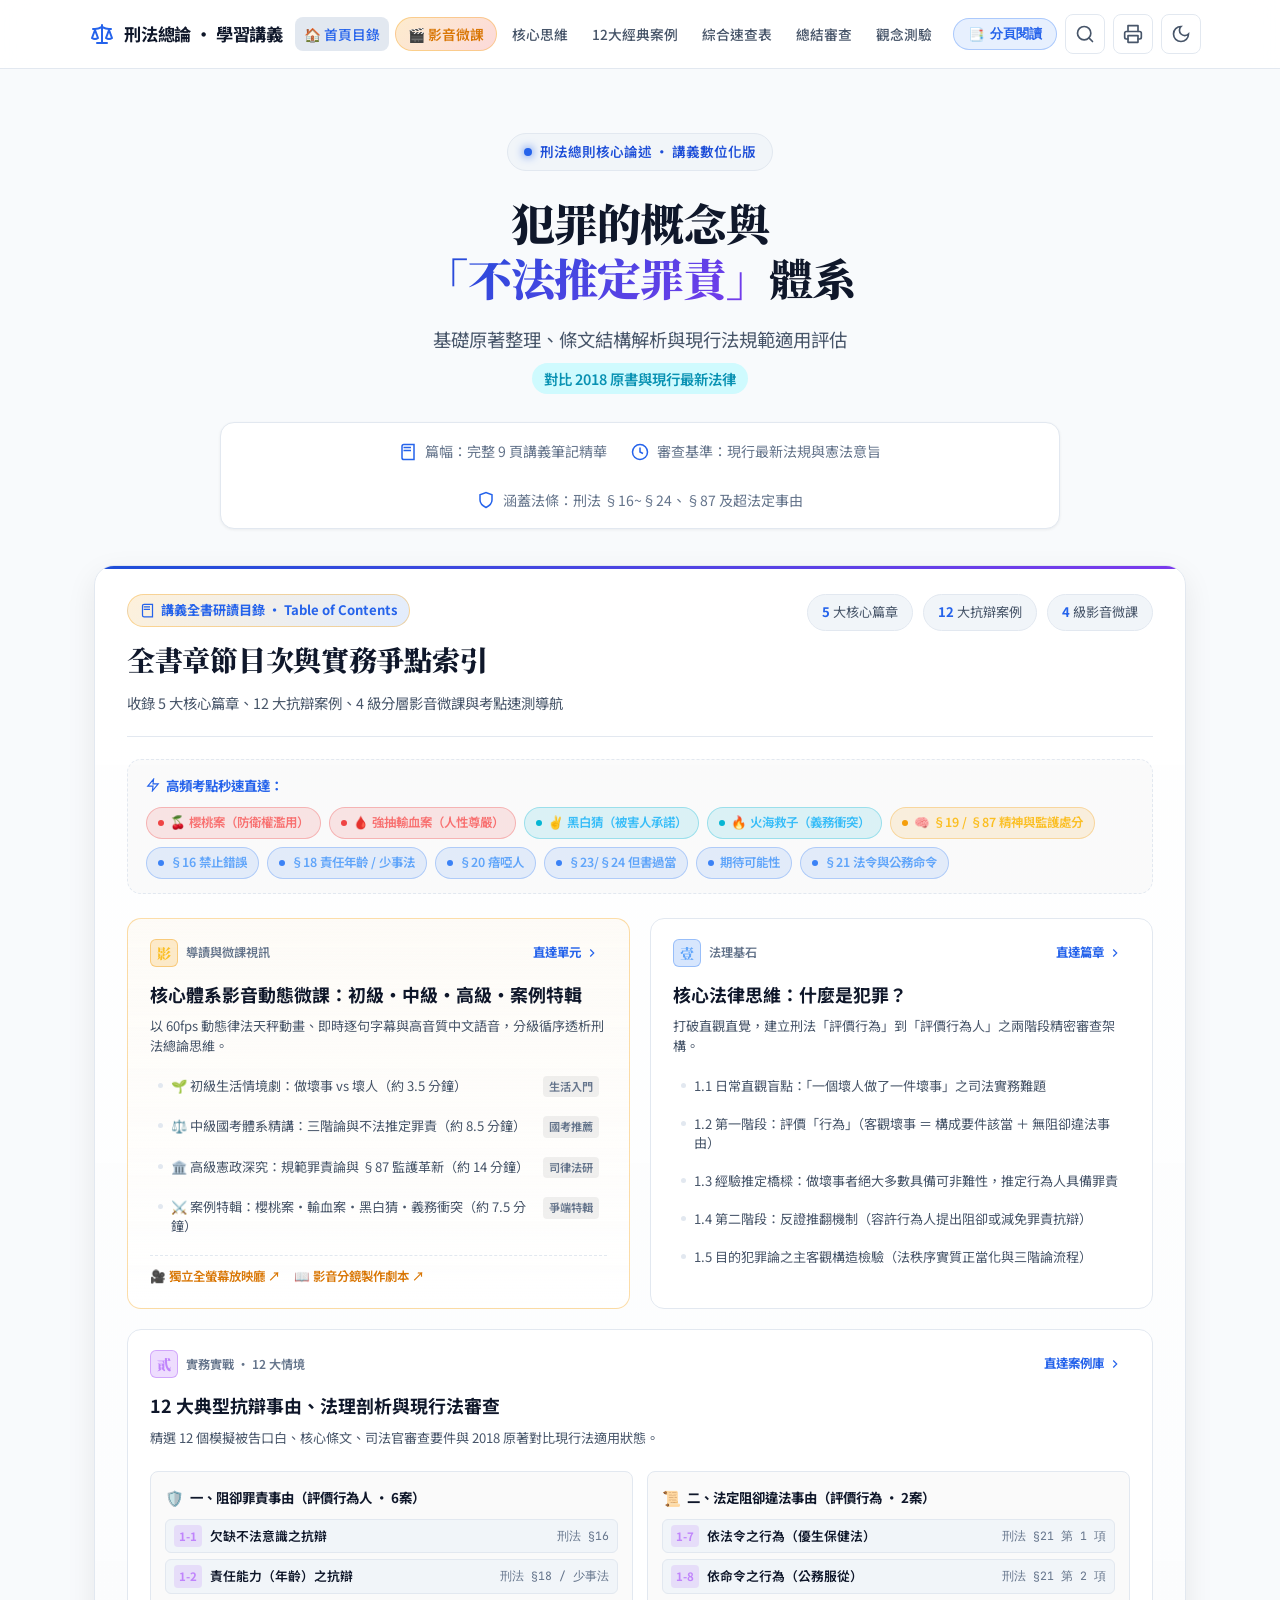
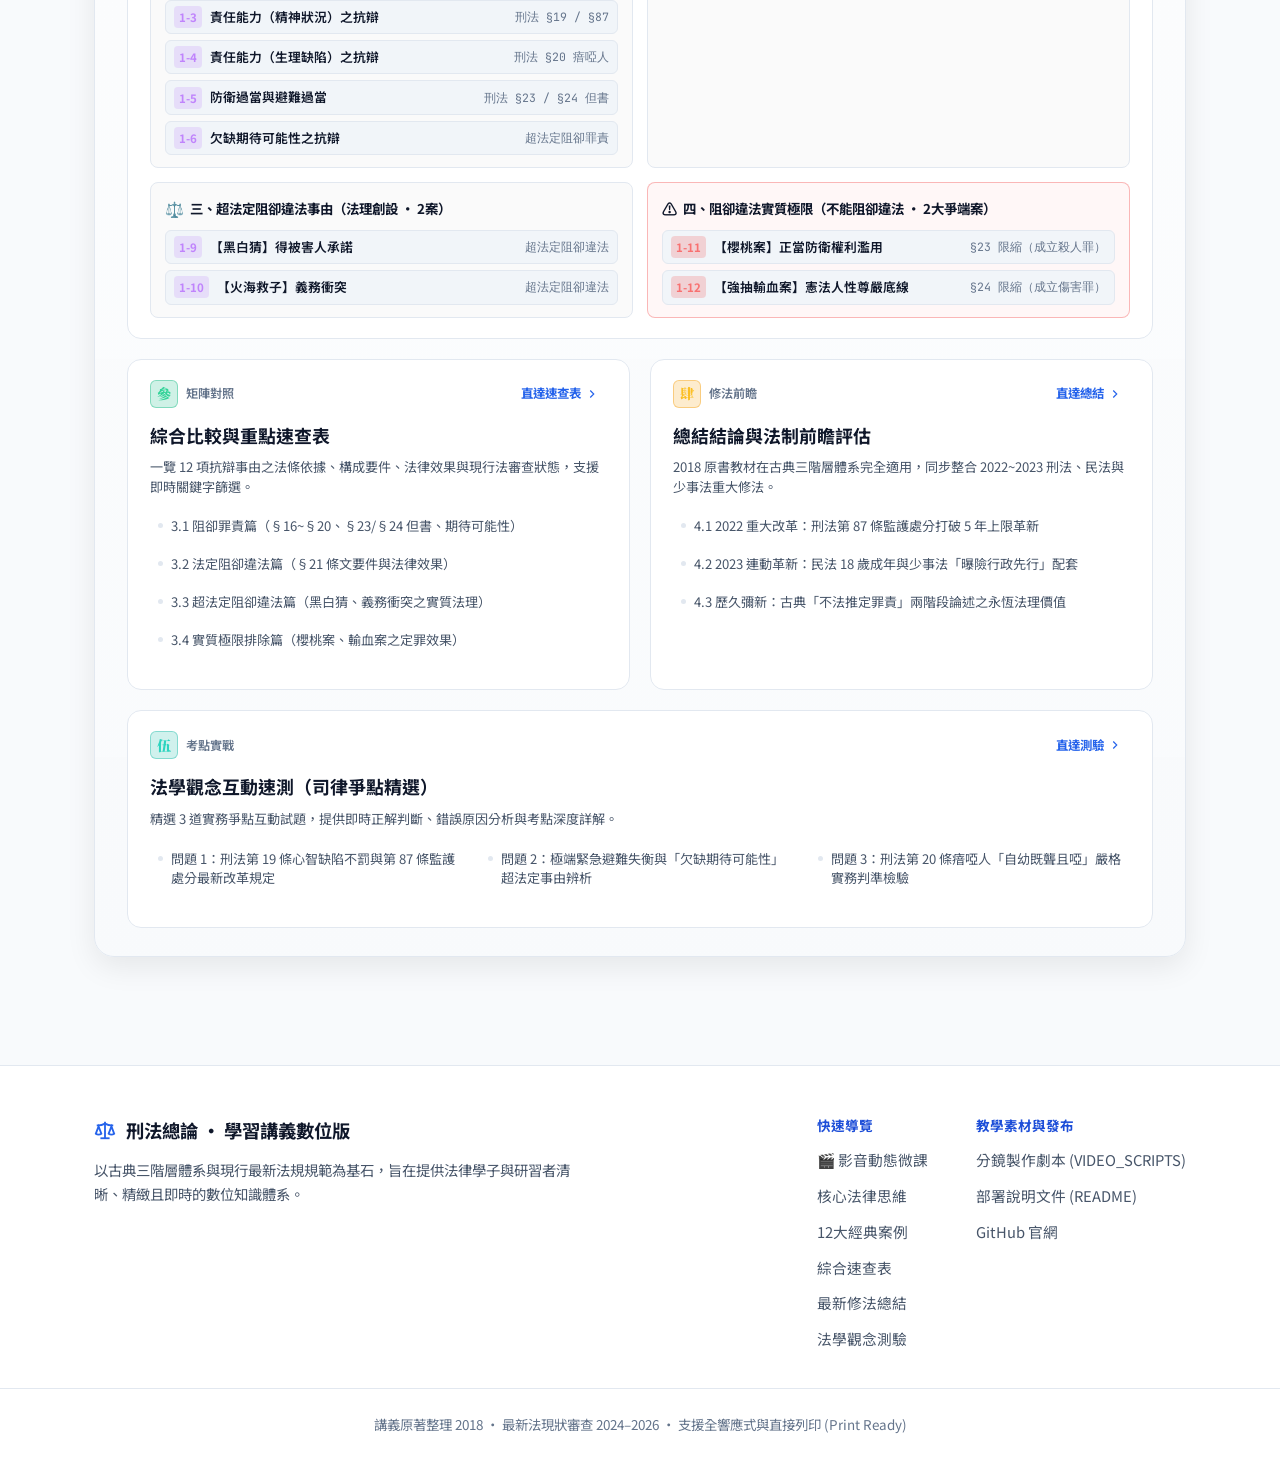
<file: index.html>
<!DOCTYPE html>
<html lang="zh-TW" data-theme="dark">
<head>
  <meta charset="UTF-8">
  <meta name="viewport" content="width=device-width, initial-scale=1.0">
  <title>刑法總論 • 學習講義｜犯罪概念與「不法推定罪責」體系</title>
  <meta name="description" content="刑法總論學習講義：深入解析犯罪概念與「不法推定罪責」兩階段判斷體系、6大抗辯事由實例解析、刑法第16條至第20條條文剖析與2022-2023現行法最新改革檢視。">
  
  <!-- Google Fonts: Noto Serif TC (權威法學襯線) & Noto Sans TC (現代無襯線) & JetBrains Mono -->
  <link rel="preconnect" href="https://fonts.googleapis.com">
  <link rel="preconnect" href="https://fonts.gstatic.com" crossorigin>
  <link href="https://fonts.googleapis.com/css2?family=JetBrains+Mono:wght@400;600&family=Noto+Sans+TC:wght@300;400;500;600;700&family=Noto+Serif+TC:wght@600;700;900&display=swap" rel="stylesheet">
  
  <link rel="stylesheet" href="css/style.css">
</head>
<body class="view-mode-toc">
  <!-- 頂部進度條 -->
  <div id="readingProgress" class="reading-progress"></div>

  <!-- 頂部固定導覽列 -->
  <header class="navbar">
    <div class="nav-container">
      <a href="#section-hero" class="brand-logo" title="回到講義首頁">
        <svg class="icon-scale" viewBox="0 0 24 24" fill="none" stroke="currentColor" stroke-width="2" stroke-linecap="round" stroke-linejoin="round">
          <path d="m16 16 3-8 3 8c-.87.65-1.92 1-3 1s-2.13-.35-3-1Z"/>
          <path d="m2 16 3-8 3 8c-.87.65-1.92 1-3 1s-2.13-.35-3-1Z"/>
          <path d="M7 21h10"/>
          <path d="M12 3v18"/>
          <path d="M3 7h2c2 0 5-1 7-2 2 1 5 2 7 2h2"/>
        </svg>
        <span class="brand-text">刑法總論 • 學習講義</span>
      </a>

      <nav class="nav-links">
        <a href="#section-hero" class="nav-link active" id="navLinkHome">🏠 首頁目錄</a>
        <a href="#section-video" class="nav-link nav-link-highlight">🎬 影音微課</a>
        <a href="#section-core" class="nav-link">核心思維</a>
        <a href="#section-cases" class="nav-link">12大經典案例</a>
        <a href="#section-table" class="nav-link">綜合速查表</a>
        <a href="#section-summary" class="nav-link">總結審查</a>
        <a href="#section-quiz" class="nav-link">觀念測驗</a>
      </nav>

      <div class="nav-actions">
        <!-- 閱讀模式切換按鈕 (分頁閱讀 / 全文連續) -->
        <button id="viewModeToggleBtn" class="btn-text-pill" title="切換模式：章節分頁閱讀（預設）／全文連續瀏覽" aria-label="切換閱讀模式">
          <span class="mode-icon">📑</span>
          <span class="mode-text">分頁閱讀</span>
        </button>

        <!-- 搜尋觸發按鈕 -->
        <button id="searchTriggerBtn" class="btn-icon" title="搜尋抗辯事由" aria-label="搜尋">
          <svg viewBox="0 0 24 24" fill="none" stroke="currentColor" stroke-width="2" stroke-linecap="round" stroke-linejoin="round">
            <circle cx="11" cy="11" r="8"/>
            <path d="m21 21-4.3-4.3"/>
          </svg>
        </button>

        <!-- 列印按鈕 -->
        <button id="printBtn" class="btn-icon" title="列印講義 / 匯出 PDF" aria-label="列印">
          <svg viewBox="0 0 24 24" fill="none" stroke="currentColor" stroke-width="2" stroke-linecap="round" stroke-linejoin="round">
            <path d="M6 9V2h12v7"/>
            <path d="M6 18H4a2 2 0 0 1-2-2v-5a2 2 0 0 1 2-2h16a2 2 0 0 1 2 2v5a2 2 0 0 1-2 2h-2"/>
            <path d="M6 14h12v8H6z"/>
          </svg>
        </button>

        <!-- 深淺模式切換 -->
        <button id="themeToggleBtn" class="btn-icon" title="切換深色/明亮模式" aria-label="切換主題">
          <svg class="sun-icon" viewBox="0 0 24 24" fill="none" stroke="currentColor" stroke-width="2">
            <circle cx="12" cy="12" r="4"/>
            <path d="M12 2v2M12 20v2M4.93 4.93l1.41 1.41M17.66 17.66l1.41 1.41M2 12h2M20 12h2M6.34 17.66l-1.41 1.41M19.07 4.93l-1.41 1.41"/>
          </svg>
          <svg class="moon-icon" viewBox="0 0 24 24" fill="none" stroke="currentColor" stroke-width="2">
            <path d="M12 3a6 6 0 0 0 9 9 9 9 0 1 1-9-9Z"/>
          </svg>
        </button>

        <!-- 手機版漢堡選單按鈕 (Mobile Menu Toggle Button) -->
        <button id="mobileMenuBtn" class="btn-icon mobile-menu-btn" title="開啟手機選單" aria-label="切換手機選單" aria-expanded="false">
          <span class="hamburger-box">
            <span class="hamburger-line line-1"></span>
            <span class="hamburger-line line-2"></span>
            <span class="hamburger-line line-3"></span>
          </span>
        </button>
      </div>
    </div>

    <!-- 手機版下拉導覽抽屜 (Mobile Nav Drawer) -->
    <div id="mobileDrawer" class="mobile-drawer" aria-hidden="true">
      <div class="mobile-drawer-inner">
        <div class="drawer-header">
          <span class="drawer-title">📌 章節快速導覽</span>
          <span class="drawer-badge">12大經典案例</span>
        </div>
        <nav class="mobile-drawer-links">
          <a href="#section-hero" class="mobile-drawer-link">
            <span class="drawer-link-icon">🏠</span>
            <span class="drawer-link-text">
              <strong>講義首頁</strong>
              <small>體系總覽・學習地圖與封面</small>
            </span>
          </a>
          <a href="#cover-toc" class="mobile-drawer-link">
            <span class="drawer-link-icon">📑</span>
            <span class="drawer-link-text">
              <strong>講義全書研讀目錄</strong>
              <small>5 大核心篇章・12 大案例索引</small>
            </span>
          </a>
          <a href="#section-video" class="mobile-drawer-link">
            <span class="drawer-link-icon">🎬</span>
            <span class="drawer-link-text">
              <strong>影音動態微課</strong>
              <small>4大分級與案例特輯放映</small>
            </span>
          </a>
          <a href="#section-core" class="mobile-drawer-link">
            <span class="drawer-link-icon">⚖️</span>
            <span class="drawer-link-text">
              <strong>核心法律思維</strong>
              <small>不法雙指標與目的犯罪論</small>
            </span>
          </a>
          <a href="#section-cases" class="mobile-drawer-link">
            <span class="drawer-link-icon">📚</span>
            <span class="drawer-link-text">
              <strong>12大經典案例庫</strong>
              <small>櫻桃案・輸血案・黑白猜・責任能力</small>
            </span>
          </a>
          <a href="#section-table" class="mobile-drawer-link">
            <span class="drawer-link-icon">📊</span>
            <span class="drawer-link-text">
              <strong>綜合重點速查表</strong>
              <small>12項抗辯事由與現行法審查</small>
            </span>
          </a>
          <a href="#section-summary" class="mobile-drawer-link">
            <span class="drawer-link-icon">🏛️</span>
            <span class="drawer-link-text">
              <strong>最新修法與總結</strong>
              <small>§87監護處分改革與少事法連動</small>
            </span>
          </a>
          <a href="#section-quiz" class="mobile-drawer-link">
            <span class="drawer-link-icon">💡</span>
            <span class="drawer-link-text">
              <strong>法學觀念測驗</strong>
              <small>經典國考爭點實戰速測</small>
            </span>
          </a>
        </nav>
        <div class="drawer-footer">
          <a href="video.html" class="drawer-theater-btn">
            <span>🎥 進入獨立全螢幕放映廳</span>
            <svg viewBox="0 0 24 24" fill="none" stroke="currentColor" stroke-width="2"><path d="m9 18 6-6-6-6"/></svg>
          </a>
        </div>
      </div>
    </div>
  </header>

  <!-- 主體內容 -->
  <main class="container">
    
    <!-- Hero 標題區 (講義首頁入口) -->
    <section id="section-hero" class="hero-section">
      <div class="hero-badge">
        <span class="badge-dot"></span> 刑法總則核心論述 • 講義數位化版
      </div>
      <h1 class="hero-title">犯罪的概念與<br><span class="gradient-text">「不法推定罪責」</span>體系</h1>
      <p class="hero-subtitle">
        基礎原著整理、條文結構解析與現行法規範適用評估
        <span class="tag-compare">對比 2018 原書與現行最新法律</span>
      </p>

      <div class="hero-meta-bar">
        <div class="meta-item">
          <svg viewBox="0 0 24 24" fill="none" stroke="currentColor" stroke-width="2"><path d="M4 19.5v-15A2.5 2.5 0 0 1 6.5 2H20v20H6.5a2.5 2.5 0 0 1-2.5-2.5Z"/><path d="M6 6h10M6 10h10"/></svg>
          <span>篇幅：完整 9 頁講義筆記精華</span>
        </div>
        <div class="meta-item">
          <svg viewBox="0 0 24 24" fill="none" stroke="currentColor" stroke-width="2"><circle cx="12" cy="12" r="10"/><polyline points="12 6 12 12 16 14"/></svg>
          <span>審查基準：現行最新法規與憲法意旨</span>
        </div>
        <div class="meta-item">
          <svg viewBox="0 0 24 24" fill="none" stroke="currentColor" stroke-width="2"><path d="M12 22s8-4 8-10V5l-8-3-8 3v7c0 6 8 10 8 10z"/></svg>
          <span>涵蓋法條：刑法 §16~§24、§87 及超法定事由</span>
        </div>
      </div>

      <!-- 講義全書研讀目錄 (Cover Table of Contents) -->
      <div class="cover-toc-card" id="cover-toc">
        <div class="toc-header">
          <div class="toc-title-group">
            <span class="toc-badge">
              <svg viewBox="0 0 24 24" fill="none" stroke="currentColor" stroke-width="2"><path d="M4 19.5v-15A2.5 2.5 0 0 1 6.5 2H20v20H6.5a2.5 2.5 0 0 1-2.5-2.5Z"/><path d="M6 6h10M6 10h10"/></svg>
              講義全書研讀目錄 • Table of Contents
            </span>
            <h2 class="toc-main-title">全書章節目次與實務爭點索引</h2>
            <p class="toc-subtitle">收錄 5 大核心篇章、12 大抗辯案例、4 級分層影音微課與考點速測導航</p>
          </div>
          <div class="toc-stats-badges">
            <span class="toc-stat-pill"><strong id="tocChapterCount">5</strong> 大核心篇章</span>
            <span class="toc-stat-pill"><strong id="tocCaseCount">12</strong> 大抗辯案例</span>
            <span class="toc-stat-pill"><strong>4</strong> 級影音微課</span>
          </div>
        </div>

        <!-- 爭點秒速傳送門 (Hot Topics Quick Jump Chips) -->
        <div class="toc-quick-jump">
          <div class="quick-jump-label">
            <svg viewBox="0 0 24 24" fill="none" stroke="currentColor" stroke-width="2"><polygon points="13 2 3 14 12 14 11 22 21 10 12 10 13 2"/></svg>
            <span>高頻考點秒速直達：</span>
          </div>
          <div class="quick-jump-chips">
            <a href="#case-11" class="toc-chip chip-red" title="跳轉至 案例 1-11 櫻桃案">
              <span class="chip-dot"></span> 🍒 櫻桃案（防衛權濫用）
            </a>
            <a href="#case-12" class="toc-chip chip-red" title="跳轉至 案例 1-12 強抽輸血案">
              <span class="chip-dot"></span> 🩸 強抽輸血案（人性尊嚴）
            </a>
            <a href="#case-9" class="toc-chip chip-cyan" title="跳轉至 案例 1-9 黑白猜打巴掌案">
              <span class="chip-dot"></span> ✌️ 黑白猜（被害人承諾）
            </a>
            <a href="#case-10" class="toc-chip chip-cyan" title="跳轉至 案例 1-10 火海救子案">
              <span class="chip-dot"></span> 🔥 火海救子（義務衝突）
            </a>
            <a href="#case-3" class="toc-chip chip-amber" title="跳轉至 案例 1-3 精神障礙與§87改革">
              <span class="chip-dot"></span> 🧠 §19 / §87 精神與監護處分
            </a>
            <a href="#case-1" class="toc-chip chip-blue" title="跳轉至 案例 1-1 欠缺不法意識">
              <span class="chip-dot"></span> §16 禁止錯誤
            </a>
            <a href="#case-2" class="toc-chip chip-blue" title="跳轉至 案例 1-2 責任年齡與少事法">
              <span class="chip-dot"></span> §18 責任年齡 / 少事法
            </a>
            <a href="#case-4" class="toc-chip chip-blue" title="跳轉至 案例 1-4 瘖啞人生理缺陷">
              <span class="chip-dot"></span> §20 瘖啞人
            </a>
            <a href="#case-5" class="toc-chip chip-blue" title="跳轉至 案例 1-5 防衛避難過當">
              <span class="chip-dot"></span> §23/§24 但書過當
            </a>
            <a href="#case-6" class="toc-chip chip-blue" title="跳轉至 案例 1-6 欠缺期待可能性">
              <span class="chip-dot"></span> 期待可能性
            </a>
            <a href="#case-7" class="toc-chip chip-blue" title="跳轉至 案例 1-7 依法令行為">
              <span class="chip-dot"></span> §21 法令與公務命令
            </a>
          </div>
        </div>

        <!-- 目錄結構網格 (TOC Multi-Column Grid) -->
        <div class="toc-grid">
          
          <!-- 導讀單元：影音微課 -->
          <div class="toc-chapter-box highlight-border">
            <div class="toc-chap-header">
              <div class="chap-badge-wrap">
                <span class="chap-num-badge amber">影</span>
                <span class="chap-scope-tag">導讀與微課視訊</span>
              </div>
              <a href="#section-video" class="chap-jump-link" title="前往影音微課單元">
                直達單元 <svg viewBox="0 0 24 24" fill="none" stroke="currentColor" stroke-width="2"><path d="m9 18 6-6-6-6"/></svg>
              </a>
            </div>
            <h3 class="toc-chap-title">
              <a href="#section-video">核心體系影音動態微課：初級・中級・高級・案例特輯</a>
            </h3>
            <p class="toc-chap-summary">
              以 60fps 動態律法天秤動畫、即時逐句字幕與高音質中文語音，分級循序透析刑法總論思維。
            </p>
            <ul class="toc-sub-list">
              <li>
                <a href="#section-video" class="toc-sub-item">
                  <span class="toc-item-dot"></span>
                  <span class="toc-item-title">🌱 初級生活情境劇：做壞事 vs 壞人（約 3.5 分鐘）</span>
                  <span class="toc-item-tag">生活入門</span>
                </a>
              </li>
              <li>
                <a href="#section-video" class="toc-sub-item">
                  <span class="toc-item-dot"></span>
                  <span class="toc-item-title">⚖️ 中級國考體系精講：三階論與不法推定罪責（約 8.5 分鐘）</span>
                  <span class="toc-item-tag">國考推薦</span>
                </a>
              </li>
              <li>
                <a href="#section-video" class="toc-sub-item">
                  <span class="toc-item-dot"></span>
                  <span class="toc-item-title">🏛️ 高級憲政深究：規範罪責論與 §87 監護革新（約 14 分鐘）</span>
                  <span class="toc-item-tag">司律法研</span>
                </a>
              </li>
              <li>
                <a href="#section-video" class="toc-sub-item">
                  <span class="toc-item-dot"></span>
                  <span class="toc-item-title">⚔️ 案例特輯：櫻桃案・輸血案・黑白猜・義務衝突（約 7.5 分鐘）</span>
                  <span class="toc-item-tag">爭端特輯</span>
                </a>
              </li>
            </ul>
            <div class="toc-chap-footer">
              <a href="video.html" target="_blank" class="toc-chap-ext-link">
                <span>🎥 獨立全螢幕放映廳 ↗</span>
              </a>
              <a href="VIDEO_SCRIPTS.md" target="_blank" class="toc-chap-ext-link">
                <span>📖 影音分鏡製作劇本 ↗</span>
              </a>
            </div>
          </div>

          <!-- 第一篇：核心法律思維 -->
          <div class="toc-chapter-box">
            <div class="toc-chap-header">
              <div class="chap-badge-wrap">
                <span class="chap-num-badge blue">壹</span>
                <span class="chap-scope-tag">法理基石</span>
              </div>
              <a href="#section-core" class="chap-jump-link" title="前往核心法律思維">
                直達篇章 <svg viewBox="0 0 24 24" fill="none" stroke="currentColor" stroke-width="2"><path d="m9 18 6-6-6-6"/></svg>
              </a>
            </div>
            <h3 class="toc-chap-title">
              <a href="#section-core">核心法律思維：什麼是犯罪？</a>
            </h3>
            <p class="toc-chap-summary">
              打破直觀直覺，建立刑法「評價行為」到「評價行為人」之兩階段精密審查架構。
            </p>
            <ul class="toc-sub-list">
              <li>
                <a href="#section-core" class="toc-sub-item">
                  <span class="toc-item-dot"></span>
                  <span class="toc-item-title">1.1 日常直觀盲點：「一個壞人做了一件壞事」之司法實務難題</span>
                </a>
              </li>
              <li>
                <a href="#flowStep1" class="toc-sub-item">
                  <span class="toc-item-dot"></span>
                  <span class="toc-item-title">1.2 第一階段：評價「行為」（客觀壞事 ＝ 構成要件該當 ＋ 無阻卻違法事由）</span>
                </a>
              </li>
              <li>
                <a href="#flowStep2" class="toc-sub-item">
                  <span class="toc-item-dot"></span>
                  <span class="toc-item-title">1.3 經驗推定橋樑：做壞事者絕大多數具備可非難性，推定行為人具備罪責</span>
                </a>
              </li>
              <li>
                <a href="#rebuttalBox" class="toc-sub-item">
                  <span class="toc-item-dot"></span>
                  <span class="toc-item-title">1.4 第二階段：反證推翻機制（容許行為人提出阻卻或減免罪責抗辯）</span>
                </a>
              </li>
              <li>
                <a href="#section-core" class="toc-sub-item">
                  <span class="toc-item-dot"></span>
                  <span class="toc-item-title">1.5 目的犯罪論之主客觀構造檢驗（法秩序實質正當化與三階論流程）</span>
                </a>
              </li>
            </ul>
          </div>

          <!-- 第二篇：12大經典案例庫 (橫跨寬欄) -->
          <div class="toc-chapter-box toc-chapter-wide">
            <div class="toc-chap-header">
              <div class="chap-badge-wrap">
                <span class="chap-num-badge purple">貳</span>
                <span class="chap-scope-tag">實務實戰 • 12 大情境</span>
              </div>
              <a href="#section-cases" class="chap-jump-link" title="前往12大經典案例庫">
                直達案例庫 <svg viewBox="0 0 24 24" fill="none" stroke="currentColor" stroke-width="2"><path d="m9 18 6-6-6-6"/></svg>
              </a>
            </div>
            <h3 class="toc-chap-title">
              <a href="#section-cases">12 大典型抗辯事由、法理剖析與現行法審查</a>
            </h3>
            <p class="toc-chap-summary">
              精選 12 個模擬被告口白、核心條文、司法官審查要件與 2018 原著對比現行法適用狀態。
            </p>

            <!-- 案例四大子分類 -->
            <div class="toc-cases-subgroups">
              <!-- 子分類 1: 阻卻罪責 -->
              <div class="cases-subgroup">
                <div class="subgroup-title">
                  <span class="group-icon">🛡️</span>
                  <span>一、阻卻罪責事由（評價行為人 • 6案）</span>
                </div>
                <div class="subgroup-cases-grid">
                  <a href="#case-1" class="toc-case-link" title="案例 1-1 欠缺不法意識">
                    <span class="case-idx">1-1</span>
                    <span class="case-name">欠缺不法意識之抗辯</span>
                    <span class="case-law">刑法 §16</span>
                  </a>
                  <a href="#case-2" class="toc-case-link" title="案例 1-2 責任能力(年齡)">
                    <span class="case-idx">1-2</span>
                    <span class="case-name">責任能力（年齡）之抗辯</span>
                    <span class="case-law">刑法 §18 / 少事法</span>
                  </a>
                  <a href="#case-3" class="toc-case-link" title="案例 1-3 責任能力(精神狀況)">
                    <span class="case-idx">1-3</span>
                    <span class="case-name">責任能力（精神狀況）之抗辯</span>
                    <span class="case-law">刑法 §19 / §87</span>
                  </a>
                  <a href="#case-4" class="toc-case-link" title="案例 1-4 責任能力(生理缺陷)">
                    <span class="case-idx">1-4</span>
                    <span class="case-name">責任能力（生理缺陷）之抗辯</span>
                    <span class="case-law">刑法 §20 瘖啞人</span>
                  </a>
                  <a href="#case-5" class="toc-case-link" title="案例 1-5 防衛避難過當">
                    <span class="case-idx">1-5</span>
                    <span class="case-name">防衛過當與避難過當</span>
                    <span class="case-law">刑法 §23 / §24 但書</span>
                  </a>
                  <a href="#case-6" class="toc-case-link" title="案例 1-6 欠缺期待可能性">
                    <span class="case-idx">1-6</span>
                    <span class="case-name">欠缺期待可能性之抗辯</span>
                    <span class="case-law">超法定阻卻罪責</span>
                  </a>
                </div>
              </div>

              <!-- 子分類 2: 法定阻卻違法 -->
              <div class="cases-subgroup">
                <div class="subgroup-title">
                  <span class="group-icon">📜</span>
                  <span>二、法定阻卻違法事由（評價行為 • 2案）</span>
                </div>
                <div class="subgroup-cases-grid">
                  <a href="#case-7" class="toc-case-link" title="案例 1-7 依法令之行為">
                    <span class="case-idx">1-7</span>
                    <span class="case-name">依法令之行為（優生保健法）</span>
                    <span class="case-law">刑法 §21 第 1 項</span>
                  </a>
                  <a href="#case-8" class="toc-case-link" title="案例 1-8 依命令之行為">
                    <span class="case-idx">1-8</span>
                    <span class="case-name">依命令之行為（公務服從）</span>
                    <span class="case-law">刑法 §21 第 2 項</span>
                  </a>
                </div>
              </div>

              <!-- 子分類 3: 超法定阻卻違法 -->
              <div class="cases-subgroup">
                <div class="subgroup-title">
                  <span class="group-icon">⚖️</span>
                  <span>三、超法定阻卻違法事由（法理創設 • 2案）</span>
                </div>
                <div class="subgroup-cases-grid">
                  <a href="#case-9" class="toc-case-link" title="案例 1-9 【黑白猜打巴掌案】">
                    <span class="case-idx">1-9</span>
                    <span class="case-name">【黑白猜】得被害人承諾</span>
                    <span class="case-law">超法定阻卻違法</span>
                  </a>
                  <a href="#case-10" class="toc-case-link" title="案例 1-10 【火海救子案】">
                    <span class="case-idx">1-10</span>
                    <span class="case-name">【火海救子】義務衝突</span>
                    <span class="case-law">超法定阻卻違法</span>
                  </a>
                </div>
              </div>

              <!-- 子分類 4: 實質極限排除 -->
              <div class="cases-subgroup highlight-group">
                <div class="subgroup-title">
                  <span class="group-icon">⚠️</span>
                  <span>四、阻卻違法實質極限（不能阻卻違法 • 2大爭端案）</span>
                </div>
                <div class="subgroup-cases-grid">
                  <a href="#case-11" class="toc-case-link alert-link" title="案例 1-11 【櫻桃案】權利濫用">
                    <span class="case-idx alert">1-11</span>
                    <span class="case-name">【櫻桃案】正當防衛權利濫用</span>
                    <span class="case-law">§23 限縮（成立殺人罪）</span>
                  </a>
                  <a href="#case-12" class="toc-case-link alert-link" title="案例 1-12 【強抽輸血案】人性尊嚴">
                    <span class="case-idx alert">1-12</span>
                    <span class="case-name">【強抽輸血案】憲法人性尊嚴底線</span>
                    <span class="case-law">§24 限縮（成立傷害罪）</span>
                  </a>
                </div>
              </div>
            </div>
          </div>

          <!-- 第三篇：綜合重點速查表 -->
          <div class="toc-chapter-box">
            <div class="toc-chap-header">
              <div class="chap-badge-wrap">
                <span class="chap-num-badge green">參</span>
                <span class="chap-scope-tag">矩陣對照</span>
              </div>
              <a href="#section-table" class="chap-jump-link" title="前往綜合重點速查表">
                直達速查表 <svg viewBox="0 0 24 24" fill="none" stroke="currentColor" stroke-width="2"><path d="m9 18 6-6-6-6"/></svg>
              </a>
            </div>
            <h3 class="toc-chap-title">
              <a href="#section-table">綜合比較與重點速查表</a>
            </h3>
            <p class="toc-chap-summary">
              一覽 12 項抗辯事由之法條依據、構成要件、法律效果與現行法審查狀態，支援即時關鍵字篩選。
            </p>
            <ul class="toc-sub-list">
              <li>
                <a href="#section-table" class="toc-sub-item">
                  <span class="toc-item-dot"></span>
                  <span class="toc-item-title">3.1 阻卻罪責篇（§16~§20、§23/§24 但書、期待可能性）</span>
                </a>
              </li>
              <li>
                <a href="#section-table" class="toc-sub-item">
                  <span class="toc-item-dot"></span>
                  <span class="toc-item-title">3.2 法定阻卻違法篇（§21 條文要件與法律效果）</span>
                </a>
              </li>
              <li>
                <a href="#section-table" class="toc-sub-item">
                  <span class="toc-item-dot"></span>
                  <span class="toc-item-title">3.3 超法定阻卻違法篇（黑白猜、義務衝突之實質法理）</span>
                </a>
              </li>
              <li>
                <a href="#section-table" class="toc-sub-item">
                  <span class="toc-item-dot"></span>
                  <span class="toc-item-title">3.4 實質極限排除篇（櫻桃案、輸血案之定罪效果）</span>
                </a>
              </li>
            </ul>
          </div>

          <!-- 第四篇：總結結論與法制前瞻 -->
          <div class="toc-chapter-box">
            <div class="toc-chap-header">
              <div class="chap-badge-wrap">
                <span class="chap-num-badge amber">肆</span>
                <span class="chap-scope-tag">修法前瞻</span>
              </div>
              <a href="#section-summary" class="chap-jump-link" title="前往總結結論">
                直達總結 <svg viewBox="0 0 24 24" fill="none" stroke="currentColor" stroke-width="2"><path d="m9 18 6-6-6-6"/></svg>
              </a>
            </div>
            <h3 class="toc-chap-title">
              <a href="#section-summary">總結結論與法制前瞻評估</a>
            </h3>
            <p class="toc-chap-summary">
              2018 原書教材在古典三階層體系完全適用，同步整合 2022~2023 刑法、民法與少事法重大修法。
            </p>
            <ul class="toc-sub-list">
              <li>
                <a href="#section-summary" class="toc-sub-item">
                  <span class="toc-item-dot"></span>
                  <span class="toc-item-title">4.1 2022 重大改革：刑法第 87 條監護處分打破 5 年上限革新</span>
                </a>
              </li>
              <li>
                <a href="#section-summary" class="toc-sub-item">
                  <span class="toc-item-dot"></span>
                  <span class="toc-item-title">4.2 2023 連動革新：民法 18 歲成年與少事法「曝險行政先行」配套</span>
                </a>
              </li>
              <li>
                <a href="#section-summary" class="toc-sub-item">
                  <span class="toc-item-dot"></span>
                  <span class="toc-item-title">4.3 歷久彌新：古典「不法推定罪責」兩階段論述之永恆法理價值</span>
                </a>
              </li>
            </ul>
          </div>

          <!-- 第五篇：法學觀念互動速測 -->
          <div class="toc-chapter-box toc-chapter-wide">
            <div class="toc-chap-header">
              <div class="chap-badge-wrap">
                <span class="chap-num-badge teal">伍</span>
                <span class="chap-scope-tag">考點實戰</span>
              </div>
              <a href="#section-quiz" class="chap-jump-link" title="前往法學觀念測驗">
                直達測驗 <svg viewBox="0 0 24 24" fill="none" stroke="currentColor" stroke-width="2"><path d="m9 18 6-6-6-6"/></svg>
              </a>
            </div>
            <h3 class="toc-chap-title">
              <a href="#section-quiz">法學觀念互動速測（司律爭點精選）</a>
            </h3>
            <p class="toc-chap-summary">
              精選 3 道實務爭點互動試題，提供即時正解判斷、錯誤原因分析與考點深度詳解。
            </p>
            <ul class="toc-sub-list toc-sub-list-grid">
              <li>
                <a href="#section-quiz" class="toc-sub-item">
                  <span class="toc-item-dot"></span>
                  <span class="toc-item-title">問題 1：刑法第 19 條心智缺陷不罰與第 87 條監護處分最新改革規定</span>
                </a>
              </li>
              <li>
                <a href="#section-quiz" class="toc-sub-item">
                  <span class="toc-item-dot"></span>
                  <span class="toc-item-title">問題 2：極端緊急避難失衡與「欠缺期待可能性」超法定事由辨析</span>
                </a>
              </li>
              <li>
                <a href="#section-quiz" class="toc-sub-item">
                  <span class="toc-item-dot"></span>
                  <span class="toc-item-title">問題 3：刑法第 20 條瘖啞人「自幼既聾且啞」嚴格實務判準檢驗</span>
                </a>
              </li>
            </ul>
          </div>

        </div>
      </div>
    </section>

    <!-- 影音講解微課：互動動態播放器（初級／中級／高級） -->
    <section id="section-video" class="content-section video-section">
      <!-- 章節頂部導航條 -->
      <div class="chapter-nav-header">
        <a href="#section-hero" class="btn-back-to-toc" title="返回講義首頁基本目錄">
          <svg viewBox="0 0 24 24" fill="none" stroke="currentColor" stroke-width="2"><path d="m15 18-6-6 6-6"/></svg>
          <span>← 返回全書目錄</span>
        </a>
        <div class="chapter-nav-info">
          <span class="chapter-current-tag">📖 當前章節：導讀 • 影音動態微課</span>
        </div>
        <div class="chapter-nav-pagination">
          <button class="btn-chap-nav prev-chap disabled" title="已是第一章" disabled>
            <svg viewBox="0 0 24 24" fill="none" stroke="currentColor" stroke-width="2"><path d="m15 18-6-6 6-6"/></svg> 上一章
          </button>
          <a href="#section-core" class="btn-chap-nav next-chap" title="前往第一篇：核心法律思維">
            下一章 <svg viewBox="0 0 24 24" fill="none" stroke="currentColor" stroke-width="2"><path d="m9 18 6-6-6-6"/></svg>
          </a>
        </div>
      </div>

      <div class="section-header">
        <div class="section-number">影</div>
        <div>
          <div class="video-section-badge">
            <span class="live-dot"></span> 互動微課視訊系統 • 3大分級精講
          </div>
          <h2 class="section-title">核心體系影音動態微課：初級・中級・高級</h2>
          <p class="section-desc">透過現代動態分鏡視訊、實時字幕與智慧語音導覽，循序漸進掌握「不法推定罪責」體系</p>
        </div>
      </div>

      <!-- 級別切換選項卡 (Level Selector Tabs) -->
      <div class="video-level-tabs" role="tablist">
        <button class="level-tab active" data-level="beginner" role="tab" aria-selected="true">
          <span class="tab-icon">🌱</span>
          <span class="tab-info">
            <span class="tab-title">初級版：生活情境劇入門</span>
            <span class="tab-meta">適合初學與公民課 • 4大分鏡情境</span>
          </span>
        </button>
        <button class="level-tab" data-level="intermediate" role="tab" aria-selected="false">
          <span class="tab-icon">⚖️</span>
          <span class="tab-info">
            <span class="tab-title">中級版：國考與法學體系精講</span>
            <span class="tab-meta">適合法律系與國考 • 三階與6大抗辯</span>
          </span>
        </button>
        <button class="level-tab" data-level="advanced" role="tab" aria-selected="false">
          <span class="tab-icon">🏛️</span>
          <span class="tab-info">
            <span class="tab-title">高級版：法學深究與最新憲判修法</span>
            <span class="tab-meta">適合法研所與司律 • 規範罪責與§87革新</span>
          </span>
        </button>
        <button class="level-tab" data-level="cases" role="tab" aria-selected="false">
          <span class="tab-icon">⚔️</span>
          <span class="tab-info">
            <span class="tab-title">案例特輯：阻卻違法之極限</span>
            <span class="tab-meta">櫻桃案 • 輸血案 • 黑白猜 • 義務衝突</span>
          </span>
        </button>
      </div>

      <!-- 播放器主容器 -->
      <div class="video-player-container" id="videoPlayerContainer">
        <!-- 左側：動態視訊舞台 (16:9 Stage) -->
        <div class="video-screen-wrapper">
          <div class="video-screen" id="videoScreen">
            <!-- 頂部資訊列 (Stage Header) -->
            <div class="stage-header">
              <div class="stage-tag-group">
                <span class="stage-badge-level" id="stageLevelBadge">🌱 初級生活情境版</span>
                <span class="stage-badge-chap" id="stageChapBadge">分鏡 1 / 4</span>
                <span class="live-status-pill" id="liveStatusPill">⏸ 點擊播放</span>
              </div>
              <div class="stage-voice-indicator" id="voiceIndicator" title="高音質中文自然人聲導覽">
                <span class="sound-wave"></span>
                <span class="sound-wave"></span>
                <span class="sound-wave"></span>
                <span class="sound-text" id="voiceIndicatorText">自然中文語音就緒</span>
              </div>
            </div>

            <!-- 中央純淨 16:9 動態視訊畫布 (Unobstructed Motion Screen) -->
            <div class="stage-canvas" id="stageCanvas">
              <!-- 動態 Canvas 繪製即時視訊圖形動畫 -->
              <canvas id="videoCanvas" width="960" height="540" class="video-canvas-element"></canvas>

              <!-- 大封面播放按鈕蒙版 (點擊直接開始播放影片) -->
              <div class="video-poster-overlay" id="videoPosterOverlay">
                <div class="poster-badge" id="posterBadge">🌱 初級生活情境入門篇</div>
                <h2 class="poster-title" id="posterTitle">犯罪的概念與「不法推定罪責」</h2>
                <p class="poster-subtitle" id="posterSubtitle">做了一件壞事 ＝ 這個人一定是壞人嗎？</p>
                <button class="big-play-btn" id="bigPlayBtn" aria-label="點擊播放影片">
                  <div class="big-play-ripple"></div>
                  <div class="big-play-icon">▶</div>
                </button>
                <span class="poster-hint">點擊中央大按鈕 立即播放講解影片</span>
              </div>
            </div>

            <!-- 字幕浮動面板 (Subtitles Overlay) -->
            <div class="subtitles-panel" id="subtitlesPanel">
              <div class="subtitle-badge">即時旁白字幕</div>
              <p class="subtitle-text" id="subtitleText">點擊下方播放鈕，開始為您進行本章節影音動畫講解...</p>
            </div>

            <!-- 底部播放控制列 (Player Control Bar) -->
            <div class="player-controls">
              <!-- 進度條 -->
              <div class="progress-bar-container" id="videoProgressContainer" title="點擊跳轉進度">
                <div class="progress-bar-bg">
                  <div class="progress-bar-fill" id="videoProgressBar"></div>
                </div>
              </div>

              <!-- 按鈕工具列 -->
              <div class="control-buttons-row">
                <div class="ctrl-group-left">
                  <!-- 上一幕 -->
                  <button class="ctrl-btn" id="prevSlideBtn" title="上一分鏡 (←)" aria-label="上一分鏡">
                    <svg viewBox="0 0 24 24" fill="none" stroke="currentColor" stroke-width="2"><polygon points="19 20 9 12 19 4 19 20"/><line x1="5" y1="19" x2="5" y2="5"/></svg>
                  </button>
                  <!-- 播放/暫停主按鈕 -->
                  <button class="ctrl-btn btn-play" id="playToggleBtn" title="播放 / 暫停 (空白鍵)" aria-label="播放">
                    <svg class="icon-play" viewBox="0 0 24 24" fill="currentColor"><polygon points="5 3 19 12 5 21 5 3"/></svg>
                    <svg class="icon-pause" viewBox="0 0 24 24" fill="currentColor" style="display:none;"><rect x="6" y="4" width="4" height="16"/><rect x="14" y="4" width="4" height="16"/></svg>
                  </button>
                  <!-- 下一幕 -->
                  <button class="ctrl-btn" id="nextSlideBtn" title="下一分鏡 (→)" aria-label="下一分鏡">
                    <svg viewBox="0 0 24 24" fill="none" stroke="currentColor" stroke-width="2"><polygon points="5 4 15 12 5 20 5 4"/><line x1="19" y1="5" x2="19" y2="19"/></svg>
                  </button>
                  <!-- 時間顯示 -->
                  <div class="time-display">
                    <span id="currentTime">00:00</span> / <span id="totalTime">03:45</span>
                  </div>
                </div>

                <div class="ctrl-group-right">
                  <!-- 語音朗讀開關 -->
                  <button class="ctrl-btn btn-text" id="voiceToggleBtn" title="開啟/關閉中文語音導覽朗讀">
                    <svg viewBox="0 0 24 24" fill="none" stroke="currentColor" stroke-width="2"><polygon points="11 5 6 9 2 9 2 15 6 15 11 19 11 5"/><path d="M19.07 4.93a10 10 0 0 1 0 14.14M15.54 8.46a5 5 0 0 1 0 7.07"/></svg>
                    <span class="ctrl-label">語音旁白</span>
                  </button>

                  <!-- 語速選擇 -->
                  <button class="ctrl-btn btn-text" id="speedToggleBtn" title="切換播放倍速">
                    <span id="speedLabel">1.0x</span>
                  </button>
                  <!-- 下載影片檔 -->
                  <button class="ctrl-btn btn-text" id="exportVideoBtn" title="匯出下載本分鏡錄影檔 (.webm)">
                    <svg viewBox="0 0 24 24" fill="none" stroke="currentColor" stroke-width="2"><path d="M21 15v4a2 2 0 0 1-2 2H5a2 2 0 0 1-2-2v-4"/><polyline points="7 10 12 15 17 10"/><line x1="12" y1="15" x2="12" y2="3"/></svg>
                    <span class="ctrl-label">下載影片</span>
                  </button>
                  <!-- 全螢幕切換 -->
                  <button class="ctrl-btn" id="fullscreenToggleBtn" title="全螢幕劇院模式" aria-label="全螢幕">
                    <svg viewBox="0 0 24 24" fill="none" stroke="currentColor" stroke-width="2"><path d="M8 3H5a2 2 0 0 0-2 2v3m18 0V5a2 2 0 0 0-2-2h-3m0 18h3a2 2 0 0 0 2-2v-3M3 16v3a2 2 0 0 0 2 2h3"/></svg>
                  </button>
                </div>
              </div>
            </div>
          </div>

          <!-- 視訊下方分鏡重點速讀卡 (Note Cards Below Video) -->
          <div class="video-slide-notes" id="videoSlideNotes">
            <div class="motion-card" id="motionCard">
              <!-- 動態注入內容 -->
            </div>
          </div>
        </div>

        <!-- 右側：分鏡章節目錄與逐字講稿 -->
        <aside class="video-sidebar">
          <div class="sidebar-header">
            <h3 class="sidebar-title">📑 分鏡目錄與考點</h3>
            <span class="sidebar-badge" id="chapCountBadge">共 4 幕</span>
          </div>

          <!-- 章節列表 -->
          <div class="chapters-list" id="chaptersList" role="list">
            <!-- 由 JS 自動渲染對應級別的章節卡片 -->
          </div>

          <!-- 側欄底部功能列 -->
          <div class="sidebar-footer">
            <button class="btn-sidebar-action" id="copyCurrentScriptBtn" title="複製當前分鏡逐字口播台詞">
              <svg viewBox="0 0 24 24" fill="none" stroke="currentColor" stroke-width="2"><rect width="14" height="14" x="8" y="8" rx="2" ry="2"/><path d="M4 16c-1.1 0-2-.9-2-2V4c0-1.1.9-2 2-2h10c1.1 0 2 .9 2 2"/></svg>
              <span>複製本幕口播稿</span>
            </button>
            <a href="VIDEO_SCRIPTS.md" target="_blank" class="btn-sidebar-action secondary" title="在新視窗開啟完整分鏡製作劇本手冊">
              <svg viewBox="0 0 24 24" fill="none" stroke="currentColor" stroke-width="2"><path d="M2 3h6a4 4 0 0 1 4 4v14a3 3 0 0 0-3-3H2z"/><path d="M22 3h-6a4 4 0 0 0-4 4v14a3 3 0 0 1 3-3h7z"/></svg>
              <span>完整劇本手冊</span>
            </a>
          </div>
        </aside>
      </div>

      <!-- 章節底部導航條 -->
      <div class="chapter-nav-footer">
        <a href="#section-hero" class="btn-back-to-toc secondary">
          <svg viewBox="0 0 24 24" fill="none" stroke="currentColor" stroke-width="2"><path d="m15 18-6-6 6-6"/></svg>
          <span>← 返回全書目錄</span>
        </a>
        <a href="#section-core" class="btn-chap-nav next-chap-primary">
          <span>前進第一篇：核心法律思維</span>
          <svg viewBox="0 0 24 24" fill="none" stroke="currentColor" stroke-width="2"><path d="m9 18 6-6-6-6"/></svg>
        </a>
      </div>
    </section>

    <!-- 壹、核心法律思維 -->
    <section id="section-core" class="content-section">
      <!-- 章節頂部導航條 -->
      <div class="chapter-nav-header">
        <a href="#section-hero" class="btn-back-to-toc" title="返回講義首頁基本目錄">
          <svg viewBox="0 0 24 24" fill="none" stroke="currentColor" stroke-width="2"><path d="m15 18-6-6 6-6"/></svg>
          <span>← 返回全書目錄</span>
        </a>
        <div class="chapter-nav-info">
          <span class="chapter-current-tag">📖 當前章節：第一篇 • 核心法律思維</span>
        </div>
        <div class="chapter-nav-pagination">
          <a href="#section-video" class="btn-chap-nav prev-chap" title="回到導讀：影音動態微課">
            <svg viewBox="0 0 24 24" fill="none" stroke="currentColor" stroke-width="2"><path d="m15 18-6-6 6-6"/></svg> 上一章
          </a>
          <a href="#section-cases" class="btn-chap-nav next-chap" title="前往第二篇：12大經典案例庫">
            下一章 <svg viewBox="0 0 24 24" fill="none" stroke="currentColor" stroke-width="2"><path d="m9 18 6-6-6-6"/></svg>
          </a>
        </div>
      </div>

      <div class="section-header">
        <div class="section-number">壹</div>
        <div>
          <h2 class="section-title">核心法律思維：什麼是犯罪？</h2>
          <p class="section-desc">從直觀感覺出發，透視刑法精密審查的內在體系</p>
        </div>
      </div>

      <!-- 直觀引言卡片 -->
      <div class="quote-card">
        <div class="quote-icon">“</div>
        <p class="quote-content">
          <strong>「一個壞人做了一件壞事」</strong>就是日常對犯罪最直觀的理解。<br>
          但刑事司法面臨的首要難題是：<strong>判斷誰是壞人極其困難</strong>，但判斷<strong>「有沒有發生一件壞事」相對容易</strong>。
        </p>
        <div class="quote-footer">
          因此，刑法採取<strong>「先評價行為，後評價行為人」</strong>的兩階段判斷架構：
        </div>
      </div>

      <!-- 兩階段判斷體系：互動流程圖 -->
      <div class="flowchart-wrapper">
        <div class="flowchart-title-bar">
          <span class="flowchart-title">⚖️ 刑法「不法推定罪責」審查流程圖（點擊各階段查看互動解析）</span>
          <span class="flowchart-hint">點擊步驟切換檢視</span>
        </div>

        <div class="flowchart-grid">
          <!-- 步驟一：評價行為 -->
          <div class="flow-card active" data-step="1" id="flowStep1">
            <div class="flow-step-tag">第一步：評價「行為」</div>
            <h3 class="flow-step-title">客觀壞事（不法性）</h3>
            <ul class="flow-step-list">
              <li>
                <span class="num-badge">①</span>
                <span>該當構成要件之描述<br><small class="text-muted">（法益侵害 / 構成要件該當）</small></span>
              </li>
              <li>
                <span class="num-badge">②</span>
                <span>且無正當理由<br><small class="text-muted">（無阻卻違法事由）</small></span>
              </li>
            </ul>
            <div class="flow-result-box positive">
              ➔ 確認具備「不法性」
            </div>
          </div>

          <!-- 推定橋樑 -->
          <div class="flow-connector">
            <div class="connector-line"></div>
            <div class="connector-badge">
              <svg viewBox="0 0 24 24" fill="none" stroke="currentColor" stroke-width="2"><path d="m14 5 7 7-7 7M3 12h18"/></svg>
              <span>經驗推定</span>
            </div>
            <div class="connector-caption">
              做壞事者絕大多數具備可非難性
            </div>
          </div>

          <!-- 步驟二：評價行為人 -->
          <div class="flow-card" data-step="2" id="flowStep2">
            <div class="flow-step-tag">第二步：評價「行為人」</div>
            <h3 class="flow-step-title">主觀壞人（罪責性）</h3>
            <div class="flow-body-text">
              基於經驗累積，做壞事者絕大多數具備可非難性，故推定該行為人為<strong>「壞人」</strong>。
            </div>
            <div class="flow-result-box neutral">
              ➔ 初步認定具備「罪責」
            </div>
          </div>
        </div>

        <!-- 反證推翻機制 -->
        <div class="rebuttal-box" id="rebuttalBox">
          <div class="rebuttal-header">
            <svg class="icon-shield" viewBox="0 0 24 24" fill="none" stroke="currentColor" stroke-width="2">
              <path d="M12 22s8-4 8-10V5l-8-3-8 3v7c0 6 8 10 8 10z"/>
              <path d="m9 12 2 2 4-4"/>
            </svg>
            <span class="rebuttal-title">反證推翻機制（阻卻罪責事由）</span>
            <span class="badge-status-rebuttal">容許被告提出抗辯</span>
          </div>
          <p class="rebuttal-desc">
            「不法推定罪責」只是一種<strong>經驗上的直覺假設，並非百分之百可靠</strong>。因此刑法保留<strong>反證推翻的權利</strong>，允許行為人主張<strong>法定或超法定阻卻罪責事由</strong>，證明自己：
          </p>
          <div class="rebuttal-highlight">
            「雖然做了一件壞事，但並不是法律應予非難的壞人。」
          </div>
        </div>

        <!-- 不法階層之雙重指標與目的犯罪論構造 (書本照片筆記核心整合) -->
        <div class="theory-deep-dive-card" style="margin-top: 24px; background: var(--bg-card); border: 1px solid var(--border-color); border-radius: var(--radius-lg); padding: 24px;">
          <div style="display: flex; align-items: center; justify-content: space-between; flex-wrap: wrap; gap: 12px; margin-bottom: 16px; border-bottom: 1px solid var(--border-color); padding-bottom: 12px;">
            <div style="display: flex; align-items: center; gap: 10px;">
              <span style="font-size: 1.5rem;">⚖️</span>
              <h3 style="margin: 0; font-size: 1.25rem; font-family: var(--font-serif); color: var(--text-primary);">不法之雙重指標：法益侵害 ＋ 無正當理由</h3>
            </div>
            <span class="status-pill pill-cyan" style="font-size: 0.8rem;">德日三階論 • 目的犯罪體系精要</span>
          </div>

          <p style="color: var(--text-secondary); line-height: 1.7; margin-bottom: 16px;">
            書本原著特別強調：所謂<strong>「不法 (Unrecht)」</strong>，絕非單純的條文形式該當，而是由<strong>兩大指標</strong>緊密交織而成：
          </p>

          <div style="display: grid; grid-template-columns: repeat(auto-fit, minmax(280px, 1fr)); gap: 16px; margin-bottom: 20px;">
            <div style="background: var(--bg-input); padding: 16px; border-radius: var(--radius-md); border-left: 4px solid var(--accent-red);">
              <h4 style="margin: 0 0 8px 0; color: var(--accent-red); font-size: 1rem; display: flex; align-items: center; gap: 6px;">
                <span>① 形式不法：法益侵害</span>
                <small style="color: var(--text-muted); font-size: 0.75rem;">（構成要件該當性 TB）</small>
              </h4>
              <p style="margin: 0; font-size: 0.9rem; color: var(--text-secondary); line-height: 1.6;">
                行為在客觀上製造了法所不容許的風險，侵害了特定人的生命、身體、自由或財產法益，符合刑法分則構成要件之客觀描述。
              </p>
            </div>

            <div style="background: var(--bg-input); padding: 16px; border-radius: var(--radius-md); border-left: 4px solid var(--accent-green);">
              <h4 style="margin: 0 0 8px 0; color: var(--accent-green); font-size: 1rem; display: flex; align-items: center; gap: 6px;">
                <span>② 實質不法：無正當理由</span>
                <small style="color: var(--text-muted); font-size: 0.75rem;">（違法性與實質秩序審查 R）</small>
              </h4>
              <p style="margin: 0; font-size: 0.9rem; color: var(--text-secondary); line-height: 1.6;">
                若行為符合法定（§21~§24）或超法定（得承諾、義務衝突）正當事由，則行為合乎整體法秩序之實質目的，從而阻卻違法、排除實質不法。
              </p>
            </div>
          </div>

          <!-- 目的犯罪論的主客觀雙重檢驗 -->
          <div style="background: rgba(59, 130, 246, 0.06); border: 1px dashed var(--accent-blue); border-radius: var(--radius-md); padding: 16px;">
            <div style="display: flex; align-items: center; gap: 8px; margin-bottom: 8px;">
              <span style="color: var(--accent-blue); font-weight: 700;">💡 目的犯罪論之審查演進：主客觀雙重檢驗</span>
            </div>
            <p style="margin: 0; font-size: 0.88rem; color: var(--text-secondary); line-height: 1.6;">
              早期古典學派曾認為「不法純客觀、罪責純主觀」。現代<strong>目的犯罪論（威爾澤爾 Welzel）</strong>確立：不法與罪責皆兼具主客觀要件！行為人要推翻違法性推定，不僅客觀上必須具備<strong>「客觀阻卻情狀」</strong>（如現在不法侵害、緊急危難、被害人承諾），主觀上亦必須具備<strong>「主觀阻卻意思」</strong>（如防衛意思、避難意思、知悉承諾），方能徹底阻卻違法！
            </p>
          </div>
        </div>
      </div>

      <!-- 章節底部導航條 -->
      <div class="chapter-nav-footer">
        <a href="#section-hero" class="btn-back-to-toc secondary">
          <svg viewBox="0 0 24 24" fill="none" stroke="currentColor" stroke-width="2"><path d="m15 18-6-6 6-6"/></svg>
          <span>← 返回全書目錄</span>
        </a>
        <a href="#section-cases" class="btn-chap-nav next-chap-primary">
          <span>前進第二篇：12大經典案例庫</span>
          <svg viewBox="0 0 24 24" fill="none" stroke="currentColor" stroke-width="2"><path d="m9 18 6-6-6-6"/></svg>
        </a>
      </div>
    </section>

    <!-- 貳、案例解析與抗辯事由 -->
    <section id="section-cases" class="content-section">
      <!-- 章節頂部導航條 -->
      <div class="chapter-nav-header">
        <a href="#section-hero" class="btn-back-to-toc" title="返回講義首頁基本目錄">
          <svg viewBox="0 0 24 24" fill="none" stroke="currentColor" stroke-width="2"><path d="m15 18-6-6 6-6"/></svg>
          <span>← 返回全書目錄</span>
        </a>
        <div class="chapter-nav-info">
          <span class="chapter-current-tag">📖 當前章節：第二篇 • 12大經典案例庫</span>
        </div>
        <div class="chapter-nav-pagination">
          <a href="#section-core" class="btn-chap-nav prev-chap" title="回到第一篇：核心法律思維">
            <svg viewBox="0 0 24 24" fill="none" stroke="currentColor" stroke-width="2"><path d="m15 18-6-6 6-6"/></svg> 上一章
          </a>
          <a href="#section-table" class="btn-chap-nav next-chap" title="前往第三篇：綜合重點速查表">
            下一章 <svg viewBox="0 0 24 24" fill="none" stroke="currentColor" stroke-width="2"><path d="m9 18 6-6-6-6"/></svg>
          </a>
        </div>
      </div>

      <div class="section-header">
        <div class="section-number">貳</div>
        <div>
          <h2 class="section-title">講義經典案例對照庫（阻卻罪責 • 阻卻違法 • 實質極限）</h2>
          <p class="section-desc">彙整書本 12 大典型抗辯與實務爭議案例，涵蓋阻卻罪責、法定與超法定阻卻違法，以及正當防衛與緊急避難之實質極限排除：</p>
        </div>
      </div>

      <!-- 案例快速過濾列 -->
      <div class="filter-toolbar">
        <div class="search-box">
          <svg class="search-icon" viewBox="0 0 24 24" fill="none" stroke="currentColor" stroke-width="2">
            <circle cx="11" cy="11" r="8"/><path d="m21 21-4.3-4.3"/>
          </svg>
          <input type="text" id="caseSearchInput" placeholder="搜尋案例（例：櫻桃案、輸血案、黑白猜、義務衝突、第19條、精神障礙...）" aria-label="搜尋案例">
          <button id="clearSearchBtn" class="clear-btn" style="display:none;">&times;</button>
        </div>
        <div class="filter-chips">
          <button class="chip active" data-filter="all">全部 (12)</button>
          <button class="chip" data-filter="culpability">阻卻罪責 (6)</button>
          <button class="chip" data-filter="justification">阻卻違法 (4)</button>
          <button class="chip" data-filter="extreme">實質極限排除 (2)</button>
          <button class="chip" data-filter="applicable">現行完全適用 (8)</button>
          <button class="chip" data-filter="updated">配套法規革新 (1)</button>
          <button class="chip" data-filter="major">保安處分修法 (1)</button>
        </div>
      </div>

      <!-- 6 大案例卡片清單 -->
      <div class="cases-grid" id="casesGrid">

        <!-- 案例 1-1 -->
        <article class="case-card" data-category="culpability applicable" id="case-1">
          <div class="case-card-header">
            <div class="case-number-badge">案例 1-1</div>
            <h3 class="case-title">欠缺不法意識之抗辯</h3>
            <span class="status-pill pill-green">現行法完全適用</span>
          </div>

          <!-- 對話情境 -->
          <div class="dialogue-box">
            <div class="dialogue-row">
              <div class="avatar defendant">被告</div>
              <div class="bubble defendant-bubble">
                「這是一件壞事嗎？怎麼會？我以為這是 ok 的耶，對不起啦。」
              </div>
            </div>
          </div>

          <!-- 核心法條 -->
          <div class="article-box">
            <div class="article-header">
              <span class="article-tag">【核心法條】</span>
              <span class="article-name">刑法第 16 條（禁止錯誤／違法性錯誤）</span>
              <button class="copy-btn" data-copy="刑法第16條：除有正當理由而無法避免者外，不得因不知法律而免除刑事責任。但按其情節，得減輕其刑。" title="複製法條內容">
                <svg viewBox="0 0 24 24" fill="none" stroke="currentColor" stroke-width="2"><rect width="14" height="14" x="8" y="8" rx="2" ry="2"/><path d="M4 16c-1.1 0-2-.9-2-2V4c0-1.1.9-2 2-2h10c1.1 0 2 .9 2 2"/></svg>
                <span>複製條文</span>
              </button>
            </div>
            <div class="article-desc">
              <strong>【法律說明】</strong>行為人不知道自己的行為為法律所禁止（欠缺不法意識）。刑法規定：<mark class="highlight-text">「除有正當理由而無法避免者外，不得因不知法律而免除刑事責任。但按其情節，得減輕其刑。」</mark>若誤信有正當理由且客觀上不可避免，始得阻卻罪責；若非不可避免，僅得減輕其刑。
            </div>
          </div>

          <!-- 現行法檢視 -->
          <div class="review-box review-green">
            <div class="review-title">
              <svg viewBox="0 0 24 24" fill="none" stroke="currentColor" stroke-width="2"><path d="M22 11.08V12a10 10 0 1 1-5.93-9.14"/><polyline points="22 4 12 14.01 9 11.01"/></svg>
              現行法檢視
            </div>
            <p>刑法第 16 條自 2005 年刑法修正後沿用至今，2018 年原著之法理與現行司法實務完全相同且<strong>完全適用</strong>。</p>
          </div>
        </article>

        <!-- 案例 1-2 -->
        <article class="case-card" data-category="culpability updated" id="case-2">
          <div class="case-card-header">
            <div class="case-number-badge">案例 1-2</div>
            <h3 class="case-title">欠缺責任能力（年齡）之抗辯</h3>
            <span class="status-pill pill-amber">現行法適用 • 配套法規微幅革新</span>
          </div>

          <!-- 對話情境 -->
          <div class="dialogue-box">
            <div class="dialogue-row">
              <div class="avatar defendant">被告</div>
              <div class="bubble defendant-bubble">
                「雖然我做了一件壞事，但那是因為我年紀小而不懂事，原諒我好不好。」
              </div>
            </div>
          </div>

          <!-- 核心法條 -->
          <div class="article-box">
            <div class="article-header">
              <span class="article-tag">【核心法條】</span>
              <span class="article-name">刑法第 18 條（未成年人、高齡者之責任能力）</span>
              <button class="copy-btn" data-copy="刑法第18條：未滿十四歲人之行為，不罰。十四歲以上未滿十八歲人之行為，得減輕其刑。滿八十歲人之行為，得減輕其刑。" title="複製法條內容">
                <svg viewBox="0 0 24 24" fill="none" stroke="currentColor" stroke-width="2"><rect width="14" height="14" x="8" y="8" rx="2" ry="2"/><path d="M4 16c-1.1 0-2-.9-2-2V4c0-1.1.9-2 2-2h10c1.1 0 2 .9 2 2"/></svg>
                <span>複製條文</span>
              </button>
            </div>
            <div class="article-desc">
              <strong>【法律說明】</strong>
              <ol class="rule-list">
                <li><strong>① 未滿 14 歲人之行為：</strong>不罰（無責任能力）。</li>
                <li><strong>② 14 歲以上未滿 18 歲人之行為：</strong>得減輕其刑（限制責任能力）。</li>
                <li><strong>③ 滿 80 歲人之行為：</strong>得減輕其刑。</li>
              </ol>
            </div>
          </div>

          <!-- 現行法與配套革新檢視 -->
          <div class="review-box review-amber">
            <div class="review-title">
              <svg viewBox="0 0 24 24" fill="none" stroke="currentColor" stroke-width="2"><circle cx="12" cy="12" r="10"/><line x1="12" y1="8" x2="12" y2="12"/><line x1="12" y1="16" x2="12.01" y2="16"/></svg>
              現行法與配套革新檢視
            </div>
            <ul class="review-bullet-list">
              <li><strong>刑法責任年齡未變：</strong>刑法第 18 條本身並未變更，仍以 14 歲為刑事責任分界線。</li>
              <li><strong>民法與少事法連動革新：</strong>2023 年起民法成年年齡下修為 18 歲，刑法與民法責任完全接軌；此外，《少年事件處理法》全面廢除「少年虞犯」標籤，改為「曝險少年行政先行」機制，保障未成年觸法少年健全自我成長。</li>
            </ul>
          </div>
        </article>

        <!-- 案例 1-3 -->
        <article class="case-card" data-category="culpability major" id="case-3">
          <div class="case-card-header">
            <div class="case-number-badge">案例 1-3</div>
            <h3 class="case-title">欠缺責任能力（精神狀況）之抗辯</h3>
            <span class="status-pill pill-red">實體要件適用 • 保安處分重大修法</span>
          </div>

          <!-- 對話情境 -->
          <div class="dialogue-box">
            <div class="dialogue-row">
              <div class="avatar defendant">被告</div>
              <div class="bubble defendant-bubble">
                「吾乃伏虎羅漢降世，擊殺九世惡人乃替天行道！」
              </div>
            </div>
            <div class="dialogue-row lawyer-row">
              <div class="avatar lawyer">律師</div>
              <div class="bubble lawyer-bubble">
                「我的當事人病得不輕，他根本不知道自己在幹嘛。」
              </div>
            </div>
          </div>

          <!-- 核心法條 -->
          <div class="article-box">
            <div class="article-header">
              <span class="article-tag">【核心法條】</span>
              <span class="article-name">刑法第 19 條（精神障礙或其他心智缺陷）</span>
              <button class="copy-btn" data-copy="刑法第19條：行為時因精神障礙或其他心智缺陷，致不能辨識其行為違法或欠缺依其辨識而行為之能力者，不罰。行為時因前項之原因，致其辨識行為違法或依其辨識而行為之能力，顯著減低者，得減輕其刑。前二項規定，於因故意或過失自行招致者，不適用之。" title="複製法條內容">
                <svg viewBox="0 0 24 24" fill="none" stroke="currentColor" stroke-width="2"><rect width="14" height="14" x="8" y="8" rx="2" ry="2"/><path d="M4 16c-1.1 0-2-.9-2-2V4c0-1.1.9-2 2-2h10c1.1 0 2 .9 2 2"/></svg>
                <span>複製條文</span>
              </button>
            </div>
            <div class="article-desc">
              <strong>【法律說明】</strong>行為時因精神障礙或心智缺陷，致不能辨識其行為違法（辨識能力欠缺）或欠缺依其辨識而行為之能力（控制能力欠缺）者，<strong>不罰</strong>；若僅是顯著減低者，<strong>得減輕其刑</strong>。若為自行招致（原因自由行為），則不得減免。
            </div>
          </div>

          <!-- 現行法重大修正提醒 -->
          <div class="review-box review-red">
            <div class="review-title">
              <svg viewBox="0 0 24 24" fill="none" stroke="currentColor" stroke-width="2"><path d="M10.29 3.86L1.82 18a2 2 0 0 0 1.71 3h16.94a2 2 0 0 0 1.71-3L13.71 3.86a2 2 0 0 0-3.42 0z"/><line x1="12" y1="9" x2="12" y2="13"/><line x1="12" y1="17" x2="12.01" y2="17"/></svg>
              現行法重大修正提醒（監護處分大幅強化）
            </div>
            <ul class="review-bullet-list">
              <li><strong>實體要件不變：</strong>刑法第 19 條阻卻／減輕罪責之要件未變，行為時喪失辨識或控制能力仍是不罰。</li>
              <li><strong>2022 年刑法第 87 條監護處分修正：</strong>因精神障礙不罰或減刑者，若有再犯或危害公共安全之虞，法院得令施以監護。現行法已打破原本「監護上限 5 年」規定，改為<strong>首次延長 3 年，之後每次得延長 1 年且不限次數</strong>（需每年定期評估），並引進多層級門診治療等多元監護方式。</li>
            </ul>
          </div>
        </article>

        <!-- 案例 1-4 -->
        <article class="case-card" data-category="culpability applicable" id="case-4">
          <div class="case-card-header">
            <div class="case-number-badge">案例 1-4</div>
            <h3 class="case-title">欠缺責任能力（生理限制：瘖啞人）之抗辯</h3>
            <span class="status-pill pill-green">現行法完全適用</span>
          </div>

          <!-- 對話情境 -->
          <div class="dialogue-box">
            <div class="dialogue-row">
              <div class="avatar defendant">被告</div>
              <div class="bubble defendant-bubble">
                <em>（比手畫腳，啞口無言）</em>
              </div>
            </div>
            <div class="dialogue-row lawyer-row">
              <div class="avatar lawyer">律師</div>
              <div class="bubble lawyer-bubble">
                「我的當事人既聾且啞，智識水準較差，會犯下此等惡行實屬情有可原。」
              </div>
            </div>
          </div>

          <!-- 核心法條 -->
          <div class="article-box">
            <div class="article-header">
              <span class="article-tag">【核心法條】</span>
              <span class="article-name">刑法第 20 條（瘖啞人）</span>
              <button class="copy-btn" data-copy="刑法第20條：瘖啞人之行為，得減輕其刑。" title="複製法條內容">
                <svg viewBox="0 0 24 24" fill="none" stroke="currentColor" stroke-width="2"><rect width="14" height="14" x="8" y="8" rx="2" ry="2"/><path d="M4 16c-1.1 0-2-.9-2-2V4c0-1.1.9-2 2-2h10c1.1 0 2 .9 2 2"/></svg>
                <span>複製條文</span>
              </button>
            </div>
            <div class="article-desc">
              <strong>【法律說明】</strong>瘖啞人之行為，得減輕其刑。司法實務嚴格限定須為<strong>「出生或自幼（未滿 7 歲）即既聾且啞」</strong>者，方有適用；聾而不啞或啞而不聾均不符合。
            </div>
          </div>

          <!-- 現行法檢視 -->
          <div class="review-box review-green">
            <div class="review-title">
              <svg viewBox="0 0 24 24" fill="none" stroke="currentColor" stroke-width="2"><path d="M22 11.08V12a10 10 0 1 1-5.93-9.14"/><polyline points="22 4 12 14.01 9 11.01"/></svg>
              現行法檢視
            </div>
            <p>刑法第 20 條至今仍維持不變，2018 原書解析現行<strong>完全適用</strong>。</p>
          </div>
        </article>

        <!-- 案例 1-5 -->
        <article class="case-card" data-category="culpability applicable" id="case-5">
          <div class="case-card-header">
            <div class="case-number-badge">案例 1-5</div>
            <h3 class="case-title">防衛過當／避難過當之抗辯</h3>
            <span class="status-pill pill-green">現行法完全適用</span>
          </div>

          <!-- 對話情境 -->
          <div class="dialogue-box">
            <div class="dialogue-row">
              <div class="avatar defendant">被告</div>
              <div class="bubble defendant-bubble">
                「是對方先追著我打，情急之下我用手槍斃了他，應該不為過吧！」
              </div>
            </div>
          </div>

          <!-- 核心法條 -->
          <div class="article-box">
            <div class="article-header">
              <span class="article-tag">【核心法條】</span>
              <span class="article-name">刑法第 23 條但書、第 24 條第 1 項但書（過當行為）</span>
              <button class="copy-btn" data-copy="刑法第23條但書：但防衛行為過當者，得減輕或免除其刑。刑法第24條第1項但書：但避難行為過當者，得減輕或免除其刑。" title="複製法條內容">
                <svg viewBox="0 0 24 24" fill="none" stroke="currentColor" stroke-width="2"><rect width="14" height="14" x="8" y="8" rx="2" ry="2"/><path d="M4 16c-1.1 0-2-.9-2-2V4c0-1.1.9-2 2-2h10c1.1 0 2 .9 2 2"/></svg>
                <span>複製條文</span>
              </button>
            </div>
            <div class="article-desc">
              <strong>【法律說明】</strong>面對現在不法之侵害（正當防衛）或緊急危難（緊急避難），反擊手段超越了必要或相當之程度者，屬於「過當」。鑑於行為人處於緊急危難之心理恐慌情境，期待其冷靜拿捏反擊力道極為困難，故法律明定<strong>得減輕或免除其刑</strong>。
            </div>
          </div>

          <!-- 現行法檢視 -->
          <div class="review-box review-green">
            <div class="review-title">
              <svg viewBox="0 0 24 24" fill="none" stroke="currentColor" stroke-width="2"><path d="M22 11.08V12a10 10 0 1 1-5.93-9.14"/><polyline points="22 4 12 14.01 9 11.01"/></svg>
              現行法檢視
            </div>
            <p>刑法第 23 條但書與第 24 條但書維持不變，書中之責任非難減免理論<strong>完全適用於現行法</strong>。</p>
          </div>
        </article>

        <!-- 案例 1-6 -->
        <article class="case-card" data-category="culpability applicable" id="case-6">
          <div class="case-card-header">
            <div class="case-number-badge">案例 1-6</div>
            <h3 class="case-title">超法定阻卻罪責事由（無期待可能性）</h3>
            <span class="status-pill pill-cyan">法理精髓 • 現行法完全相符</span>
          </div>

          <!-- 對話情境 -->
          <div class="dialogue-box">
            <div class="dialogue-row">
              <div class="avatar defendant">被告</div>
              <div class="bubble defendant-bubble">
                「我當時在燙衣服，但因為幼兒從床上跌落而血流不止，我太慌亂了，急忙將幼兒送醫而忘了拔掉插頭，才會釀成火災。」
              </div>
            </div>
          </div>

          <!-- 核心法理 -->
          <div class="article-box">
            <div class="article-header">
              <span class="article-tag">【核心法理】</span>
              <span class="article-name">超法定阻卻罪責事由——欠缺期待可能性</span>
              <button class="copy-btn" data-copy="超法定阻卻罪責事由：欠缺期待可能性。行為人處於極端困難或無助之情境，法律不強人所難，無法期待一般人在該處境下能為適法行為，阻卻其罪責。" title="複製法理要旨">
                <svg viewBox="0 0 24 24" fill="none" stroke="currentColor" stroke-width="2"><rect width="14" height="14" x="8" y="8" rx="2" ry="2"/><path d="M4 16c-1.1 0-2-.9-2-2V4c0-1.1.9-2 2-2h10c1.1 0 2 .9 2 2"/></svg>
                <span>複製法理</span>
              </button>
            </div>
            <div class="article-desc">
              <strong>【法理說明】</strong>罪責的核心本質即為<strong>「期待可能性」</strong>。當行為人處於極端困難或無助的情境下，法律與社會不能強人所難，無法合理期待一般人在該處境下能保持冷靜拔掉插頭再送醫。因此，即便未符合刑法明文列舉的條款，亦得以<strong>「無期待可能性」</strong>阻卻其過失罪責。
            </div>
          </div>

          <!-- 現行法檢視 -->
          <div class="review-box review-cyan">
            <div class="review-title">
              <svg viewBox="0 0 24 24" fill="none" stroke="currentColor" stroke-width="2"><path d="M22 11.08V12a10 10 0 1 1-5.93-9.14"/><polyline points="22 4 12 14.01 9 11.01"/></svg>
              現行法檢視
            </div>
            <p>德國與台灣現代刑法學說及實務始終肯認「超法定阻卻責任事由」，此理論於今日毫無變動，依然是<strong>刑法罪責階層的黃金準則</strong>。</p>
          </div>
        </article>

        <!-- 案例 1-7 -->
        <article class="case-card" data-category="justification statutory applicable" id="case-7">
          <div class="case-card-header">
            <div class="case-number-badge">案例 1-7</div>
            <h3 class="case-title">依法令之行為（優生保健法人工流產）</h3>
            <span class="status-pill pill-green">法定阻卻違法 • 現行法完全適用</span>
          </div>

          <div class="dialogue-box">
            <div class="dialogue-row">
              <div class="avatar defendant">醫師</div>
              <div class="bubble defendant-bubble">
                「孕婦胎兒經醫學診斷有嚴重遺傳性疾病，我是依法為其施行人工流產，絕非故意違法墮胎！」
              </div>
            </div>
          </div>

          <div class="article-box">
            <div class="article-header">
              <span class="article-tag">【核心法條】</span>
              <span class="article-name">刑法第 21 條第 1 項（依法令之行為）</span>
              <button class="copy-btn" data-copy="刑法第21條第1項：依法令之行為，不罰。" title="複製法條內容">
                <svg viewBox="0 0 24 24" fill="none" stroke="currentColor" stroke-width="2"><rect width="14" height="14" x="8" y="8" rx="2" ry="2"/><path d="M4 16c-1.1 0-2-.9-2-2V4c0-1.1.9-2 2-2h10c1.1 0 2 .9 2 2"/></svg>
                <span>複製條文</span>
              </button>
            </div>
            <div class="article-desc">
              <strong>【法律說明】</strong>依刑法第 288 條等規定，懷胎婦女服藥墮胎或醫師施行墮胎原本構成犯罪。但若醫師係依據特別法《優生保健法》第 9 條之規定程序施行人工流產，屬於<strong>「依法令之行為」</strong>，依刑法第 21 條第 1 項規定<strong>不罰（阻卻違法）</strong>。
            </div>
          </div>

          <div class="review-box review-green">
            <div class="review-title">
              <svg viewBox="0 0 24 24" fill="none" stroke="currentColor" stroke-width="2"><path d="M22 11.08V12a10 10 0 1 1-5.93-9.14"/><polyline points="22 4 12 14.01 9 11.01"/></svg>
              現行法檢視
            </div>
            <p>特別法優先於普通法，整體法秩序不可能一方面授權或要求公民守法，另一方面又課予刑罰。此為典型法定阻卻違法事由，現行法完全適用。</p>
          </div>
        </article>

        <!-- 案例 1-8 -->
        <article class="case-card" data-category="justification statutory applicable" id="case-8">
          <div class="case-card-header">
            <div class="case-number-badge">案例 1-8</div>
            <h3 class="case-title">依上級公務員命令之職務行為</h3>
            <span class="status-pill pill-green">法定阻卻違法 • 現行法完全適用</span>
          </div>

          <div class="dialogue-box">
            <div class="dialogue-row">
              <div class="avatar defendant">員警</div>
              <div class="bubble defendant-bubble">
                「報告長官，我是奉長官合法核發之搜索票命令，依法破門執行查緝搜索！」
              </div>
            </div>
          </div>

          <div class="article-box">
            <div class="article-header">
              <span class="article-tag">【核心法條】</span>
              <span class="article-name">刑法第 21 條第 2 項（依命令之行為）</span>
              <button class="copy-btn" data-copy="刑法第21條第2項：依所屬上級公務員命令之職務上行為，不罰。但明知命令違法者，不在此限。" title="複製法條內容">
                <svg viewBox="0 0 24 24" fill="none" stroke="currentColor" stroke-width="2"><rect width="14" height="14" x="8" y="8" rx="2" ry="2"/><path d="M4 16c-1.1 0-2-.9-2-2V4c0-1.1.9-2 2-2h10c1.1 0 2 .9 2 2"/></svg>
                <span>複製條文</span>
              </button>
            </div>
            <div class="article-desc">
              <strong>【法律說明】</strong>基於公務體系服從義務，公務員執行上級職務命令不罰。但為防止盲從國家暴力，設有但書嚴格限制：<strong>「但明知命令違法者，不在此限」</strong>。
            </div>
          </div>

          <div class="review-box review-green">
            <div class="review-title">
              <svg viewBox="0 0 24 24" fill="none" stroke="currentColor" stroke-width="2"><path d="M22 11.08V12a10 10 0 1 1-5.93-9.14"/><polyline points="22 4 12 14.01 9 11.01"/></svg>
              現行法檢視
            </div>
            <p>公務員執行命令若形式合法且非明知違法，阻卻違法。但若命令明顯構成刑事犯罪（例如命令違法刑求），則無阻卻違法餘地。</p>
          </div>
        </article>

        <!-- 案例 1-9 -->
        <article class="case-card" data-category="justification suprastatutory applicable" id="case-9">
          <div class="case-card-header">
            <div class="case-number-badge">案例 1-9</div>
            <h3 class="case-title">【黑白猜打巴掌案】得被害人承諾</h3>
            <span class="status-pill pill-cyan">超法定阻卻違法 • 法理黃金準則</span>
          </div>

          <div class="dialogue-box">
            <div class="dialogue-row">
              <div class="avatar defendant">小明</div>
              <div class="bubble defendant-bubble">
                「我們玩黑白猜，他自己願賭服輸叫我用力打他一巴掌，這怎麼能算我傷害罪？」
              </div>
            </div>
            <div class="dialogue-row">
              <div class="avatar defendant" style="background:var(--accent-cyan); color:#000;">小華</div>
              <div class="bubble defendant-bubble">
                「對啊，我自己願賭服輸答應的，我們只是好玩在遊戲，我完全同意他打我！」
              </div>
            </div>
          </div>

          <div class="article-box">
            <div class="article-header">
              <span class="article-tag">【核心法理】</span>
              <span class="article-name">超法定阻卻違法——得被害人承諾 (Einwilligung)</span>
              <button class="copy-btn" data-copy="超法定阻卻違法：得被害人承諾。處分權人真摯自主處分其個人法益，且未背離公序良俗者，阻卻實質違法性。" title="複製法理內容">
                <svg viewBox="0 0 24 24" fill="none" stroke="currentColor" stroke-width="2"><rect width="14" height="14" x="8" y="8" rx="2" ry="2"/><path d="M4 16c-1.1 0-2-.9-2-2V4c0-1.1.9-2 2-2h10c1.1 0 2 .9 2 2"/></svg>
                <span>複製法理</span>
              </button>
            </div>
            <div class="article-desc">
              <strong>【法律說明】</strong>打巴掌造成疼痛紅腫，形式上完全該當刑法第 277 條第 1 項傷害罪。但法益主體對於自己具有處分權之法益（非生命法益），在自由意志下為真摯承諾，且<strong>行為並未背離公序良俗</strong>，法律尊重個人自主權，阻卻實質違法性！
            </div>
          </div>

          <div class="review-box review-cyan">
            <div class="review-title">
              <svg viewBox="0 0 24 24" fill="none" stroke="currentColor" stroke-width="2"><path d="M22 11.08V12a10 10 0 1 1-5.93-9.14"/><polyline points="22 4 12 14.01 9 11.01"/></svg>
              審查要件嚴格檢驗
            </div>
            <p>得被害人承諾之三大鐵律：① 被害人具處分權限（生命法益不得承諾，故加工自殺仍受處罰）；② 承諾真摯自由無瑕疵；③ 內容與手段未背離公序良俗。</p>
          </div>
        </article>

        <!-- 案例 1-10 -->
        <article class="case-card" data-category="justification suprastatutory applicable" id="case-10">
          <div class="case-card-header">
            <div class="case-number-badge">案例 1-10</div>
            <h3 class="case-title">【火海救子案】義務衝突之阻卻違法</h3>
            <span class="status-pill pill-cyan">超法定阻卻違法 • 法律不強人所難</span>
          </div>

          <div class="dialogue-box">
            <div class="dialogue-row">
              <div class="avatar defendant">父親</div>
              <div class="bubble defendant-bubble">
                「大火瞬間吞噬了兩個房間，我只有力氣抱出大兒子，小兒子不幸罹難……我難道故意殺了自己兒子嗎？」
              </div>
            </div>
          </div>

          <div class="article-box">
            <div class="article-header">
              <span class="article-tag">【核心法理】</span>
              <span class="article-name">超法定阻卻違法——義務衝突 (Pflichtenkollision)</span>
              <button class="copy-btn" data-copy="超法定阻卻違法：義務衝突。數個等價之法律作為義務同時存在，客觀上無法兼顧時，行為人履行其一即阻卻另一不作為之違法。" title="複製法理內容">
                <svg viewBox="0 0 24 24" fill="none" stroke="currentColor" stroke-width="2"><rect width="14" height="14" x="8" y="8" rx="2" ry="2"/><path d="M4 16c-1.1 0-2-.9-2-2V4c0-1.1.9-2 2-2h10c1.1 0 2 .9 2 2"/></svg>
                <span>複製法理</span>
              </button>
            </div>
            <div class="article-desc">
              <strong>【法律說明】</strong>身為父母對兩子皆有保證人救助義務。客觀上時間與體力只能救一人時，兩個等價生命之作為義務發生衝突。法諺云：<strong>「法律不強人所難 (Ultra posse nemo tenetur)」</strong>。只要父親真誠履行其中一項義務，對於客觀上無法兼顧的另一不作為，法律予以阻卻違法！
            </div>
          </div>

          <div class="review-box review-cyan">
            <div class="review-title">
              <svg viewBox="0 0 24 24" fill="none" stroke="currentColor" stroke-width="2"><path d="M22 11.08V12a10 10 0 1 1-5.93-9.14"/><polyline points="22 4 12 14.01 9 11.01"/></svg>
              現行法檢視
            </div>
            <p>義務衝突屬通說公認之超法定阻卻違法事由。在客觀不能兩全的悲劇極限情境中，刑法絕不要求公民當全能超人，行為人不成立不作為殺人罪。</p>
          </div>
        </article>

        <!-- 案例 1-11 -->
        <article class="case-card" data-category="extreme non-justification" id="case-11">
          <div class="case-card-header">
            <div class="case-number-badge">案例 1-11</div>
            <h3 class="case-title">【櫻桃案】權利濫用與防衛權之極限</h3>
            <span class="status-pill pill-red">實質極限排除 • 不能阻卻違法</span>
          </div>

          <div class="dialogue-box">
            <div class="dialogue-row">
              <div class="avatar defendant">老莊主</div>
              <div class="bubble defendant-bubble">
                「我坐輪椅追不上小偷，小學生偷採我櫻桃是現在不法侵害，開槍是我唯一有效手段，第 23 條又沒說要法益衡平！」
              </div>
            </div>
            <div class="dialogue-row lawyer-row">
              <div class="avatar lawyer">法官</div>
              <div class="bubble lawyer-bubble">
                「正當防衛不得違背法秩序目的！拿人命換一顆櫻桃屬於極端權利濫用，絕不能阻卻違法，成立殺人罪！」
              </div>
            </div>
          </div>

          <div class="article-box">
            <div class="article-header">
              <span class="article-tag">【核心爭點】</span>
              <span class="article-name">刑法第 23 條（正當防衛之法律倫理限制與權利濫用）</span>
              <button class="copy-btn" data-copy="阻卻違法實質極限：正當防衛禁止權利濫用。防衛手段所侵害之法益與保護法益極度顯著失衡時（生命 vs 櫻桃），不得阻卻違法，成立殺人罪。" title="複製法理內容">
                <svg viewBox="0 0 24 24" fill="none" stroke="currentColor" stroke-width="2"><rect width="14" height="14" x="8" y="8" rx="2" ry="2"/><path d="M4 16c-1.1 0-2-.9-2-2V4c0-1.1.9-2 2-2h10c1.1 0 2 .9 2 2"/></svg>
                <span>複製法理</span>
              </button>
            </div>
            <div class="article-desc">
              <strong>【法理剖析】</strong>刑法第 23 條本文雖未如緊急避難明文要求「利益衡量」，但正當防衛本質是「法秩序之維護」。當保全利益與防衛損害達到<strong>「極端顯著不成比例」</strong>（一顆微不足道的櫻桃 vs 幼童生命）時，防衛行為構成<strong>「權利濫用」</strong>，違反整體法秩序實質目的，<strong>不能阻卻違法</strong>！
            </div>
          </div>

          <div class="review-box review-red">
            <div class="review-title">
              <svg viewBox="0 0 24 24" fill="none" stroke="currentColor" stroke-width="2"><path d="M10.29 3.86L1.82 18a2 2 0 0 0 1.71 3h16.94a2 2 0 0 0 1.71-3L13.71 3.86a2 2 0 0 0-3.42 0z"/><line x1="12" y1="9" x2="12" y2="13"/><line x1="12" y1="17" x2="12.01" y2="17"/></svg>
              實務與通說定論
            </div>
            <p>德日及台灣刑法一致認定：防衛權受誠實信用原則與權利濫用禁止原則之倫理限縮。莊主不得主張正當防衛，依法成立<strong>刑法第 271 條普通殺人罪</strong>！</p>
          </div>
        </article>

        <!-- 案例 1-12 -->
        <article class="case-card" data-category="extreme non-justification" id="case-12">
          <div class="case-card-header">
            <div class="case-number-badge">案例 1-12</div>
            <h3 class="case-title">【強抽輸血案】人性尊嚴與避難手段底線</h3>
            <span class="status-pill pill-red">實質極限排除 • 不能阻卻違法</span>
          </div>

          <div class="dialogue-box">
            <div class="dialogue-row">
              <div class="avatar defendant">急診醫師</div>
              <div class="bubble defendant-bubble">
                「病患失血過多馬上要死了，走廊義工只是損失能再生的血液，保全生命遠大於抽血傷害，符合緊急避難比例原則啊！」
              </div>
            </div>
            <div class="dialogue-row lawyer-row">
              <div class="avatar lawyer">憲政學者</div>
              <div class="bubble lawyer-bubble">
                「憲法第一核心價值是人性尊嚴！任何人皆不可被當作救人的『工具』，手段違反人性尊嚴者，絕無阻卻違法餘地！」
              </div>
            </div>
          </div>

          <div class="article-box">
            <div class="article-header">
              <span class="article-tag">【核心爭點】</span>
              <span class="article-name">刑法第 24 條（緊急避難手段適當性與憲法人性尊嚴）</span>
              <button class="copy-btn" data-copy="阻卻違法實質極限：緊急避難手段限制。避難手段不得踐踏憲法人性尊嚴，強抽他人血液救人將人工具化，手段欠缺正當性，不能阻卻違法，成立強制罪與傷害罪。" title="複製法理內容">
                <svg viewBox="0 0 24 24" fill="none" stroke="currentColor" stroke-width="2"><rect width="14" height="14" x="8" y="8" rx="2" ry="2"/><path d="M4 16c-1.1 0-2-.9-2-2V4c0-1.1.9-2 2-2h10c1.1 0 2 .9 2 2"/></svg>
                <span>複製法理</span>
              </button>
            </div>
            <div class="article-desc">
              <strong>【法理剖析】</strong>刑法第 24 條第 1 項緊急避難，除法益衡平外，更要求<strong>「避難手段具備實質正當性」</strong>。憲法保障之「人性尊嚴」為不可侵犯之絕對底線：人是主體而非工具。強行抽血救人將健康第三人純粹客體化、工具化，徹底破壞實質法秩序，<strong>不能阻卻違法</strong>！
            </div>
          </div>

          <div class="review-box review-red">
            <div class="review-title">
              <svg viewBox="0 0 24 24" fill="none" stroke="currentColor" stroke-width="2"><path d="M10.29 3.86L1.82 18a2 2 0 0 0 1.71 3h16.94a2 2 0 0 0 1.71-3L13.71 3.86a2 2 0 0 0-3.42 0z"/><line x1="12" y1="9" x2="12" y2="13"/><line x1="12" y1="17" x2="12.01" y2="17"/></svg>
              實務與通說定論
            </div>
            <p>若承認抽血救人能阻卻違法，則強摘健康人腎臟救重症病患亦將合法化，文明法治將徹底崩潰。故醫師不得主張緊急避難，成立<strong>刑法強制罪與傷害罪</strong>！</p>
          </div>
        </article>

      </div>

      <!-- 章節底部導航條 -->
      <div class="chapter-nav-footer">
        <a href="#section-hero" class="btn-back-to-toc secondary">
          <svg viewBox="0 0 24 24" fill="none" stroke="currentColor" stroke-width="2"><path d="m15 18-6-6 6-6"/></svg>
          <span>← 返回全書目錄</span>
        </a>
        <a href="#section-table" class="btn-chap-nav next-chap-primary">
          <span>前進第三篇：綜合重點速查表</span>
          <svg viewBox="0 0 24 24" fill="none" stroke="currentColor" stroke-width="2"><path d="m9 18 6-6-6-6"/></svg>
        </a>
      </div>
    </section>

    <!-- 參、綜合比較與重點速查表 -->
    <section id="section-table" class="content-section">
      <!-- 章節頂部導航條 -->
      <div class="chapter-nav-header">
        <a href="#section-hero" class="btn-back-to-toc" title="返回講義首頁基本目錄">
          <svg viewBox="0 0 24 24" fill="none" stroke="currentColor" stroke-width="2"><path d="m15 18-6-6 6-6"/></svg>
          <span>← 返回全書目錄</span>
        </a>
        <div class="chapter-nav-info">
          <span class="chapter-current-tag">📖 當前章節：第三篇 • 綜合重點速查表</span>
        </div>
        <div class="chapter-nav-pagination">
          <a href="#section-cases" class="btn-chap-nav prev-chap" title="回到第二篇：12大經典案例庫">
            <svg viewBox="0 0 24 24" fill="none" stroke="currentColor" stroke-width="2"><path d="m15 18-6-6 6-6"/></svg> 上一章
          </a>
          <a href="#section-summary" class="btn-chap-nav next-chap" title="前往第四篇：總結結論與法制前瞻">
            下一章 <svg viewBox="0 0 24 24" fill="none" stroke="currentColor" stroke-width="2"><path d="m9 18 6-6-6-6"/></svg>
          </a>
        </div>
      </div>

      <div class="section-header">
        <div class="section-number">參</div>
        <div>
          <h2 class="section-title">綜合比較與重點速查表</h2>
          <p class="section-desc">彙整 12 大典型抗辯事由、阻卻違法及極限爭端之法條依據、法律效果與現行法審查狀態</p>
        </div>
      </div>

      <div class="table-card">
        <div class="table-toolbar">
          <div class="table-info">
            共 <strong id="tableCount">12</strong> 項抗辯事由與法規範
          </div>
          <div class="table-filter-input-wrap">
            <input type="text" id="tableFilterInput" placeholder="即時篩選表格關鍵字（例如：櫻桃、輸血、黑白猜、義務衝突、18條、減輕、不罰）..." aria-label="篩選表格">
          </div>
        </div>

        <div class="table-responsive">
          <table class="law-table" id="lawTable">
            <thead>
              <tr>
                <th scope="col" style="width: 18%;">抗辯/爭點類型</th>
                <th scope="col" style="width: 22%;">法條依據 / 概念</th>
                <th scope="col" style="width: 34%;">法律效果與實質原理</th>
                <th scope="col" style="width: 26%;">現行適用狀態審查</th>
              </tr>
            </thead>
            <tbody>
              <!-- 阻卻罪責篇 -->
              <tr>
                <td class="fw-bold">欠缺不法意識</td>
                <td><span class="code-badge">刑法第 16 條</span></td>
                <td>正當理由不可避免者免責；得避免者得減輕其刑。</td>
                <td><span class="table-tag tag-green">完全適用</span> 法條及實務維持一致。</td>
              </tr>
              <tr>
                <td class="fw-bold">責任能力（年齡）</td>
                <td><span class="code-badge">刑法第 18 條</span></td>
                <td>未滿 14 歲不罰；14~18 歲及滿 80 歲得減輕其刑。</td>
                <td><span class="table-tag tag-amber">條文適用</span> 民法成年修為 18 歲；少事法曝險行政先行。</td>
              </tr>
              <tr>
                <td class="fw-bold">責任能力（心智缺陷）</td>
                <td><span class="code-badge">刑法第 19 條</span></td>
                <td>辨識/控制能力欠缺者不罰；顯著降低者得減輕其刑。</td>
                <td><span class="table-tag tag-red">條文適用</span> 刑法第 87 條監護處分延長年限已全面改革。</td>
              </tr>
              <tr>
                <td class="fw-bold">責任能力（生理缺陷）</td>
                <td><span class="code-badge">刑法第 20 條</span></td>
                <td>瘖啞人之行為，得減輕其刑。</td>
                <td><span class="table-tag tag-green">完全適用</span> 實務維持自幼既聾且啞之嚴格標準。</td>
              </tr>
              <tr>
                <td class="fw-bold">防衛 / 避難過當</td>
                <td><span class="code-badge">刑法第 23、24 條但書</span></td>
                <td>手段過當，得減輕或免除其刑。</td>
                <td><span class="table-tag tag-green">完全適用</span> 現行刑法規範毫無更動。</td>
              </tr>
              <tr>
                <td class="fw-bold">欠缺期待可能性</td>
                <td><span class="code-badge">超法定阻卻罪責</span></td>
                <td>客觀無法期待行為人為適法行為，阻卻罪責。</td>
                <td><span class="table-tag tag-green">完全適用</span> 現代實質規範罪責論黃金核心。</td>
              </tr>
              <!-- 阻卻違法與實質極限篇 -->
              <tr>
                <td class="fw-bold">依法令之行為</td>
                <td><span class="code-badge">刑法第 21 條第 1 項</span></td>
                <td>符合特別法令（如《優生保健法》墮胎）不罰。</td>
                <td><span class="table-tag tag-green">完全適用</span> 特別法優先，法秩序不相矛盾。</td>
              </tr>
              <tr>
                <td class="fw-bold">依命令之行為</td>
                <td><span class="code-badge">刑法第 21 條第 2 項</span></td>
                <td>公務員執行合法命令不罰；但明知命令違法者不在此限。</td>
                <td><span class="table-tag tag-green">完全適用</span> 兼顧行政服從與反抗盲從犯罪。</td>
              </tr>
              <tr>
                <td class="fw-bold">得被害人承諾</td>
                <td><span class="code-badge">超法定阻卻違法（黑白猜）</span></td>
                <td>真摯自主處分個人法益且未背離公序良俗者阻卻違法。</td>
                <td><span class="table-tag tag-green">完全適用</span> 尊重自主決定權，生命法益除外。</td>
              </tr>
              <tr>
                <td class="fw-bold">義務衝突</td>
                <td><span class="code-badge">超法定阻卻違法（火海救子）</span></td>
                <td>等價義務無法兩全，真誠履行其一即阻卻另一不作為違法。</td>
                <td><span class="table-tag tag-green">完全適用</span> 法諺：法律不強人所難。</td>
              </tr>
              <tr>
                <td class="fw-bold">正當防衛之極限</td>
                <td><span class="code-badge">刑法第 23 條（櫻桃案）</span></td>
                <td>生命與微小財產過度失衡，屬「權利濫用」，不能阻卻違法。</td>
                <td><span class="table-tag tag-red">不得阻卻違法</span> 莊主依法成立殺人罪。</td>
              </tr>
              <tr>
                <td class="fw-bold">緊急避難之極限</td>
                <td><span class="code-badge">刑法第 24 條（輸血案）</span></td>
                <td>手段違背憲法「人性尊嚴」核心（將人工具化），不能阻卻違法。</td>
                <td><span class="table-tag tag-red">不得阻卻違法</span> 醫師成立強制罪與傷害罪。</td>
              </tr>
            </tbody>
          </table>
        </div>
      </div>

      <!-- 章節底部導航條 -->
      <div class="chapter-nav-footer">
        <a href="#section-hero" class="btn-back-to-toc secondary">
          <svg viewBox="0 0 24 24" fill="none" stroke="currentColor" stroke-width="2"><path d="m15 18-6-6 6-6"/></svg>
          <span>← 返回全書目錄</span>
        </a>
        <a href="#section-summary" class="btn-chap-nav next-chap-primary">
          <span>前進第四篇：總結結論與法制前瞻</span>
          <svg viewBox="0 0 24 24" fill="none" stroke="currentColor" stroke-width="2"><path d="m9 18 6-6-6-6"/></svg>
        </a>
      </div>
    </section>

    <!-- 肆、總結結論 -->
    <section id="section-summary" class="content-section">
      <!-- 章節頂部導航條 -->
      <div class="chapter-nav-header">
        <a href="#section-hero" class="btn-back-to-toc" title="返回講義首頁基本目錄">
          <svg viewBox="0 0 24 24" fill="none" stroke="currentColor" stroke-width="2"><path d="m15 18-6-6 6-6"/></svg>
          <span>← 返回全書目錄</span>
        </a>
        <div class="chapter-nav-info">
          <span class="chapter-current-tag">📖 當前章節：第四篇 • 總結結論與法制前瞻</span>
        </div>
        <div class="chapter-nav-pagination">
          <a href="#section-table" class="btn-chap-nav prev-chap" title="回到第三篇：綜合重點速查表">
            <svg viewBox="0 0 24 24" fill="none" stroke="currentColor" stroke-width="2"><path d="m15 18-6-6 6-6"/></svg> 上一章
          </a>
          <a href="#section-quiz" class="btn-chap-nav next-chap" title="前往第五篇：法學觀念互動速測">
            下一章 <svg viewBox="0 0 24 24" fill="none" stroke="currentColor" stroke-width="2"><path d="m9 18 6-6-6-6"/></svg>
          </a>
        </div>
      </div>

      <div class="summary-hero-card">
        <div class="summary-icon-bulb">💡</div>
        <div class="summary-content">
          <h2 class="summary-title">總結結論與法制前瞻評估</h2>
          <p class="summary-paragraph">
            這份 2018 年的教材內容在刑法古典<strong>「三階層犯罪論體系」</strong>與<strong>「不法推定罪責」</strong>的法理架構上<strong>完全依然適用，毫無過時</strong>。
          </p>
          <div class="summary-keypoints">
            <div class="keypoint-card">
              <div class="keypoint-tag">2022 重大改革</div>
              <h4>刑法第 87 條 監護處分</h4>
              <p>監護處分之期限彈性與審查制度於 2022 年進行重大改革，打破 5 年上限改為首次 3 年、續延每次 1 年無次數限制並定期評估。</p>
            </div>
            <div class="keypoint-card">
              <div class="keypoint-tag">2023 連動革新</div>
              <h4>民法成年 18 歲 & 少事法輔導</h4>
              <p>2023 年民法成年年齡下修為 18 歲與刑法接軌，少事法落實「曝險少年行政先行」除標籤化輔導配套制度。</p>
            </div>
            <div class="keypoint-card">
              <div class="keypoint-tag">歷久彌新</div>
              <h4>核心抗辯與條文要件</h4>
              <p>古典體系中行為評價與行為人評價兩階段架構、各項阻卻與減輕罪責事由，核心抗辯與條文要件皆完全正確有效！</p>
            </div>
          </div>
        </div>
      </div>

      <!-- 章節底部導航條 -->
      <div class="chapter-nav-footer">
        <a href="#section-hero" class="btn-back-to-toc secondary">
          <svg viewBox="0 0 24 24" fill="none" stroke="currentColor" stroke-width="2"><path d="m15 18-6-6 6-6"/></svg>
          <span>← 返回全書目錄</span>
        </a>
        <a href="#section-quiz" class="btn-chap-nav next-chap-primary">
          <span>前進第五篇：法學觀念互動速測</span>
          <svg viewBox="0 0 24 24" fill="none" stroke="currentColor" stroke-width="2"><path d="m9 18 6-6-6-6"/></svg>
        </a>
      </div>
    </section>

    <!-- 伍、法學觀念互動速測 -->
    <section id="section-quiz" class="content-section">
      <!-- 章節頂部導航條 -->
      <div class="chapter-nav-header">
        <a href="#section-hero" class="btn-back-to-toc" title="返回講義首頁基本目錄">
          <svg viewBox="0 0 24 24" fill="none" stroke="currentColor" stroke-width="2"><path d="m15 18-6-6 6-6"/></svg>
          <span>← 返回全書目錄</span>
        </a>
        <div class="chapter-nav-info">
          <span class="chapter-current-tag">📖 當前章節：第五篇 • 法學觀念互動速測</span>
        </div>
        <div class="chapter-nav-pagination">
          <a href="#section-summary" class="btn-chap-nav prev-chap" title="回到第四篇：總結結論與法制前瞻">
            <svg viewBox="0 0 24 24" fill="none" stroke="currentColor" stroke-width="2"><path d="m15 18-6-6 6-6"/></svg> 上一章
          </a>
          <button class="btn-chap-nav next-chap disabled" title="已是最後一章" disabled>
            末章 <svg viewBox="0 0 24 24" fill="none" stroke="currentColor" stroke-width="2"><path d="m9 18 6-6-6-6"/></svg>
          </button>
        </div>
      </div>

      <div class="section-header">
        <div class="section-number">伍</div>
        <div>
          <h2 class="section-title">法學觀念互動速測</h2>
          <p class="section-desc">透過以下 3 道刑事實務爭點題目，即時檢驗您對罪責抗辯與最新法律修訂的掌握度</p>
        </div>
      </div>

      <div class="quiz-container" id="quizContainer">
        <!-- 題目 1 -->
        <div class="quiz-card" data-quiz-id="1">
          <div class="quiz-q-num">問題 1 / 3</div>
          <h3 class="quiz-question">某甲受精神障礙影響，犯罪時喪失違法辨識能力，經法院依刑法第 19 條第 1 項判決不罰。關於現行刑法第 87 條監護處分之規定，何者正確？</h3>
          <div class="quiz-options">
            <button class="quiz-opt" data-index="0">A. 監護處分絕對不得超過 5 年，時間屆滿一律無條件釋放</button>
            <button class="quiz-opt" data-index="1" data-correct="true">B. 2022 年修法後已打破 5 年上限，首次得延長 3 年，之後每次延長 1 年且無次數限制（需每年評估）</button>
            <button class="quiz-opt" data-index="2">C. 行為人不罰即無保安處分適用空間，不得命施以監護</button>
            <button class="quiz-opt" data-index="3">D. 監護處分只能在封閉精神病院執行，不允許門診多元治療</button>
          </div>
          <div class="quiz-feedback" style="display:none;"></div>
        </div>

        <!-- 題目 2 -->
        <div class="quiz-card" data-quiz-id="2">
          <div class="quiz-q-num">問題 2 / 3</div>
          <h3 class="quiz-question">某乙遇極端緊急避難情境，慌亂之中未顧全所有細節而釀成過失，且客觀上一般人處於該極度恐慌無助之處境下均無從冷靜應對。此主張屬於下列何者？</h3>
          <div class="quiz-options">
            <button class="quiz-opt" data-index="0">A. 刑法第 16 條禁止錯誤</button>
            <button class="quiz-opt" data-index="1">B. 刑法第 20 條瘖啞人抗辯</button>
            <button class="quiz-opt" data-index="2" data-correct="true">C. 超法定阻卻罪責事由（欠缺期待可能性）</button>
            <button class="quiz-opt" data-index="3">D. 原因自由行為</button>
          </div>
          <div class="quiz-feedback" style="display:none;"></div>
        </div>

        <!-- 題目 3 -->
        <div class="quiz-card" data-quiz-id="3">
          <div class="quiz-q-num">問題 3 / 3</div>
          <h3 class="quiz-question">依據我國司法實務見解，主張刑法第 20 條「瘖啞人之行為，得減輕其刑」必須符合下列何項嚴格要件？</h3>
          <div class="quiz-options">
            <button class="quiz-opt" data-index="0">A. 年滿 18 歲後因意外導致聽力受損但能言語</button>
            <button class="quiz-opt" data-index="1">B. 僅啞不能言但聽力健全正常</button>
            <button class="quiz-opt" data-index="2" data-correct="true">C. 須為出生或自幼（未滿 7 歲）即「既聾且啞」者</button>
            <button class="quiz-opt" data-index="3">D. 任何領有身心障礙手冊之聽語障人士皆直接一律減免刑度</button>
          </div>
          <div class="quiz-feedback" style="display:none;"></div>
        </div>
      </div>

      <!-- 章節底部導航條 -->
      <div class="chapter-nav-footer">
        <a href="#section-hero" class="btn-back-to-toc secondary">
          <svg viewBox="0 0 24 24" fill="none" stroke="currentColor" stroke-width="2"><path d="m15 18-6-6 6-6"/></svg>
          <span>← 研讀完畢，返回首頁全書目錄</span>
        </a>
      </div>
    </section>

  </main>

  <!-- 頁尾 -->
  <footer class="footer">
    <div class="container footer-content">
      <div class="footer-brand">
        <div class="footer-logo">
          <svg viewBox="0 0 24 24" fill="none" stroke="currentColor" stroke-width="2"><path d="m16 16 3-8 3 8c-.87.65-1.92 1-3 1s-2.13-.35-3-1Z"/><path d="m2 16 3-8 3 8c-.87.65-1.92 1-3 1s-2.13-.35-3-1Z"/><path d="M7 21h10"/><path d="M12 3v18"/><path d="M3 7h2c2 0 5-1 7-2 2 1 5 2 7 2h2"/></svg>
          <span>刑法總論 • 學習講義數位版</span>
        </div>
        <p class="footer-note">
          以古典三階層體系與現行最新法規規範為基石，旨在提供法律學子與研習者清晰、精緻且即時的數位知識體系。
        </p>
      </div>
      <div class="footer-links">
        <div class="footer-link-group">
          <span class="group-title">快速導覽</span>
          <a href="#section-video">🎬 影音動態微課</a>
          <a href="#section-core">核心法律思維</a>
          <a href="#section-cases">12大經典案例</a>
          <a href="#section-table">綜合速查表</a>
          <a href="#section-summary">最新修法總結</a>
          <a href="#section-quiz">法學觀念測驗</a>
        </div>
        <div class="footer-link-group">
          <span class="group-title">教學素材與發布</span>
          <a href="VIDEO_SCRIPTS.md" target="_blank">分鏡製作劇本 (VIDEO_SCRIPTS)</a>
          <a href="README.md" target="_blank">部署說明文件 (README)</a>
          <a href="https://github.com" target="_blank" rel="noopener">GitHub 官網</a>
        </div>
      </div>
    </div>
    <div class="footer-bottom">
      <div class="container">
        <span>講義原著整理 2018 • 最新法現狀審查 2024–2026 • 支援全響應式與直接列印 (Print Ready)</span>
      </div>
    </div>
  </footer>

  <!-- 手機版底部常駐快捷導覽列 (Mobile Bottom Navigation Bar) -->
  <!-- 手機版底部常駐快捷導覽列 (Mobile Bottom Navigation Bar) -->
  <nav class="mobile-bottom-bar" id="mobileBottomBar" aria-label="手機快捷導覽">
    <a href="#section-hero" class="bottom-bar-item active" id="bottomBarHome">
      <span class="bar-icon">🏠</span>
      <span class="bar-label">首頁</span>
    </a>
    <a href="#section-video" class="bottom-bar-item">
      <span class="bar-icon">🎬</span>
      <span class="bar-label">微課</span>
    </a>
    <a href="#section-core" class="bottom-bar-item">
      <span class="bar-icon">⚖️</span>
      <span class="bar-label">核心</span>
    </a>
    <a href="#section-cases" class="bottom-bar-item">
      <span class="bar-icon">📚</span>
      <span class="bar-label">案例</span>
    </a>
    <button id="bottomMenuTrigger" class="bottom-bar-item btn-trigger" aria-label="打開手機章節目錄" title="開啟選單">
      <span class="bar-icon">☰</span>
      <span class="bar-label">目錄</span>
    </button>
  </nav>

  <!-- 浮動回頂部按鈕 -->
  <button id="backToTopBtn" class="back-to-top" title="回到頂部" aria-label="回到頂部">
    <svg viewBox="0 0 24 24" fill="none" stroke="currentColor" stroke-width="2"><path d="m18 15-6-6-6 6"/></svg>
  </button>

  <!-- 全域 Toast 提示訊息 -->
  <div id="toast" class="toast" role="alert" aria-live="assertive" aria-atomic="true"></div>

  <!-- 主邏輯 JS -->
  <script src="js/app.js"></script>
</body>
</html>
</file>
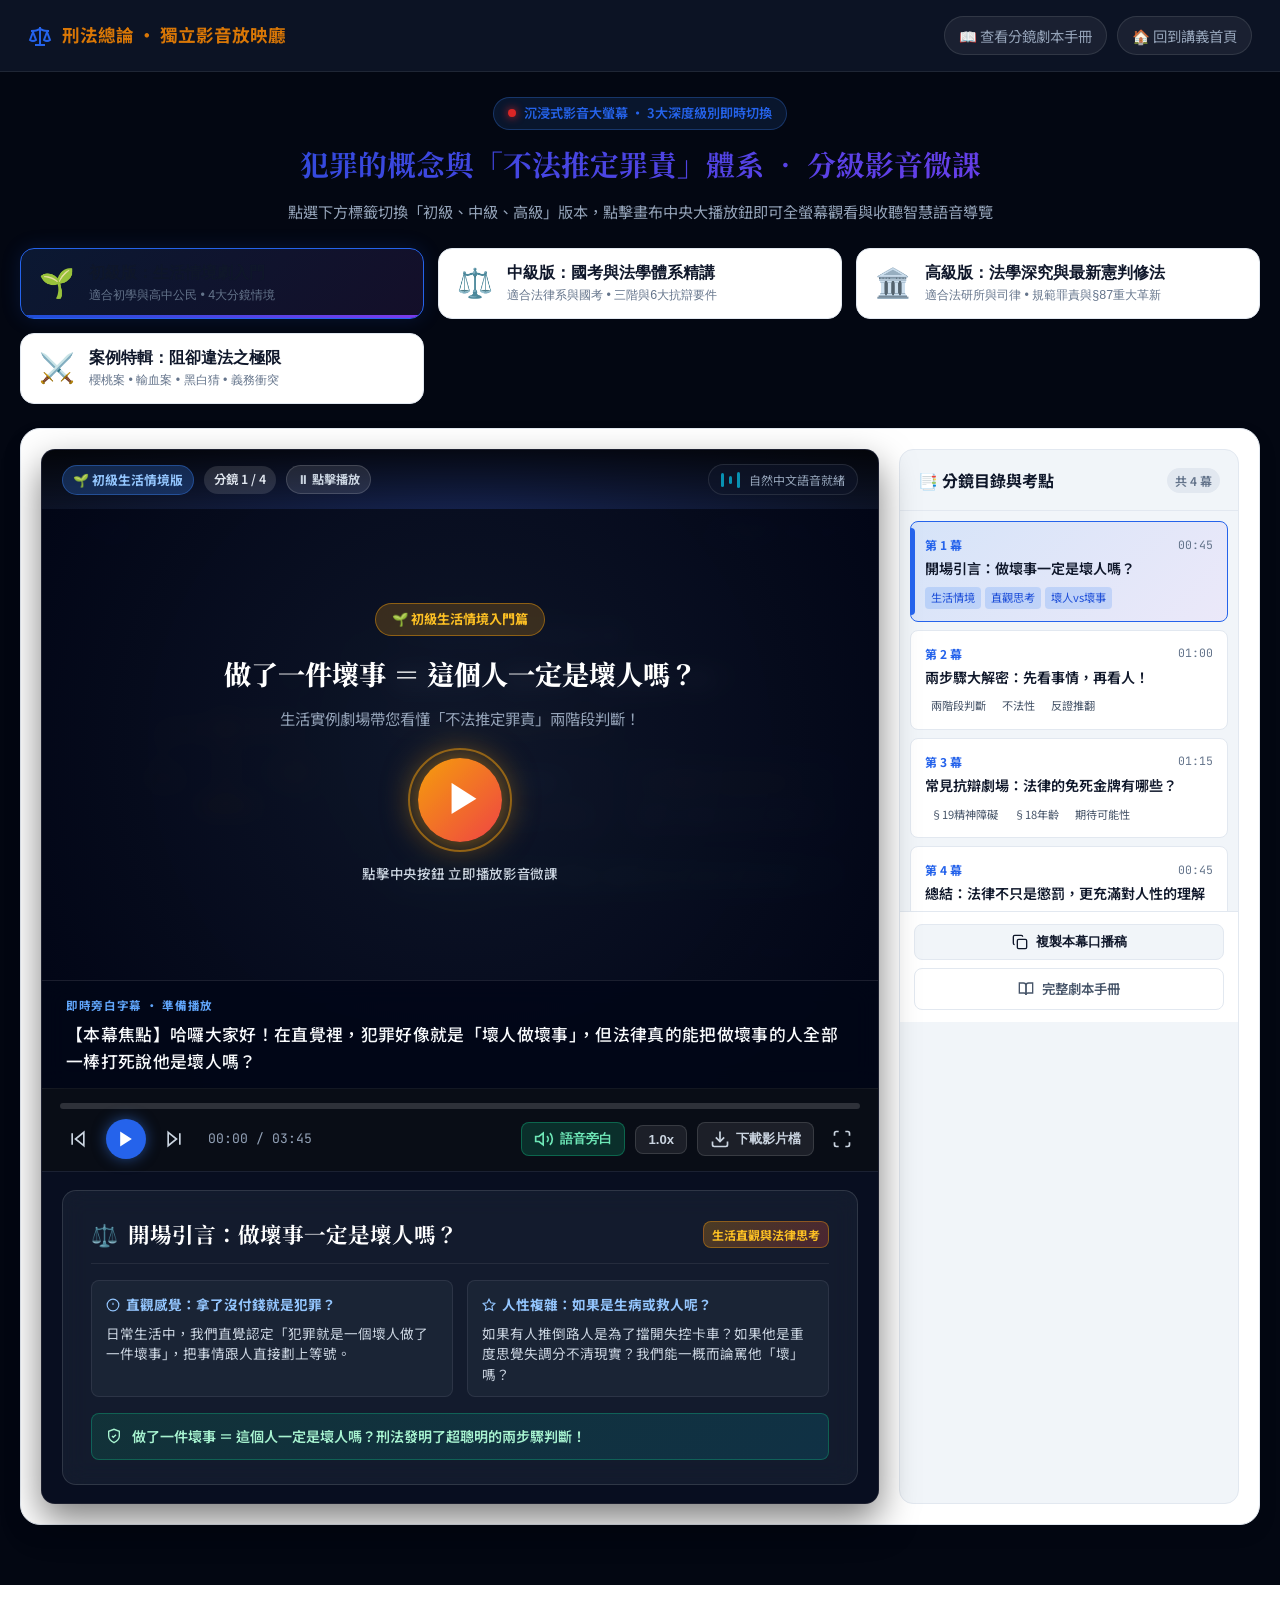
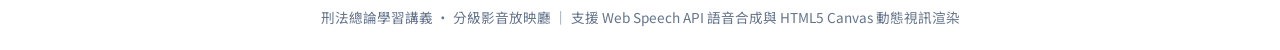
<file: video.html>
<!DOCTYPE html>
<html lang="zh-TW" data-theme="dark">
<head>
  <meta charset="UTF-8">
  <meta name="viewport" content="width=device-width, initial-scale=1.0">
  <title>🎬 刑法總論 • 獨立影音放映廳｜初級・中級・高級 講解影片</title>
  <meta name="description" content="刑法總論學習講義專屬影音放映廳：初級生活劇、中級國考體系與高級憲判修法三大分級講解影片。支援動態畫布視訊、原生中文語音導覽與即時字幕。">
  
  <link rel="preconnect" href="https://fonts.googleapis.com">
  <link rel="preconnect" href="https://fonts.gstatic.com" crossorigin>
  <link href="https://fonts.googleapis.com/css2?family=JetBrains+Mono:wght@400;600&family=Noto+Sans+TC:wght@300;400;500;600;700&family=Noto+Serif+TC:wght@600;700;900&display=swap" rel="stylesheet">
  
  <link rel="stylesheet" href="css/style.css">
  <style>
    /* 獨立放映廳專屬極致劇院樣式 */
    body.theater-body {
      background: #030712;
      color: #f8fafc;
      min-height: 100vh;
      display: flex;
      flex-direction: column;
    }
    .theater-nav {
      display: flex;
      justify-content: space-between;
      align-items: center;
      padding: 16px 28px;
      background: rgba(15, 23, 42, 0.8);
      border-bottom: 1px solid rgba(255, 255, 255, 0.08);
      backdrop-filter: blur(12px);
    }
    .theater-brand {
      display: flex;
      align-items: center;
      gap: 10px;
      color: #f8fafc;
      text-decoration: none;
      font-weight: 700;
      font-size: 1.1rem;
    }
    .theater-brand span {
      color: var(--color-amber);
    }
    .theater-back-link {
      display: inline-flex;
      align-items: center;
      gap: 6px;
      color: #94a3b8;
      text-decoration: none;
      font-size: 0.9rem;
      padding: 6px 14px;
      border-radius: var(--radius-full);
      background: rgba(255, 255, 255, 0.06);
      border: 1px solid rgba(255, 255, 255, 0.1);
      transition: all 0.2s ease;
    }
    .theater-back-link:hover {
      color: #ffffff;
      background: rgba(255, 255, 255, 0.12);
      border-color: var(--accent-primary);
    }
    .theater-container {
      max-width: 1400px;
      margin: 0 auto;
      padding: 24px 20px 60px 20px;
      flex: 1;
      width: 100%;
    }
    .theater-header {
      margin-bottom: 20px;
      text-align: center;
    }
    .theater-title {
      font-size: 1.8rem;
      font-family: var(--font-serif);
      margin-bottom: 8px;
      background: var(--accent-gradient);
      -webkit-background-clip: text;
      -webkit-text-fill-color: transparent;
    }
    .theater-desc {
      color: #94a3b8;
      font-size: 0.95rem;
    }
  </style>
</head>
<body class="theater-body">

  <!-- 頂部放映廳導覽列 -->
  <header class="theater-nav">
    <a href="index.html" class="theater-brand">
      <svg class="icon-scale" width="22" height="22" viewBox="0 0 24 24" fill="none" stroke="currentColor" stroke-width="2">
        <path d="m16 16 3-8 3 8c-.87.65-1.92 1-3 1s-2.13-.35-3-1Z"/>
        <path d="m2 16 3-8 3 8c-.87.65-1.92 1-3 1s-2.13-.35-3-1Z"/>
        <path d="M7 21h10"/>
        <path d="M12 3v18"/>
        <path d="M3 7h2c2 0 5-1 7-2 2 1 5 2 7 2h2"/>
      </svg>
      <span>刑法總論 • 獨立影音放映廳</span>
    </a>
    <div style="display: flex; gap: 10px; align-items: center;">
      <a href="VIDEO_SCRIPTS.md" target="_blank" class="theater-back-link">
        📖 查看分鏡劇本手冊
      </a>
      <a href="index.html#section-hero" class="theater-back-link">
        🏠 回到講義首頁
      </a>
    </div>
  </header>

  <main class="theater-container">
    <div class="theater-header">
      <div class="video-section-badge">
        <span class="live-dot"></span> 沉浸式影音大螢幕 • 3大深度級別即時切換
      </div>
      <h1 class="theater-title">犯罪的概念與「不法推定罪責」體系 • 分級影音微課</h1>
      <p class="theater-desc">點選下方標籤切換「初級、中級、高級」版本，點擊畫布中央大播放鈕即可全螢幕觀看與收聽智慧語音導覽</p>
    </div>

    <!-- 級別切換選項卡 (Level Selector Tabs) -->
    <div class="video-level-tabs" role="tablist">
      <button class="level-tab active" data-level="beginner" role="tab" aria-selected="true">
        <span class="tab-icon">🌱</span>
        <span class="tab-info">
          <span class="tab-title">初級版：生活情境劇入門</span>
          <span class="tab-meta">適合初學與高中公民 • 4大分鏡情境</span>
        </span>
      </button>
      <button class="level-tab" data-level="intermediate" role="tab" aria-selected="false">
        <span class="tab-icon">⚖️</span>
        <span class="tab-info">
          <span class="tab-title">中級版：國考與法學體系精講</span>
          <span class="tab-meta">適合法律系與國考 • 三階與6大抗辯要件</span>
        </span>
      </button>
      <button class="level-tab" data-level="advanced" role="tab" aria-selected="false">
        <span class="tab-icon">🏛️</span>
        <span class="tab-info">
          <span class="tab-title">高級版：法學深究與最新憲判修法</span>
          <span class="tab-meta">適合法研所與司律 • 規範罪責與§87重大革新</span>
        </span>
      </button>
      <button class="level-tab" data-level="cases" role="tab" aria-selected="false">
        <span class="tab-icon">⚔️</span>
        <span class="tab-info">
          <span class="tab-title">案例特輯：阻卻違法之極限</span>
          <span class="tab-meta">櫻桃案 • 輸血案 • 黑白猜 • 義務衝突</span>
        </span>
      </button>
    </div>

    <!-- 播放器主容器 -->
    <div class="video-player-container" id="videoPlayerContainer">
      <!-- 左側：動態視訊舞台 (16:9 Stage) -->
      <div class="video-screen-wrapper">
        <div class="video-screen" id="videoScreen">
          <!-- 頂部資訊列 (Stage Header) -->
          <div class="stage-header">
            <div class="stage-tag-group">
              <span class="stage-badge-level" id="stageLevelBadge">🌱 初級生活情境版</span>
              <span class="stage-badge-chap" id="stageChapBadge">分鏡 1 / 4</span>
              <span class="live-status-pill" id="liveStatusPill">⏸ 點擊播放</span>
            </div>
            <div class="stage-voice-indicator" id="voiceIndicator" title="高音質中文自然人聲導覽">
              <span class="sound-wave"></span>
              <span class="sound-wave"></span>
              <span class="sound-wave"></span>
              <span class="sound-text" id="voiceIndicatorText">自然中文語音就緒</span>
            </div>
          </div>

          <!-- 視覺畫布層與大播放按鈕蒙版 -->
          <div class="stage-canvas" id="stageCanvas">
            <!-- 動態 Canvas 繪製動態視訊效果 -->
            <canvas id="videoCanvas" width="960" height="540" class="video-canvas-element"></canvas>

            <!-- 大封面播放按鈕蒙版 (點擊直接開始播放影片) -->
            <div class="video-poster-overlay" id="videoPosterOverlay">
              <div class="poster-badge" id="posterBadge">🌱 初級生活情境入門篇</div>
              <h2 class="poster-title" id="posterTitle">犯罪的概念與「不法推定罪責」</h2>
              <p class="poster-subtitle" id="posterSubtitle">做了一件壞事 ＝ 這個人一定是壞人嗎？</p>
              <button class="big-play-btn" id="bigPlayBtn" aria-label="點擊播放影片">
                <div class="big-play-ripple"></div>
                <div class="big-play-icon">▶</div>
              </button>
              <span class="poster-hint">點擊中央按鈕 立即播放影音微課</span>
            </div>
          </div>

          <!-- 字幕浮動面板 (Subtitles Overlay) -->
          <div class="subtitles-panel" id="subtitlesPanel">
            <div class="subtitle-badge">即時旁白字幕</div>
            <p class="subtitle-text" id="subtitleText">點擊播放鈕，開始為您進行本章節影音動畫講解...</p>
          </div>

          <!-- 底部播放控制列 (Player Control Bar) -->
          <div class="player-controls">
            <!-- 進度條 -->
            <div class="progress-bar-container" id="videoProgressContainer" title="點擊跳轉進度">
              <div class="progress-bar-bg">
                <div class="progress-bar-fill" id="videoProgressBar"></div>
              </div>
            </div>

            <!-- 按鈕工具列 -->
            <div class="control-buttons-row">
              <div class="ctrl-group-left">
                <button class="ctrl-btn" id="prevSlideBtn" title="上一分鏡 (←)" aria-label="上一分鏡">
                  <svg viewBox="0 0 24 24" fill="none" stroke="currentColor" stroke-width="2"><polygon points="19 20 9 12 19 4 19 20"/><line x1="5" y1="19" x2="5" y2="5"/></svg>
                </button>
                <button class="ctrl-btn btn-play" id="playToggleBtn" title="播放 / 暫停 (空白鍵)" aria-label="播放">
                  <svg class="icon-play" viewBox="0 0 24 24" fill="currentColor"><polygon points="5 3 19 12 5 21 5 3"/></svg>
                  <svg class="icon-pause" viewBox="0 0 24 24" fill="currentColor" style="display:none;"><rect x="6" y="4" width="4" height="16"/><rect x="14" y="4" width="4" height="16"/></svg>
                </button>
                <button class="ctrl-btn" id="nextSlideBtn" title="下一分鏡 (→)" aria-label="下一分鏡">
                  <svg viewBox="0 0 24 24" fill="none" stroke="currentColor" stroke-width="2"><polygon points="5 4 15 12 5 20 5 4"/><line x1="19" y1="5" x2="19" y2="19"/></svg>
                </button>
                <div class="time-display">
                  <span id="currentTime">00:00</span> / <span id="totalTime">03:45</span>
                </div>
              </div>

              <div class="ctrl-group-right">
                <button class="ctrl-btn btn-text" id="voiceToggleBtn" title="開啟/關閉中文語音導覽朗讀">
                  <svg viewBox="0 0 24 24" fill="none" stroke="currentColor" stroke-width="2"><polygon points="11 5 6 9 2 9 2 15 6 15 11 19 11 5"/><path d="M19.07 4.93a10 10 0 0 1 0 14.14M15.54 8.46a5 5 0 0 1 0 7.07"/></svg>
                  <span class="ctrl-label">語音旁白</span>
                </button>
                <button class="ctrl-btn btn-text" id="speedToggleBtn" title="切換播放倍速">
                  <span id="speedLabel">1.0x</span>
                </button>
                <button class="ctrl-btn btn-text" id="exportVideoBtn" title="匯出下載本分鏡錄影檔 (.webm)">
                  <svg viewBox="0 0 24 24" fill="none" stroke="currentColor" stroke-width="2"><path d="M21 15v4a2 2 0 0 1-2 2H5a2 2 0 0 1-2-2v-4"/><polyline points="7 10 12 15 17 10"/><line x1="12" y1="15" x2="12" y2="3"/></svg>
                  <span class="ctrl-label">下載影片檔</span>
                </button>
                <button class="ctrl-btn" id="fullscreenToggleBtn" title="全螢幕劇院模式" aria-label="全螢幕">
                  <svg viewBox="0 0 24 24" fill="none" stroke="currentColor" stroke-width="2"><path d="M8 3H5a2 2 0 0 0-2 2v3m18 0V5a2 2 0 0 0-2-2h-3m0 18h3a2 2 0 0 0 2-2v-3M3 16v3a2 2 0 0 0 2 2h3"/></svg>
                </button>
              </div>
            </div>
          </div>
        </div>

        <!-- 視訊下方分鏡重點速讀卡 (Note Cards Below Video) -->
        <div class="video-slide-notes" id="videoSlideNotes">
          <div class="motion-card" id="motionCard">
            <!-- 動態注入內容 -->
          </div>
        </div>
      </div>

      <!-- 右側：分鏡章節目錄與逐字講稿 -->
      <aside class="video-sidebar">
        <div class="sidebar-header">
          <h3 class="sidebar-title">📑 分鏡目錄與考點</h3>
          <span class="sidebar-badge" id="chapCountBadge">共 4 幕</span>
        </div>

        <div class="chapters-list" id="chaptersList" role="list"></div>

        <div class="sidebar-footer">
          <button class="btn-sidebar-action" id="copyCurrentScriptBtn" title="複製當前分鏡逐字口播台詞">
            <svg viewBox="0 0 24 24" fill="none" stroke="currentColor" stroke-width="2"><rect width="14" height="14" x="8" y="8" rx="2" ry="2"/><path d="M4 16c-1.1 0-2-.9-2-2V4c0-1.1.9-2 2-2h10c1.1 0 2 .9 2 2"/></svg>
            <span>複製本幕口播稿</span>
          </button>
          <a href="VIDEO_SCRIPTS.md" target="_blank" class="btn-sidebar-action secondary" title="在新視窗開啟完整分鏡製作劇本手冊">
            <svg viewBox="0 0 24 24" fill="none" stroke="currentColor" stroke-width="2"><path d="M2 3h6a4 4 0 0 1 4 4v14a3 3 0 0 0-3-3H2z"/><path d="M22 3h-6a4 4 0 0 0-4 4v14a3 3 0 0 1 3-3h7z"/></svg>
            <span>完整劇本手冊</span>
          </a>
        </div>
      </aside>
    </div>
  </main>

  <footer class="footer" style="margin-top: auto; border-top: 1px solid rgba(255, 255, 255, 0.08); padding: 20px 0;">
    <div class="container" style="text-align: center; color: #64748b; font-size: 0.85rem;">
      <span>刑法總論學習講義 • 分級影音放映廳 ｜ 支援 Web Speech API 語音合成與 HTML5 Canvas 動態視訊渲染</span>
    </div>
  </footer>

  <div id="toast" class="toast" role="alert" aria-live="assertive" aria-atomic="true"></div>

  <script src="js/app.js"></script>
</body>
</html>
</file>
<file: css/style.css>
/* =========================================================
   刑法總論學習講義：現代法律科技設計系統 (LegalTech Design System)
   ========================================================= */

/* --- 核心色彩與變數定義 --- */
:root {
  /* 字型體系 */
  --font-serif: "Noto Serif TC", "Source Han Serif TC", "Songti SC", Georgia, serif;
  --font-sans: "Noto Sans TC", -apple-system, BlinkMacSystemFont, "Segoe UI", Roboto, sans-serif;
  --font-mono: "JetBrains Mono", Menlo, Monaco, Consolas, monospace;

  /* 主題轉場 */
  --transition-smooth: all 0.25s cubic-bezier(0.4, 0, 0.2, 1);
  --transition-fast: all 0.15s cubic-bezier(0.4, 0, 0.2, 1);
  --radius-sm: 8px;
  --radius-md: 14px;
  --radius-lg: 20px;
  --radius-full: 9999px;
}

/* 深色模式（預設） */
[data-theme="dark"] {
  --bg-primary: #0a0f1d;
  --bg-secondary: #111827;
  --bg-card: rgba(17, 24, 39, 0.85);
  --bg-card-elevated: #1f2937;
  --bg-bubble-def: rgba(245, 158, 11, 0.12);
  --bg-bubble-law: rgba(59, 130, 246, 0.14);
  --border-color: rgba(255, 255, 255, 0.08);
  --border-highlight: rgba(59, 130, 246, 0.35);

  --text-primary: #f8fafc;
  --text-secondary: #94a3b8;
  --text-muted: #64748b;
  --text-highlight: #60a5fa;

  --accent-primary: #3b82f6;
  --accent-primary-hover: #2563eb;
  --accent-gradient: linear-gradient(135deg, #60a5fa 0%, #a855f7 100%);

  --color-green: #10b981;
  --color-green-bg: rgba(16, 185, 129, 0.15);
  --color-amber: #f59e0b;
  --color-amber-bg: rgba(245, 158, 11, 0.15);
  --color-red: #ef4444;
  --color-red-bg: rgba(239, 68, 68, 0.15);
  --color-cyan: #06b6d4;
  --color-cyan-bg: rgba(6, 182, 212, 0.15);

  --shadow-sm: 0 2px 8px rgba(0, 0, 0, 0.3);
  --shadow-md: 0 8px 24px rgba(0, 0, 0, 0.45);
  --shadow-glow: 0 0 25px rgba(59, 130, 246, 0.25);
  --table-stripe: rgba(255, 255, 255, 0.02);
}

/* 淺色模式 */
[data-theme="light"] {
  --bg-primary: #f8fafc;
  --bg-secondary: #ffffff;
  --bg-card: #ffffff;
  --bg-card-elevated: #f1f5f9;
  --bg-bubble-def: #fef3c7;
  --bg-bubble-law: #eff6ff;
  --border-color: #e2e8f0;
  --border-highlight: #93c5fd;

  --text-primary: #0f172a;
  --text-secondary: #475569;
  --text-muted: #64748b;
  --text-highlight: #1d4ed8;

  --accent-primary: #2563eb;
  --accent-primary-hover: #1d4ed8;
  --accent-gradient: linear-gradient(135deg, #1d4ed8 0%, #7c3aed 100%);

  --color-green: #059669;
  --color-green-bg: #d1fae5;
  --color-amber: #d97706;
  --color-amber-bg: #fef3c7;
  --color-red: #dc2626;
  --color-red-bg: #fee2e2;
  --color-cyan: #0891b2;
  --color-cyan-bg: #cffafe;

  --shadow-sm: 0 1px 3px rgba(0, 0, 0, 0.06);
  --shadow-md: 0 8px 20px rgba(0, 0, 0, 0.08);
  --shadow-glow: 0 0 20px rgba(37, 99, 235, 0.15);
  --table-stripe: #f8fafc;
}

/* --- 全域基礎樣式 --- */
* {
  box-sizing: border-box;
  margin: 0;
  padding: 0;
}

html {
  scroll-behavior: smooth;
  scroll-padding-top: 80px;
}

body {
  font-family: var(--font-sans);
  background-color: var(--bg-primary);
  color: var(--text-primary);
  line-height: 1.75;
  transition: background-color 0.3s ease, color 0.3s ease;
  overflow-x: hidden;
  -webkit-font-smoothing: antialiased;
}

/* 頂部閱讀進度條 */
.reading-progress {
  position: fixed;
  top: 0;
  left: 0;
  height: 3px;
  width: 0%;
  background: var(--accent-gradient);
  z-index: 1001;
  transition: width 0.1s ease-out;
}

/* 容器版面 */
.container {
  width: 100%;
  max-width: 1140px;
  margin: 0 auto;
  padding: 0 24px;
}

/* --- 導覽列 Navbar --- */
.navbar {
  position: sticky;
  top: 0;
  z-index: 1000;
  background-color: rgba(10, 15, 29, 0.85);
  backdrop-filter: blur(14px);
  -webkit-backdrop-filter: blur(14px);
  border-bottom: 1px solid var(--border-color);
  transition: var(--transition-smooth);
}

[data-theme="light"] .navbar {
  background-color: rgba(255, 255, 255, 0.88);
}

.nav-container {
  display: flex;
  align-items: center;
  justify-content: space-between;
  height: 68px;
  max-width: 1140px;
  margin: 0 auto;
  padding: 0 20px;
  gap: 12px;
}

.brand-logo {
  display: flex;
  align-items: center;
  gap: 10px;
  text-decoration: none;
  color: var(--text-primary);
  font-weight: 700;
  font-size: 1.08rem;
  letter-spacing: -0.01em;
  flex-shrink: 0;
  white-space: nowrap;
}

.icon-scale {
  width: 24px;
  height: 24px;
  color: var(--accent-primary);
  flex-shrink: 0;
}

.nav-links {
  display: flex;
  align-items: center;
  gap: 6px;
  flex-shrink: 1;
}

.nav-link {
  text-decoration: none;
  color: var(--text-secondary);
  font-size: 0.86rem;
  font-weight: 500;
  padding: 5px 9px;
  border-radius: var(--radius-sm);
  white-space: nowrap;
  transition: var(--transition-smooth);
}

.nav-link:hover,
.nav-link.active {
  color: var(--accent-primary);
  background-color: var(--border-color);
}

.nav-actions {
  display: flex;
  align-items: center;
  gap: 8px;
  flex-shrink: 0;
}

.btn-icon {
  display: inline-flex;
  align-items: center;
  justify-content: center;
  width: 40px;
  height: 40px;
  border-radius: var(--radius-sm);
  background: transparent;
  border: 1px solid var(--border-color);
  color: var(--text-secondary);
  cursor: pointer;
  transition: var(--transition-smooth);
}

.btn-icon svg {
  width: 20px;
  height: 20px;
}

.btn-icon:hover {
  color: var(--text-primary);
  border-color: var(--accent-primary);
  background-color: var(--bg-card-elevated);
}

/* 主題切換圖標邏輯 */
[data-theme="dark"] .sun-icon { display: block; }
[data-theme="dark"] .moon-icon { display: none; }
[data-theme="light"] .sun-icon { display: none; }
[data-theme="light"] .moon-icon { display: block; }

/* --- 手機版漢堡按鈕與動態線條 (Mobile Menu Toggle Button) --- */
.mobile-menu-btn {
  display: none;
  align-items: center;
  justify-content: center;
  position: relative;
  cursor: pointer;
  z-index: 1010;
  -webkit-tap-highlight-color: transparent;
}

.hamburger-box {
  width: 18px;
  height: 14px;
  position: relative;
  display: flex;
  flex-direction: column;
  justify-content: space-between;
}

.hamburger-line {
  display: block;
  width: 100%;
  height: 2px;
  background-color: var(--text-primary);
  border-radius: 2px;
  transition: transform 0.28s cubic-bezier(0.4, 0, 0.2, 1),
              opacity 0.2s ease,
              background-color 0.2s ease;
  transform-origin: center;
}

/* 漢堡按鈕點擊後變換為 X 動畫 */
.mobile-menu-btn.active .hamburger-line.line-1 {
  transform: translateY(6px) rotate(45deg);
  background-color: var(--accent-primary);
}

.mobile-menu-btn.active .hamburger-line.line-2 {
  opacity: 0;
  transform: scaleX(0);
}

.mobile-menu-btn.active .hamburger-line.line-3 {
  transform: translateY(-6px) rotate(-45deg);
  background-color: var(--accent-primary);
}

/* --- 手機版下拉導覽抽屜 (Mobile Nav Drawer) --- */
.mobile-drawer {
  position: absolute;
  top: 100%;
  left: 0;
  right: 0;
  width: 100%;
  background: rgba(10, 15, 29, 0.96);
  backdrop-filter: blur(20px);
  -webkit-backdrop-filter: blur(20px);
  border-bottom: 1px solid var(--border-color);
  box-shadow: 0 16px 36px rgba(0, 0, 0, 0.5);
  max-height: 0;
  opacity: 0;
  overflow: hidden;
  pointer-events: none;
  transition: max-height 0.38s cubic-bezier(0.4, 0, 0.2, 1),
              opacity 0.25s ease;
  z-index: 999;
}

[data-theme="light"] .mobile-drawer {
  background: rgba(255, 255, 255, 0.97);
  box-shadow: 0 16px 36px rgba(0, 0, 0, 0.12);
}

.mobile-drawer.open {
  max-height: 85vh;
  opacity: 1;
  pointer-events: auto;
  overflow-y: auto;
}

.mobile-drawer-inner {
  padding: 16px 20px 22px;
  display: flex;
  flex-direction: column;
  gap: 14px;
  max-width: 600px;
  margin: 0 auto;
}

.drawer-header {
  display: flex;
  justify-content: space-between;
  align-items: center;
  padding-bottom: 8px;
  border-bottom: 1px solid var(--border-color);
}

.drawer-title {
  font-size: 0.88rem;
  font-weight: 700;
  color: var(--text-primary);
  letter-spacing: 0.02em;
}

.drawer-badge {
  font-size: 0.72rem;
  padding: 2px 8px;
  border-radius: var(--radius-full);
  background: rgba(59, 130, 246, 0.15);
  color: #60a5fa;
  font-weight: 600;
  border: 1px solid rgba(59, 130, 246, 0.3);
}

.mobile-drawer-links {
  display: flex;
  flex-direction: column;
  gap: 8px;
}

.mobile-drawer-link {
  display: flex;
  align-items: center;
  gap: 14px;
  padding: 11px 15px;
  border-radius: var(--radius-md);
  background: var(--bg-card);
  border: 1px solid var(--border-color);
  text-decoration: none;
  color: var(--text-primary);
  transition: var(--transition-fast);
}

.mobile-drawer-link:hover,
.mobile-drawer-link:active {
  background: var(--bg-card-elevated);
  border-color: var(--accent-primary);
  transform: translateX(4px);
}

.drawer-link-icon {
  font-size: 1.3rem;
  width: 34px;
  height: 34px;
  display: flex;
  align-items: center;
  justify-content: center;
  border-radius: var(--radius-sm);
  background: rgba(255, 255, 255, 0.05);
  flex-shrink: 0;
}

.drawer-link-text {
  display: flex;
  flex-direction: column;
  gap: 2px;
}

.drawer-link-text strong {
  font-size: 0.94rem;
  font-weight: 700;
  color: var(--text-primary);
}

.drawer-link-text small {
  font-size: 0.76rem;
  color: var(--text-secondary);
}

.drawer-footer {
  padding-top: 4px;
}

.drawer-theater-btn {
  display: flex;
  align-items: center;
  justify-content: space-between;
  width: 100%;
  padding: 12px 18px;
  border-radius: var(--radius-md);
  background: linear-gradient(135deg, rgba(245, 158, 11, 0.2) 0%, rgba(239, 68, 68, 0.2) 100%);
  border: 1px solid rgba(245, 158, 11, 0.4);
  color: var(--color-amber) !important;
  font-weight: 700;
  font-size: 0.9rem;
  text-decoration: none;
  transition: var(--transition-smooth);
}

.drawer-theater-btn:hover {
  background: linear-gradient(135deg, rgba(245, 158, 11, 0.3) 0%, rgba(239, 68, 68, 0.3) 100%);
  border-color: var(--color-amber);
  transform: translateY(-1px);
}

.drawer-theater-btn svg {
  width: 18px;
  height: 18px;
  flex-shrink: 0;
}

/* --- 手機版底部常駐快捷導覽列 (Mobile Bottom Navigation Bar) --- */
.mobile-bottom-bar {
  display: none;
  position: fixed;
  bottom: 0;
  left: 0;
  width: 100%;
  height: 60px;
  background: rgba(10, 15, 29, 0.95);
  backdrop-filter: blur(16px);
  -webkit-backdrop-filter: blur(16px);
  border-top: 1px solid var(--border-color);
  z-index: 1000;
  padding-bottom: env(safe-area-inset-bottom, 0px);
  box-shadow: 0 -4px 20px rgba(0, 0, 0, 0.4);
  justify-content: space-around;
  align-items: center;
}

[data-theme="light"] .mobile-bottom-bar {
  background: rgba(255, 255, 255, 0.95);
  box-shadow: 0 -4px 20px rgba(0, 0, 0, 0.08);
}

.bottom-bar-item {
  display: flex;
  flex-direction: column;
  align-items: center;
  justify-content: center;
  gap: 3px;
  flex: 1;
  height: 100%;
  text-decoration: none;
  color: var(--text-secondary);
  background: transparent;
  border: none;
  cursor: pointer;
  padding: 4px 0;
  transition: var(--transition-fast);
  -webkit-tap-highlight-color: transparent;
}

.bottom-bar-item:active,
.bottom-bar-item:hover,
.bottom-bar-item.active {
  color: var(--accent-primary);
}

.bottom-bar-item .bar-icon {
  font-size: 1.15rem;
  line-height: 1;
}

.bottom-bar-item .bar-label {
  font-size: 0.68rem;
  font-weight: 600;
  letter-spacing: -0.01em;
}

.bottom-bar-item.btn-trigger .bar-icon {
  font-size: 1.25rem;
  font-weight: 700;
  color: var(--accent-primary);
}

/* --- Hero 標題區 --- */
.hero-section {
  padding: 64px 0 44px;
  text-align: center;
  position: relative;
}

.hero-badge {
  display: inline-flex;
  align-items: center;
  gap: 8px;
  padding: 6px 16px;
  background-color: var(--bg-card-elevated);
  border: 1px solid var(--border-color);
  border-radius: var(--radius-full);
  font-size: 0.85rem;
  font-weight: 600;
  color: var(--text-highlight);
  margin-bottom: 24px;
}

.badge-dot {
  width: 8px;
  height: 8px;
  border-radius: 50%;
  background-color: var(--accent-primary);
  box-shadow: 0 0 10px var(--accent-primary);
}

.hero-title {
  font-family: var(--font-serif);
  font-size: 2.75rem;
  font-weight: 900;
  line-height: 1.25;
  letter-spacing: -0.02em;
  margin-bottom: 18px;
}

.gradient-text {
  background: var(--accent-gradient);
  -webkit-background-clip: text;
  -webkit-text-fill-color: transparent;
}

.hero-subtitle {
  font-size: 1.15rem;
  color: var(--text-secondary);
  max-width: 760px;
  margin: 0 auto 28px;
  display: flex;
  flex-direction: column;
  gap: 8px;
  align-items: center;
}

.tag-compare {
  display: inline-block;
  font-size: 0.9rem;
  padding: 3px 12px;
  background-color: var(--color-cyan-bg);
  color: var(--color-cyan);
  border-radius: var(--radius-full);
  font-weight: 600;
}

.hero-meta-bar {
  display: flex;
  justify-content: center;
  flex-wrap: wrap;
  gap: 24px;
  padding: 16px 24px;
  background-color: var(--bg-card);
  border: 1px solid var(--border-color);
  border-radius: var(--radius-md);
  box-shadow: var(--shadow-sm);
  max-width: 840px;
  margin: 0 auto;
}

.meta-item {
  display: flex;
  align-items: center;
  gap: 8px;
  font-size: 0.88rem;
  color: var(--text-muted);
}

.meta-item svg {
  width: 18px;
  height: 18px;
  color: var(--accent-primary);
}

/* --- 首頁快捷學習導讀傳送門 (Home Learning Portal Grid) --- */
.home-portal-section {
  margin-top: 24px;
  text-align: left;
}

.portal-header {
  display: flex;
  justify-content: space-between;
  align-items: center;
  margin-bottom: 14px;
  padding: 0 4px;
}

.portal-header-title {
  font-size: 0.92rem;
  font-weight: 700;
  color: var(--text-primary);
  letter-spacing: 0.02em;
}

.portal-header-tag {
  font-size: 0.75rem;
  color: var(--text-muted);
}

.home-portal-grid {
  display: grid;
  grid-template-columns: repeat(4, 1fr);
  gap: 16px;
}

.portal-card {
  background: var(--bg-card);
  border: 1px solid var(--border-color);
  border-radius: var(--radius-md);
  padding: 18px;
  text-decoration: none;
  display: flex;
  flex-direction: column;
  justify-content: space-between;
  position: relative;
  overflow: hidden;
  transition: var(--transition-smooth);
}

.portal-card::before {
  content: "";
  position: absolute;
  top: 0;
  left: 0;
  width: 100%;
  height: 3px;
  background: var(--accent-gradient);
  opacity: 0;
  transition: opacity 0.25s ease;
}

.portal-card:hover {
  transform: translateY(-4px);
  border-color: var(--border-highlight);
  background: var(--bg-card-elevated);
  box-shadow: var(--shadow-md);
}

.portal-card:hover::before {
  opacity: 1;
}

.portal-card-top {
  display: flex;
  justify-content: space-between;
  align-items: center;
  margin-bottom: 12px;
}

.portal-card-icon {
  font-size: 1.5rem;
  width: 40px;
  height: 40px;
  display: flex;
  align-items: center;
  justify-content: center;
  border-radius: var(--radius-sm);
  background: rgba(255, 255, 255, 0.05);
}

.portal-card-icon.amber { background: rgba(245, 158, 11, 0.15); border: 1px solid rgba(245, 158, 11, 0.3); }
.portal-card-icon.blue { background: rgba(59, 130, 246, 0.15); border: 1px solid rgba(59, 130, 246, 0.3); }
.portal-card-icon.purple { background: rgba(168, 85, 247, 0.15); border: 1px solid rgba(168, 85, 247, 0.3); }
.portal-card-icon.green { background: rgba(16, 185, 129, 0.15); border: 1px solid rgba(16, 185, 129, 0.3); }

.portal-card-badge {
  font-size: 0.72rem;
  font-weight: 600;
  padding: 2px 8px;
  border-radius: var(--radius-full);
  background: rgba(255, 255, 255, 0.08);
  color: var(--text-secondary);
}

.portal-card-title {
  font-size: 1.05rem;
  font-weight: 700;
  color: var(--text-primary);
  margin-bottom: 6px;
}

.portal-card-desc {
  font-size: 0.8rem;
  color: var(--text-secondary);
  line-height: 1.5;
  margin-bottom: 14px;
  flex: 1;
}

.portal-card-action {
  display: flex;
  align-items: center;
  gap: 4px;
  font-size: 0.82rem;
  font-weight: 700;
  color: var(--accent-primary);
  margin-top: auto;
}

.portal-card-action svg {
  width: 15px;
  height: 15px;
  transition: transform 0.2s ease;
}

.portal-card:hover .portal-card-action svg {
  transform: translateX(4px);
}

@media (max-width: 992px) {
  .home-portal-grid {
    grid-template-columns: repeat(2, 1fr);
  }
}

@media (max-width: 580px) {
  .home-portal-grid {
    grid-template-columns: 1fr;
  }
}

/* --- 講義全書研讀目錄 (Cover Table of Contents) --- */
.cover-toc-card {
  margin-top: 36px;
  background: linear-gradient(180deg, rgba(17, 24, 39, 0.85) 0%, rgba(15, 23, 42, 0.95) 100%);
  backdrop-filter: blur(16px);
  -webkit-backdrop-filter: blur(16px);
  border: 1px solid var(--border-color);
  border-radius: var(--radius-lg);
  padding: 28px 32px;
  box-shadow: var(--shadow-md);
  text-align: left;
  position: relative;
  overflow: hidden;
  transition: var(--transition-smooth);
}

.cover-toc-card::before {
  content: "";
  position: absolute;
  top: 0;
  left: 0;
  right: 0;
  height: 3px;
  background: var(--accent-gradient);
}

[data-theme="light"] .cover-toc-card {
  background: linear-gradient(180deg, rgba(255, 255, 255, 0.96) 0%, rgba(248, 250, 252, 0.98) 100%);
  box-shadow: 0 10px 30px rgba(0, 0, 0, 0.08);
}

/* 目錄頭部 */
.toc-header {
  display: flex;
  justify-content: space-between;
  align-items: flex-start;
  flex-wrap: wrap;
  gap: 16px;
  padding-bottom: 20px;
  border-bottom: 1px solid var(--border-color);
  margin-bottom: 22px;
}

.toc-title-group {
  display: flex;
  flex-direction: column;
  gap: 6px;
}

.toc-badge {
  display: inline-flex;
  align-items: center;
  gap: 6px;
  font-size: 0.82rem;
  font-weight: 700;
  padding: 4px 12px;
  border-radius: var(--radius-full);
  background: linear-gradient(135deg, rgba(245, 158, 11, 0.15), rgba(59, 130, 246, 0.15));
  border: 1px solid rgba(245, 158, 11, 0.35);
  color: var(--accent-primary);
  width: fit-content;
}

.toc-badge svg {
  width: 15px;
  height: 15px;
}

.toc-main-title {
  font-family: var(--font-serif);
  font-size: 1.75rem;
  font-weight: 900;
  letter-spacing: -0.01em;
  color: var(--text-primary);
  margin: 2px 0 0 0;
}

.toc-subtitle {
  font-size: 0.9rem;
  color: var(--text-secondary);
  margin: 0;
}

.toc-stats-badges {
  display: flex;
  gap: 10px;
  align-items: center;
  flex-wrap: wrap;
}

.toc-stat-pill {
  background: var(--bg-card-elevated);
  border: 1px solid var(--border-color);
  border-radius: var(--radius-full);
  padding: 6px 14px;
  font-size: 0.82rem;
  color: var(--text-secondary);
}

.toc-stat-pill strong {
  color: var(--accent-primary);
  font-weight: 700;
}

/* 爭點秒速傳送門 */
.toc-quick-jump {
  display: flex;
  flex-direction: column;
  gap: 10px;
  padding: 14px 18px;
  background: rgba(255, 255, 255, 0.02);
  border: 1px dashed var(--border-color);
  border-radius: var(--radius-md);
  margin-bottom: 24px;
}

[data-theme="light"] .toc-quick-jump {
  background: rgba(0, 0, 0, 0.015);
}

.quick-jump-label {
  font-size: 0.84rem;
  font-weight: 700;
  color: var(--accent-primary);
  display: flex;
  align-items: center;
  gap: 6px;
}

.quick-jump-label svg {
  width: 14px;
  height: 14px;
}

.quick-jump-chips {
  display: flex;
  flex-wrap: wrap;
  gap: 8px;
}

.toc-chip {
  display: inline-flex;
  align-items: center;
  gap: 6px;
  font-size: 0.78rem;
  font-weight: 600;
  padding: 4px 11px;
  border-radius: var(--radius-full);
  text-decoration: none;
  transition: all 0.2s ease;
}

.toc-chip .chip-dot {
  width: 6px;
  height: 6px;
  border-radius: 50%;
}

.toc-chip.chip-red {
  background: rgba(239, 68, 68, 0.12);
  border: 1px solid rgba(239, 68, 68, 0.3);
  color: #f87171;
}
.toc-chip.chip-red .chip-dot { background: #ef4444; }

.toc-chip.chip-cyan {
  background: rgba(6, 182, 212, 0.12);
  border: 1px solid rgba(6, 182, 212, 0.3);
  color: #38bdf8;
}
.toc-chip.chip-cyan .chip-dot { background: #06b6d4; }

.toc-chip.chip-amber {
  background: rgba(245, 158, 11, 0.12);
  border: 1px solid rgba(245, 158, 11, 0.3);
  color: #fbbf24;
}
.toc-chip.chip-amber .chip-dot { background: #f59e0b; }

.toc-chip.chip-blue {
  background: rgba(59, 130, 246, 0.12);
  border: 1px solid rgba(59, 130, 246, 0.3);
  color: #60a5fa;
}
.toc-chip.chip-blue .chip-dot { background: #3b82f6; }

.toc-chip:hover {
  transform: translateY(-2px);
  box-shadow: 0 4px 12px rgba(0, 0, 0, 0.2);
  border-color: currentColor;
}

/* 目錄章節網格 */
.toc-grid {
  display: grid;
  grid-template-columns: repeat(2, 1fr);
  gap: 20px;
}

.toc-chapter-box {
  background: var(--bg-card);
  border: 1px solid var(--border-color);
  border-radius: var(--radius-md);
  padding: 20px 22px;
  display: flex;
  flex-direction: column;
  position: relative;
  transition: var(--transition-smooth);
}

.toc-chapter-box:hover {
  border-color: var(--border-highlight);
  box-shadow: var(--shadow-sm);
  transform: translateY(-2px);
}

.toc-chapter-box.highlight-border {
  border-color: rgba(245, 158, 11, 0.35);
  background: linear-gradient(180deg, rgba(245, 158, 11, 0.03) 0%, var(--bg-card) 100%);
}

.toc-chapter-box.toc-chapter-wide {
  grid-column: span 2;
}

/* 章節小標頭 */
.toc-chap-header {
  display: flex;
  justify-content: space-between;
  align-items: center;
  margin-bottom: 12px;
}

.chap-badge-wrap {
  display: flex;
  align-items: center;
  gap: 8px;
}

.chap-num-badge {
  width: 28px;
  height: 28px;
  border-radius: 6px;
  display: flex;
  align-items: center;
  justify-content: center;
  font-weight: 900;
  font-size: 0.88rem;
  font-family: var(--font-serif);
}

.chap-num-badge.amber { background: rgba(245, 158, 11, 0.2); color: #fbbf24; border: 1px solid rgba(245, 158, 11, 0.4); }
.chap-num-badge.blue { background: rgba(59, 130, 246, 0.2); color: #60a5fa; border: 1px solid rgba(59, 130, 246, 0.4); }
.chap-num-badge.purple { background: rgba(168, 85, 247, 0.2); color: #c084fc; border: 1px solid rgba(168, 85, 247, 0.4); }
.chap-num-badge.green { background: rgba(16, 185, 129, 0.2); color: #34d399; border: 1px solid rgba(16, 185, 129, 0.4); }
.chap-num-badge.teal { background: rgba(20, 184, 166, 0.2); color: #2dd4bf; border: 1px solid rgba(20, 184, 166, 0.4); }

.chap-scope-tag {
  font-size: 0.76rem;
  color: var(--text-muted);
  font-weight: 600;
}

.chap-jump-link {
  display: inline-flex;
  align-items: center;
  gap: 4px;
  font-size: 0.78rem;
  font-weight: 700;
  color: var(--accent-primary);
  text-decoration: none;
  padding: 3px 8px;
  border-radius: 4px;
  transition: var(--transition-fast);
}

.chap-jump-link svg {
  width: 14px;
  height: 14px;
  transition: transform 0.2s ease;
}

.chap-jump-link:hover {
  background: rgba(245, 158, 11, 0.1);
}

.chap-jump-link:hover svg {
  transform: translateX(3px);
}

.toc-chap-title {
  font-size: 1.12rem;
  font-weight: 700;
  margin: 0 0 6px 0;
  color: var(--text-primary);
}

.toc-chap-title a {
  text-decoration: none;
  color: inherit;
  transition: color 0.2s;
}

.toc-chap-title a:hover {
  color: var(--accent-primary);
}

.toc-chap-summary {
  font-size: 0.82rem;
  color: var(--text-secondary);
  line-height: 1.5;
  margin: 0 0 14px 0;
}

/* 子項目列表 */
.toc-sub-list {
  list-style: none;
  padding: 0;
  margin: 0 0 14px 0;
  display: flex;
  flex-direction: column;
  gap: 7px;
}

.toc-sub-list.toc-sub-list-grid {
  display: grid;
  grid-template-columns: repeat(3, 1fr);
  gap: 10px;
}

@media (max-width: 860px) {
  .toc-sub-list.toc-sub-list-grid {
    grid-template-columns: 1fr;
  }
}

.toc-sub-item {
  display: flex;
  align-items: flex-start;
  gap: 8px;
  text-decoration: none;
  padding: 6px 8px;
  border-radius: 6px;
  font-size: 0.82rem;
  color: var(--text-secondary);
  transition: var(--transition-fast);
}

.toc-sub-item:hover {
  background: var(--bg-card-elevated);
  color: var(--text-primary);
  transform: translateX(3px);
}

.toc-item-dot {
  width: 5px;
  height: 5px;
  border-radius: 50%;
  background: var(--border-color);
  margin-top: 7px;
  flex-shrink: 0;
  transition: background-color 0.2s ease;
}

.toc-sub-item:hover .toc-item-dot {
  background: var(--accent-primary);
}

.toc-item-title {
  flex: 1;
  line-height: 1.45;
}

.toc-item-tag {
  font-size: 0.7rem;
  font-weight: 600;
  padding: 1px 6px;
  border-radius: 4px;
  background: rgba(255, 255, 255, 0.07);
  color: var(--text-muted);
  flex-shrink: 0;
}

[data-theme="light"] .toc-item-tag {
  background: rgba(0, 0, 0, 0.06);
}

.toc-chap-footer {
  display: flex;
  gap: 14px;
  margin-top: auto;
  padding-top: 10px;
  border-top: 1px dashed var(--border-color);
}

.toc-chap-ext-link {
  font-size: 0.78rem;
  font-weight: 600;
  color: var(--color-amber);
  text-decoration: none;
  transition: color 0.2s;
}

.toc-chap-ext-link:hover {
  text-decoration: underline;
}

/* 12大案例四分子區塊 */
.toc-cases-subgroups {
  display: grid;
  grid-template-columns: repeat(2, 1fr);
  gap: 14px;
  margin-top: 10px;
}

.cases-subgroup {
  background: rgba(0, 0, 0, 0.15);
  border: 1px solid var(--border-color);
  border-radius: var(--radius-sm);
  padding: 12px 14px;
  display: flex;
  flex-direction: column;
  gap: 8px;
}

[data-theme="light"] .cases-subgroup {
  background: rgba(0, 0, 0, 0.02);
}

.subgroup-title {
  font-size: 0.84rem;
  font-weight: 700;
  color: var(--text-primary);
  display: flex;
  align-items: center;
  gap: 6px;
}

.group-icon {
  font-size: 0.95rem;
}

.subgroup-cases-grid {
  display: grid;
  grid-template-columns: 1fr;
  gap: 6px;
}

.toc-case-link {
  display: flex;
  align-items: center;
  gap: 8px;
  text-decoration: none;
  padding: 5px 8px;
  border-radius: 6px;
  background: var(--bg-card-elevated);
  border: 1px solid var(--border-color);
  transition: var(--transition-fast);
}

.toc-case-link:hover {
  transform: translateX(3px);
  border-color: var(--accent-primary);
  background: var(--bg-card-elevated);
}

.case-idx {
  font-size: 0.72rem;
  font-weight: 700;
  padding: 1px 5px;
  border-radius: 4px;
  background: rgba(168, 85, 247, 0.15);
  color: #c084fc;
  flex-shrink: 0;
}

.case-idx.alert {
  background: rgba(239, 68, 68, 0.2);
  color: #f87171;
}

.case-name {
  font-size: 0.8rem;
  font-weight: 600;
  color: var(--text-primary);
  flex: 1;
  white-space: nowrap;
  overflow: hidden;
  text-overflow: ellipsis;
}

.case-law {
  font-size: 0.72rem;
  color: var(--text-muted);
  flex-shrink: 0;
  font-family: var(--font-mono);
}

.cases-subgroup.highlight-group {
  border-color: rgba(239, 68, 68, 0.35);
  background: rgba(239, 68, 68, 0.04);
}

.toc-case-link.alert-link:hover {
  border-color: #ef4444;
}

@media (max-width: 992px) {
  .toc-grid {
    grid-template-columns: 1fr;
  }
  .toc-chapter-box.toc-chapter-wide {
    grid-column: span 1;
  }
  .toc-cases-subgroups {
    grid-template-columns: 1fr;
  }
}

@media (max-width: 640px) {
  .cover-toc-card {
    padding: 20px 16px;
  }
  .toc-main-title {
    font-size: 1.45rem;
  }
  .toc-header {
    flex-direction: column;
    align-items: stretch;
  }
  .toc-stats-badges {
    justify-content: flex-start;
  }
}

/* =========================================================
   閱讀模式系統 (Chapter-View Routing & TOC-Only View)
   ========================================================= */

/* 1. 首頁純目錄模式 (第一頁只有基本目錄) */
body.view-mode-toc #section-hero {
  display: block;
  animation: fadeInView 0.3s ease;
}

body.view-mode-toc #section-video,
body.view-mode-toc #section-core,
body.view-mode-toc #section-cases,
body.view-mode-toc #section-table,
body.view-mode-toc #section-summary,
body.view-mode-toc #section-quiz {
  display: none !important;
}

/* 2. 章節分頁閱讀模式 (點超連結才進來) */
body.view-mode-chapter #section-hero {
  display: none !important;
}

body.view-mode-chapter .content-section {
  display: none;
}

body.view-mode-chapter .content-section.active-chapter {
  display: block !important;
  animation: fadeInView 0.3s ease;
  border-top: none;
  padding-top: 24px;
}

/* 3. 全文展開閱讀模式 */
body.view-mode-all #section-hero,
body.view-mode-all .content-section {
  display: block !important;
}

@keyframes fadeInView {
  from {
    opacity: 0;
    transform: translateY(8px);
  }
  to {
    opacity: 1;
    transform: translateY(0);
  }
}

@keyframes pulseFocus {
  0% {
    box-shadow: 0 0 0 0 rgba(59, 130, 246, 0.7);
    border-color: var(--accent-primary);
  }
  50% {
    box-shadow: 0 0 25px 6px rgba(59, 130, 246, 0.5);
    border-color: #60a5fa;
  }
  100% {
    box-shadow: var(--shadow-sm);
  }
}

.pulse-focus {
  animation: pulseFocus 2s cubic-bezier(0.4, 0, 0.2, 1);
}

/* 閱讀模式按鈕 (Navbar) */
.btn-text-pill {
  display: inline-flex;
  align-items: center;
  gap: 6px;
  background: rgba(59, 130, 246, 0.12);
  border: 1px solid rgba(59, 130, 246, 0.35);
  color: var(--accent-primary);
  padding: 6px 14px;
  border-radius: var(--radius-full);
  font-size: 0.82rem;
  font-weight: 700;
  cursor: pointer;
  transition: var(--transition-fast);
}

.btn-text-pill:hover {
  background: rgba(59, 130, 246, 0.22);
  border-color: var(--accent-primary);
  transform: translateY(-1px);
}

/* --- 章節頂部導航條 (Chapter Top Nav Header) --- */
.chapter-nav-header {
  display: flex;
  justify-content: space-between;
  align-items: center;
  flex-wrap: wrap;
  gap: 14px;
  background: var(--bg-card);
  border: 1px solid var(--border-color);
  border-radius: var(--radius-md);
  padding: 12px 18px;
  margin-bottom: 32px;
  box-shadow: var(--shadow-sm);
  backdrop-filter: blur(12px);
  -webkit-backdrop-filter: blur(12px);
}

.chapter-nav-info {
  display: flex;
  align-items: center;
  gap: 8px;
}

.chapter-current-tag {
  font-size: 0.88rem;
  font-weight: 700;
  color: var(--text-primary);
  letter-spacing: 0.01em;
}

/* 返回全書目錄按鈕 */
.btn-back-to-toc {
  display: inline-flex;
  align-items: center;
  gap: 6px;
  background: linear-gradient(135deg, rgba(245, 158, 11, 0.16) 0%, rgba(59, 130, 246, 0.16) 100%);
  border: 1px solid rgba(245, 158, 11, 0.4);
  color: var(--color-amber);
  padding: 7px 16px;
  border-radius: var(--radius-full);
  font-size: 0.85rem;
  font-weight: 700;
  text-decoration: none;
  transition: var(--transition-fast);
  cursor: pointer;
}

.btn-back-to-toc svg {
  width: 16px;
  height: 16px;
  transition: transform 0.2s ease;
}

.btn-back-to-toc:hover {
  background: linear-gradient(135deg, rgba(245, 158, 11, 0.26) 0%, rgba(59, 130, 246, 0.26) 100%);
  border-color: var(--color-amber);
  transform: translateX(-3px);
  box-shadow: 0 2px 12px rgba(245, 158, 11, 0.25);
}

.btn-back-to-toc.secondary {
  background: var(--bg-card-elevated);
  border: 1px solid var(--border-color);
  color: var(--text-secondary);
}

.btn-back-to-toc.secondary:hover {
  background: var(--bg-card);
  color: var(--text-primary);
  border-color: var(--accent-primary);
}

/* 章節上一篇 / 下一篇導航按鈕 */
.chapter-nav-pagination {
  display: flex;
  align-items: center;
  gap: 8px;
}

.btn-chap-nav {
  display: inline-flex;
  align-items: center;
  gap: 5px;
  padding: 6px 14px;
  border-radius: var(--radius-sm);
  font-size: 0.82rem;
  font-weight: 600;
  background: var(--bg-card-elevated);
  border: 1px solid var(--border-color);
  color: var(--text-secondary);
  text-decoration: none;
  transition: var(--transition-fast);
}

.btn-chap-nav svg {
  width: 14px;
  height: 14px;
}

.btn-chap-nav:hover:not(.disabled) {
  color: var(--accent-primary);
  border-color: var(--accent-primary);
  transform: translateY(-1px);
}

.btn-chap-nav.disabled {
  opacity: 0.4;
  cursor: not-allowed;
  pointer-events: none;
}

/* --- 章節底部導航條 (Chapter Footer Nav) --- */
.chapter-nav-footer {
  display: flex;
  justify-content: space-between;
  align-items: center;
  flex-wrap: wrap;
  gap: 16px;
  margin-top: 48px;
  padding-top: 24px;
  border-top: 1px dashed var(--border-color);
}

.btn-chap-nav-primary {
  display: inline-flex;
  align-items: center;
  gap: 8px;
  background: linear-gradient(135deg, #3b82f6 0%, #2563eb 100%);
  color: #ffffff !important;
  border: none;
  padding: 9px 20px;
  border-radius: var(--radius-full);
  font-size: 0.88rem;
  font-weight: 700;
  text-decoration: none;
  box-shadow: 0 4px 14px rgba(59, 130, 246, 0.35);
  transition: var(--transition-fast);
}

.btn-chap-nav-primary svg {
  width: 16px;
  height: 16px;
  transition: transform 0.2s ease;
}

.btn-chap-nav-primary:hover {
  background: linear-gradient(135deg, #60a5fa 0%, #3b82f6 100%);
  transform: translateX(3px);
  box-shadow: 0 6px 18px rgba(59, 130, 246, 0.5);
}

@media (max-width: 640px) {
  .chapter-nav-header {
    flex-direction: column;
    align-items: stretch;
  }
  .chapter-nav-pagination {
    justify-content: space-between;
  }
  .chapter-nav-footer {
    flex-direction: column;
    align-items: stretch;
  }
  .chapter-nav-footer .btn-back-to-toc,
  .chapter-nav-footer .btn-chap-nav-primary {
    width: 100%;
    justify-content: center;
  }
}

/* --- 各大章節共通樣式 --- */
.content-section {
  padding: 56px 0;
  border-top: 1px solid var(--border-color);
}

.section-header {
  display: flex;
  align-items: flex-start;
  gap: 18px;
  margin-bottom: 32px;
}

.section-number {
  font-family: var(--font-serif);
  font-size: 1.5rem;
  font-weight: 900;
  color: var(--accent-primary);
  background: var(--bg-card-elevated);
  border: 1px solid var(--border-color);
  width: 44px;
  height: 44px;
  border-radius: var(--radius-sm);
  display: flex;
  align-items: center;
  justify-content: center;
  flex-shrink: 0;
}

.section-title {
  font-family: var(--font-serif);
  font-size: 1.85rem;
  font-weight: 700;
  color: var(--text-primary);
  margin-bottom: 6px;
}

.section-desc {
  font-size: 1rem;
  color: var(--text-secondary);
}

/* --- 壹、核心法律思維 --- */
.quote-card {
  position: relative;
  background: var(--bg-card);
  border-left: 4px solid var(--accent-primary);
  border-radius: var(--radius-md);
  padding: 28px 32px 28px 64px;
  margin-bottom: 36px;
  box-shadow: var(--shadow-sm);
  border: 1px solid var(--border-color);
  border-left-width: 5px;
  border-left-color: var(--accent-primary);
}

.quote-icon {
  position: absolute;
  top: 14px;
  left: 20px;
  font-family: Georgia, serif;
  font-size: 3.5rem;
  line-height: 1;
  color: var(--accent-primary);
  opacity: 0.4;
}

.quote-content {
  font-size: 1.15rem;
  color: var(--text-primary);
  margin-bottom: 14px;
}

.quote-footer {
  font-size: 0.98rem;
  color: var(--text-highlight);
  font-weight: 600;
}

/* 互動流程圖 */
.flowchart-wrapper {
  background: var(--bg-card);
  border: 1px solid var(--border-color);
  border-radius: var(--radius-lg);
  padding: 28px;
  box-shadow: var(--shadow-md);
}

.flowchart-title-bar {
  display: flex;
  justify-content: space-between;
  align-items: center;
  margin-bottom: 24px;
  padding-bottom: 12px;
  border-bottom: 1px solid var(--border-color);
}

.flowchart-title {
  font-weight: 700;
  font-size: 1.05rem;
  color: var(--text-primary);
}

.flowchart-hint {
  font-size: 0.85rem;
  color: var(--text-muted);
}

.flowchart-grid {
  display: grid;
  grid-template-columns: 1fr auto 1fr;
  align-items: center;
  gap: 20px;
  margin-bottom: 28px;
}

.flow-card {
  background: var(--bg-card-elevated);
  border: 2px solid var(--border-color);
  border-radius: var(--radius-md);
  padding: 24px;
  cursor: pointer;
  transition: var(--transition-smooth);
}

.flow-card:hover,
.flow-card.active {
  border-color: var(--accent-primary);
  box-shadow: var(--shadow-glow);
  transform: translateY(-2px);
}

.flow-step-tag {
  font-size: 0.82rem;
  font-weight: 700;
  text-transform: uppercase;
  color: var(--text-highlight);
  margin-bottom: 6px;
}

.flow-step-title {
  font-family: var(--font-serif);
  font-size: 1.35rem;
  font-weight: 700;
  margin-bottom: 14px;
}

.flow-step-list {
  list-style: none;
  display: flex;
  flex-direction: column;
  gap: 10px;
  margin-bottom: 18px;
}

.flow-step-list li {
  display: flex;
  align-items: flex-start;
  gap: 8px;
  font-size: 0.95rem;
}

.num-badge {
  font-weight: 700;
  color: var(--accent-primary);
  flex-shrink: 0;
}

.flow-body-text {
  font-size: 0.95rem;
  color: var(--text-secondary);
  margin-bottom: 18px;
  min-height: 52px;
}

.flow-result-box {
  padding: 10px 14px;
  border-radius: var(--radius-sm);
  font-size: 0.92rem;
  font-weight: 700;
  text-align: center;
}

.flow-result-box.positive {
  background: var(--color-green-bg);
  color: var(--color-green);
}

.flow-result-box.neutral {
  background: rgba(59, 130, 246, 0.15);
  color: var(--text-highlight);
}

/* 推定連接橋樑 */
.flow-connector {
  display: flex;
  flex-direction: column;
  align-items: center;
  justify-content: center;
  padding: 10px;
  text-align: center;
  max-width: 140px;
}

.connector-badge {
  display: flex;
  align-items: center;
  gap: 6px;
  padding: 8px 14px;
  background: var(--bg-card);
  border: 1px solid var(--accent-primary);
  border-radius: var(--radius-full);
  color: var(--text-highlight);
  font-weight: 700;
  font-size: 0.9rem;
  box-shadow: var(--shadow-sm);
  margin-bottom: 8px;
}

.connector-badge svg {
  width: 18px;
  height: 18px;
}

.connector-caption {
  font-size: 0.78rem;
  color: var(--text-muted);
  line-height: 1.4;
}

/* 反證推翻機制 */
.rebuttal-box {
  background: rgba(239, 68, 68, 0.06);
  border: 1px dashed rgba(239, 68, 68, 0.4);
  border-radius: var(--radius-md);
  padding: 20px 24px;
  transition: var(--transition-smooth);
}

[data-theme="light"] .rebuttal-box {
  background: #fff5f5;
  border-color: #fca5a5;
}

.rebuttal-header {
  display: flex;
  align-items: center;
  gap: 10px;
  margin-bottom: 10px;
}

.icon-shield {
  width: 22px;
  height: 22px;
  color: var(--color-red);
}

.rebuttal-title {
  font-weight: 700;
  font-size: 1.1rem;
  color: var(--text-primary);
}

.badge-status-rebuttal {
  font-size: 0.8rem;
  padding: 2px 10px;
  border-radius: var(--radius-full);
  background: var(--color-red-bg);
  color: var(--color-red);
  font-weight: 600;
  margin-left: auto;
}

.rebuttal-desc {
  font-size: 0.95rem;
  color: var(--text-secondary);
  margin-bottom: 12px;
}

.rebuttal-highlight {
  background: var(--bg-card);
  border-left: 3px solid var(--color-red);
  padding: 10px 16px;
  font-weight: 700;
  font-size: 1.02rem;
  color: var(--text-primary);
  border-radius: 0 var(--radius-sm) var(--radius-sm) 0;
}

/* --- 貳、案例卡片與工具列 --- */
.filter-toolbar {
  display: flex;
  flex-direction: column;
  gap: 16px;
  margin-bottom: 32px;
}

.search-box {
  position: relative;
  width: 100%;
}

.search-icon {
  position: absolute;
  top: 50%;
  left: 16px;
  transform: translateY(-50%);
  width: 20px;
  height: 20px;
  color: var(--text-muted);
}

.search-box input {
  width: 100%;
  padding: 14px 44px 14px 48px;
  background: var(--bg-card);
  border: 1px solid var(--border-color);
  border-radius: var(--radius-md);
  font-size: 1rem;
  color: var(--text-primary);
  outline: none;
  transition: var(--transition-smooth);
}

.search-box input:focus {
  border-color: var(--accent-primary);
  box-shadow: 0 0 0 3px rgba(59, 130, 246, 0.2);
}

.clear-btn {
  position: absolute;
  top: 50%;
  right: 14px;
  transform: translateY(-50%);
  background: none;
  border: none;
  font-size: 1.3rem;
  color: var(--text-muted);
  cursor: pointer;
}

.filter-chips {
  display: flex;
  flex-wrap: wrap;
  gap: 10px;
}

.chip {
  padding: 8px 16px;
  background: var(--bg-card);
  border: 1px solid var(--border-color);
  border-radius: var(--radius-full);
  font-size: 0.88rem;
  font-weight: 500;
  color: var(--text-secondary);
  cursor: pointer;
  transition: var(--transition-smooth);
}

.chip:hover {
  border-color: var(--accent-primary);
  color: var(--text-primary);
}

.chip.active {
  background: var(--accent-primary);
  color: #ffffff;
  border-color: var(--accent-primary);
  box-shadow: 0 2px 10px rgba(59, 130, 246, 0.35);
}

/* 案例卡片網格 */
.cases-grid {
  display: grid;
  grid-template-columns: repeat(auto-fit, minmax(480px, 1fr));
  gap: 24px;
}

.case-card {
  background: var(--bg-card);
  border: 1px solid var(--border-color);
  border-radius: var(--radius-lg);
  padding: 24px;
  box-shadow: var(--shadow-sm);
  display: flex;
  flex-direction: column;
  gap: 18px;
  transition: var(--transition-smooth);
  position: relative;
}

.case-card:hover {
  transform: translateY(-3px);
  border-color: var(--border-highlight);
  box-shadow: var(--shadow-md);
}

.case-card-header {
  display: flex;
  align-items: center;
  flex-wrap: wrap;
  gap: 10px;
  padding-bottom: 12px;
  border-bottom: 1px solid var(--border-color);
}

.case-number-badge {
  font-family: var(--font-mono);
  font-size: 0.82rem;
  font-weight: 700;
  background: var(--bg-card-elevated);
  padding: 4px 10px;
  border-radius: var(--radius-sm);
  color: var(--text-highlight);
  border: 1px solid var(--border-color);
}

.case-title {
  font-family: var(--font-serif);
  font-size: 1.25rem;
  font-weight: 700;
  color: var(--text-primary);
  flex-grow: 1;
}

/* 狀態膠囊 Status Pills */
.status-pill {
  font-size: 0.78rem;
  font-weight: 600;
  padding: 4px 12px;
  border-radius: var(--radius-full);
}

.pill-green {
  background: var(--color-green-bg);
  color: var(--color-green);
  border: 1px solid rgba(16, 185, 129, 0.3);
}

.pill-amber {
  background: var(--color-amber-bg);
  color: var(--color-amber);
  border: 1px solid rgba(245, 158, 11, 0.3);
}

.pill-red {
  background: var(--color-red-bg);
  color: var(--color-red);
  border: 1px solid rgba(239, 68, 68, 0.3);
}

.pill-cyan {
  background: var(--color-cyan-bg);
  color: var(--color-cyan);
  border: 1px solid rgba(6, 182, 212, 0.3);
}

/* 對話氣泡 Dialogue Boxes */
.dialogue-box {
  display: flex;
  flex-direction: column;
  gap: 12px;
  padding: 14px 16px;
  background: var(--bg-card-elevated);
  border-radius: var(--radius-md);
  border: 1px solid var(--border-color);
}

.dialogue-row {
  display: flex;
  align-items: flex-start;
  gap: 12px;
}

.avatar {
  font-size: 0.76rem;
  font-weight: 700;
  padding: 4px 10px;
  border-radius: var(--radius-sm);
  flex-shrink: 0;
}

.avatar.defendant {
  background: rgba(245, 158, 11, 0.2);
  color: var(--color-amber);
  border: 1px solid rgba(245, 158, 11, 0.3);
}

.avatar.lawyer {
  background: rgba(59, 130, 246, 0.2);
  color: var(--accent-primary);
  border: 1px solid rgba(59, 130, 246, 0.3);
}

.bubble {
  padding: 10px 14px;
  border-radius: var(--radius-md);
  font-size: 0.94rem;
  line-height: 1.5;
  color: var(--text-primary);
}

.defendant-bubble {
  background: var(--bg-bubble-def);
  border-top-left-radius: 2px;
}

.lawyer-bubble {
  background: var(--bg-bubble-law);
  border-top-left-radius: 2px;
}

/* 核心法條區塊 */
.article-box {
  display: flex;
  flex-direction: column;
  gap: 10px;
}

.article-header {
  display: flex;
  align-items: center;
  justify-content: space-between;
  flex-wrap: wrap;
  gap: 8px;
}

.article-tag {
  font-weight: 700;
  color: var(--text-highlight);
  font-size: 0.9rem;
}

.article-name {
  font-weight: 600;
  font-size: 0.95rem;
  color: var(--text-primary);
}

.copy-btn {
  display: inline-flex;
  align-items: center;
  gap: 6px;
  font-size: 0.8rem;
  padding: 4px 10px;
  border-radius: var(--radius-sm);
  background: transparent;
  border: 1px solid var(--border-color);
  color: var(--text-muted);
  cursor: pointer;
  transition: var(--transition-smooth);
}

.copy-btn svg {
  width: 14px;
  height: 14px;
}

.copy-btn:hover {
  color: var(--text-primary);
  border-color: var(--accent-primary);
  background: var(--bg-card-elevated);
}

.article-desc {
  font-size: 0.93rem;
  color: var(--text-secondary);
  line-height: 1.7;
}

.highlight-text {
  background-color: rgba(245, 158, 11, 0.2);
  color: var(--text-primary);
  padding: 2px 6px;
  border-radius: 4px;
}

.rule-list {
  padding-left: 20px;
  margin-top: 6px;
}

.rule-list li {
  margin-bottom: 4px;
}

/* 現行法檢視卡片 Review Boxes */
.review-box {
  border-radius: var(--radius-md);
  padding: 14px 18px;
  font-size: 0.9rem;
  line-height: 1.6;
}

.review-title {
  display: flex;
  align-items: center;
  gap: 8px;
  font-weight: 700;
  font-size: 0.92rem;
  margin-bottom: 8px;
}

.review-title svg {
  width: 16px;
  height: 16px;
}

.review-bullet-list {
  padding-left: 20px;
  display: flex;
  flex-direction: column;
  gap: 6px;
}

.review-green {
  background: var(--color-green-bg);
  border: 1px solid rgba(16, 185, 129, 0.25);
  color: var(--text-primary);
}
.review-green .review-title { color: var(--color-green); }

.review-amber {
  background: var(--color-amber-bg);
  border: 1px solid rgba(245, 158, 11, 0.25);
  color: var(--text-primary);
}
.review-amber .review-title { color: var(--color-amber); }

.review-red {
  background: var(--color-red-bg);
  border: 1px solid rgba(239, 68, 68, 0.25);
  color: var(--text-primary);
}
.review-red .review-title { color: var(--color-red); }

.review-cyan {
  background: var(--color-cyan-bg);
  border: 1px solid rgba(6, 182, 212, 0.25);
  color: var(--text-primary);
}
.review-cyan .review-title { color: var(--color-cyan); }

/* --- 參、綜合速查表 --- */
.table-card {
  background: var(--bg-card);
  border: 1px solid var(--border-color);
  border-radius: var(--radius-lg);
  padding: 24px;
  box-shadow: var(--shadow-sm);
}

.table-toolbar {
  display: flex;
  justify-content: space-between;
  align-items: center;
  flex-wrap: wrap;
  gap: 16px;
  margin-bottom: 20px;
}

.table-info {
  font-size: 0.92rem;
  color: var(--text-muted);
}

.table-info strong {
  color: var(--text-primary);
}

.table-filter-input-wrap input {
  padding: 10px 16px;
  border-radius: var(--radius-sm);
  border: 1px solid var(--border-color);
  background: var(--bg-card-elevated);
  color: var(--text-primary);
  font-size: 0.9rem;
  min-width: 280px;
  outline: none;
  transition: var(--transition-smooth);
}

.table-filter-input-wrap input:focus {
  border-color: var(--accent-primary);
}

.table-responsive {
  overflow-x: auto;
  border-radius: var(--radius-md);
  border: 1px solid var(--border-color);
}

.law-table {
  width: 100%;
  border-collapse: collapse;
  text-align: left;
  font-size: 0.94rem;
}

.law-table th,
.law-table td {
  padding: 16px 20px;
  border-bottom: 1px solid var(--border-color);
  vertical-align: middle;
}

.law-table th {
  background: var(--bg-card-elevated);
  font-weight: 700;
  color: var(--text-primary);
  white-space: nowrap;
}

.law-table tbody tr:nth-child(even) {
  background: var(--table-stripe);
}

.law-table tbody tr:hover {
  background: rgba(59, 130, 246, 0.08);
}

.code-badge {
  font-family: var(--font-mono);
  font-size: 0.88rem;
  background: var(--bg-card-elevated);
  padding: 4px 8px;
  border-radius: var(--radius-sm);
  border: 1px solid var(--border-color);
  color: var(--text-highlight);
  white-space: nowrap;
}

.table-tag {
  display: inline-block;
  font-size: 0.75rem;
  font-weight: 700;
  padding: 3px 8px;
  border-radius: var(--radius-sm);
  margin-right: 6px;
  white-space: nowrap;
}

.tag-green { background: var(--color-green-bg); color: var(--color-green); }
.tag-amber { background: var(--color-amber-bg); color: var(--color-amber); }
.tag-red   { background: var(--color-red-bg);   color: var(--color-red); }

/* --- 肆、總結結論 --- */
.summary-hero-card {
  background: var(--bg-card);
  border: 1px solid var(--border-color);
  border-radius: var(--radius-lg);
  padding: 36px;
  display: flex;
  gap: 24px;
  box-shadow: var(--shadow-md);
  position: relative;
  overflow: hidden;
}

.summary-hero-card::before {
  content: "";
  position: absolute;
  top: 0;
  left: 0;
  width: 6px;
  height: 100%;
  background: var(--accent-gradient);
}

.summary-icon-bulb {
  font-size: 2.8rem;
  line-height: 1;
  flex-shrink: 0;
}

.summary-title {
  font-family: var(--font-serif);
  font-size: 1.6rem;
  font-weight: 700;
  margin-bottom: 12px;
}

.summary-paragraph {
  font-size: 1.05rem;
  color: var(--text-secondary);
  line-height: 1.8;
  margin-bottom: 24px;
}

.summary-keypoints {
  display: grid;
  grid-template-columns: repeat(auto-fit, minmax(260px, 1fr));
  gap: 16px;
}

.keypoint-card {
  background: var(--bg-card-elevated);
  border: 1px solid var(--border-color);
  border-radius: var(--radius-md);
  padding: 20px;
}

.keypoint-tag {
  display: inline-block;
  font-size: 0.76rem;
  font-weight: 700;
  color: var(--accent-primary);
  margin-bottom: 8px;
}

.keypoint-card h4 {
  font-size: 1.05rem;
  font-weight: 700;
  margin-bottom: 8px;
  color: var(--text-primary);
}

.keypoint-card p {
  font-size: 0.88rem;
  color: var(--text-secondary);
  line-height: 1.6;
}

/* --- 伍、法學觀念測驗 --- */
.quiz-container {
  display: flex;
  flex-direction: column;
  gap: 24px;
}

.quiz-card {
  background: var(--bg-card);
  border: 1px solid var(--border-color);
  border-radius: var(--radius-lg);
  padding: 24px 28px;
  box-shadow: var(--shadow-sm);
}

.quiz-q-num {
  font-size: 0.85rem;
  font-weight: 700;
  color: var(--accent-primary);
  margin-bottom: 8px;
}

.quiz-question {
  font-size: 1.15rem;
  font-weight: 600;
  margin-bottom: 18px;
  line-height: 1.6;
}

.quiz-options {
  display: flex;
  flex-direction: column;
  gap: 10px;
  margin-bottom: 16px;
}

.quiz-opt {
  text-align: left;
  padding: 14px 18px;
  border-radius: var(--radius-md);
  border: 1px solid var(--border-color);
  background: var(--bg-card-elevated);
  color: var(--text-primary);
  font-size: 0.95rem;
  cursor: pointer;
  transition: var(--transition-smooth);
}

.quiz-opt:hover:not(:disabled) {
  border-color: var(--accent-primary);
  background: rgba(59, 130, 246, 0.1);
}

.quiz-opt.selected-correct {
  background: var(--color-green-bg) !important;
  border-color: var(--color-green) !important;
  color: var(--color-green) !important;
  font-weight: 700;
}

.quiz-opt.selected-wrong {
  background: var(--color-red-bg) !important;
  border-color: var(--color-red) !important;
  color: var(--color-red) !important;
}

.quiz-feedback {
  padding: 14px 18px;
  border-radius: var(--radius-md);
  font-size: 0.92rem;
  line-height: 1.6;
}

.quiz-feedback.success {
  background: var(--color-green-bg);
  border: 1px solid var(--color-green);
  color: var(--color-green);
}

.quiz-feedback.error {
  background: var(--color-red-bg);
  border: 1px solid var(--color-red);
  color: var(--color-red);
}

/* --- 頁尾 Footer --- */
.footer {
  margin-top: 64px;
  border-top: 1px solid var(--border-color);
  background-color: var(--bg-card);
  padding: 48px 0 24px;
}

.footer-content {
  display: flex;
  justify-content: space-between;
  flex-wrap: wrap;
  gap: 32px;
  margin-bottom: 36px;
}

.footer-brand {
  max-width: 480px;
}

.footer-logo {
  display: flex;
  align-items: center;
  gap: 10px;
  font-size: 1.15rem;
  font-weight: 700;
  margin-bottom: 12px;
  color: var(--text-primary);
}

.footer-logo svg {
  width: 22px;
  height: 22px;
  color: var(--accent-primary);
}

.footer-note {
  font-size: 0.9rem;
  color: var(--text-secondary);
  line-height: 1.7;
}

.footer-links {
  display: flex;
  gap: 48px;
}

.footer-link-group {
  display: flex;
  flex-direction: column;
  gap: 10px;
}

.group-title {
  font-size: 0.85rem;
  font-weight: 700;
  color: var(--text-highlight);
  text-transform: uppercase;
}

.footer-link-group a {
  color: var(--text-secondary);
  text-decoration: none;
  font-size: 0.92rem;
  transition: var(--transition-smooth);
}

.footer-link-group a:hover {
  color: var(--accent-primary);
}

.footer-bottom {
  border-top: 1px solid var(--border-color);
  padding-top: 24px;
  font-size: 0.84rem;
  color: var(--text-muted);
  text-align: center;
}

/* --- 回頂部按鈕 & Toast --- */
.back-to-top {
  position: fixed;
  bottom: 24px;
  right: 24px;
  width: 44px;
  height: 44px;
  border-radius: 50%;
  background: var(--accent-primary);
  color: #ffffff;
  border: none;
  cursor: pointer;
  display: flex;
  align-items: center;
  justify-content: center;
  box-shadow: var(--shadow-md);
  opacity: 0;
  visibility: hidden;
  transition: var(--transition-smooth);
  z-index: 999;
}

.back-to-top.visible {
  opacity: 1;
  visibility: visible;
}

.back-to-top:hover {
  background: var(--accent-primary-hover);
  transform: translateY(-3px);
}

.back-to-top svg {
  width: 22px;
  height: 22px;
}

.toast {
  position: fixed;
  bottom: 30px;
  left: 50%;
  transform: translateX(-50%) translateY(100px);
  background: #1e293b;
  color: #f8fafc;
  padding: 12px 24px;
  border-radius: var(--radius-full);
  font-size: 0.9rem;
  font-weight: 500;
  box-shadow: 0 10px 30px rgba(0, 0, 0, 0.5);
  border: 1px solid rgba(255, 255, 255, 0.15);
  z-index: 2000;
  opacity: 0;
  pointer-events: none;
  transition: transform 0.3s cubic-bezier(0.4, 0, 0.2, 1), opacity 0.3s ease;
}

.toast.show {
  transform: translateX(-50%) translateY(0);
  opacity: 1;
}

/* --- 響應式微調 (Responsive) --- */
@media (max-width: 1024px) {
  .nav-links {
    display: none !important;
  }
  .mobile-menu-btn {
    display: inline-flex !important;
  }
}

@media (max-width: 860px) {
  .flowchart-grid {
    grid-template-columns: 1fr;
    gap: 16px;
  }
  .flow-connector {
    max-width: 100%;
    margin: 0 auto;
  }
  .cases-grid {
    grid-template-columns: 1fr;
  }
  .hero-title {
    font-size: 2.1rem;
  }
}

@media (max-width: 480px) {
  .btn-text-pill .mode-text {
    display: none;
  }
  .btn-text-pill {
    padding: 6px 10px;
  }
  .btn-icon {
    width: 36px;
    height: 36px;
  }
  .brand-text {
    font-size: 0.95rem;
  }
}

@media (max-width: 768px) {
  .mobile-bottom-bar {
    display: flex;
  }
  body {
    padding-bottom: 68px; /* 為手機底部快捷導覽列預留安全空間 */
  }
  .back-to-top {
    bottom: 76px !important; /* 避免與手機底部快捷列重疊 */
    right: 18px !important;
  }
  .container {
    padding: 0 16px;
  }
  .quote-card {
    padding: 24px 20px 24px 48px;
  }
  .quote-icon {
    font-size: 2.6rem;
    left: 12px;
    top: 10px;
  }
}

/* =========================================================
   影音講解微課：互動動態播放器設計系統 (Video Explainer Studio)
   ========================================================= */

.nav-link-highlight {
  background: linear-gradient(135deg, rgba(245, 158, 11, 0.2), rgba(239, 68, 68, 0.2));
  border: 1px solid rgba(245, 158, 11, 0.35);
  color: var(--color-amber) !important;
  font-weight: 600;
  border-radius: var(--radius-full);
  padding: 4px 12px;
  animation: pulseAmber 3s infinite alternate;
}

@keyframes pulseAmber {
  0% { box-shadow: 0 0 0 rgba(245, 158, 11, 0); }
  100% { box-shadow: 0 0 12px rgba(245, 158, 11, 0.35); }
}

/* --- Hero 影音快捷入口橫幅卡片 --- */
.hero-video-cta-card {
  margin-top: 1.8rem;
  background: linear-gradient(135deg, rgba(30, 41, 59, 0.95) 0%, rgba(15, 23, 42, 0.95) 100%);
  border: 1px solid rgba(245, 158, 11, 0.35);
  border-radius: var(--radius-md);
  padding: 16px 22px;
  display: flex;
  justify-content: space-between;
  align-items: center;
  gap: 20px;
  box-shadow: 0 8px 24px rgba(245, 158, 11, 0.12);
  transition: var(--transition-smooth);
}

.hero-video-cta-card:hover {
  border-color: var(--color-amber);
  transform: translateY(-2px);
  box-shadow: 0 12px 28px rgba(245, 158, 11, 0.2);
}

.cta-card-left {
  display: flex;
  align-items: center;
  gap: 16px;
}

.cta-video-thumb {
  width: 58px;
  height: 58px;
  background: linear-gradient(135deg, #f59e0b 0%, #ef4444 100%);
  border-radius: var(--radius-sm);
  display: flex;
  flex-direction: column;
  align-items: center;
  justify-content: center;
  flex-shrink: 0;
  box-shadow: 0 0 16px rgba(245, 158, 11, 0.4);
  position: relative;
}

.thumb-play-icon {
  color: #ffffff;
  font-size: 1.3rem;
  font-weight: 900;
  margin-left: 3px;
}

.thumb-badge {
  font-size: 0.62rem;
  font-weight: 700;
  color: #fef3c7;
  letter-spacing: -0.02em;
}

.cta-info {
  display: flex;
  flex-direction: column;
  gap: 3px;
}

.cta-tag {
  font-size: 0.76rem;
  font-weight: 700;
  color: var(--color-amber);
}

.cta-title {
  font-size: 1.12rem;
  font-weight: 700;
  color: var(--text-primary);
  margin: 0;
}

.cta-desc {
  font-size: 0.84rem;
  color: var(--text-secondary);
  margin: 0;
}

.cta-card-right {
  display: flex;
  align-items: center;
  gap: 10px;
  flex-shrink: 0;
}

.btn-hero-watch {
  display: inline-flex;
  align-items: center;
  gap: 6px;
  background: linear-gradient(135deg, #f59e0b 0%, #d97706 100%);
  color: #ffffff !important;
  font-weight: 700;
  font-size: 0.95rem;
  padding: 10px 20px;
  border-radius: var(--radius-full);
  text-decoration: none;
  box-shadow: 0 4px 14px rgba(245, 158, 11, 0.4);
  transition: var(--transition-smooth);
}

.btn-hero-watch:hover {
  background: linear-gradient(135deg, #fbbf24 0%, #f59e0b 100%);
  transform: scale(1.04);
}

.btn-hero-theater {
  display: inline-flex;
  align-items: center;
  gap: 4px;
  background: rgba(255, 255, 255, 0.08);
  border: 1px solid rgba(255, 255, 255, 0.15);
  color: #cbd5e1 !important;
  font-weight: 600;
  font-size: 0.88rem;
  padding: 10px 16px;
  border-radius: var(--radius-full);
  text-decoration: none;
  transition: var(--transition-smooth);
}

.btn-hero-theater:hover {
  background: rgba(255, 255, 255, 0.16);
  color: #ffffff !important;
  border-color: var(--accent-primary);
}

@media (max-width: 768px) {
  .hero-video-cta-card {
    flex-direction: column;
    align-items: flex-start;
  }
  .cta-card-right {
    width: 100%;
    justify-content: flex-start;
    margin-top: 8px;
  }
}

.video-section {
  margin-top: 2.5rem;
  margin-bottom: 4rem;
}

.video-section-badge {
  display: inline-flex;
  align-items: center;
  gap: 8px;
  background: rgba(59, 130, 246, 0.12);
  border: 1px solid rgba(59, 130, 246, 0.3);
  color: var(--accent-primary);
  font-size: 0.82rem;
  font-weight: 600;
  padding: 4px 14px;
  border-radius: var(--radius-full);
  margin-bottom: 0.6rem;
}

.live-dot {
  width: 8px;
  height: 8px;
  background-color: var(--color-red);
  border-radius: 50%;
  box-shadow: 0 0 8px var(--color-red);
  animation: liveBlink 1.4s infinite ease-in-out;
}

@keyframes liveBlink {
  0%, 100% { opacity: 1; transform: scale(1); }
  50% { opacity: 0.4; transform: scale(0.8); }
}

/* --- 級別切換選項卡 (Tabs) --- */
.video-level-tabs {
  display: grid;
  grid-template-columns: repeat(3, 1fr);
  gap: 14px;
  margin-top: 1.5rem;
  margin-bottom: 1.5rem;
}

.level-tab {
  display: flex;
  align-items: center;
  gap: 14px;
  background: var(--bg-card);
  border: 1px solid var(--border-color);
  border-radius: var(--radius-md);
  padding: 14px 18px;
  cursor: pointer;
  text-align: left;
  transition: var(--transition-smooth);
  position: relative;
  overflow: hidden;
}

.level-tab:hover {
  border-color: var(--border-highlight);
  background: var(--bg-card-elevated);
  transform: translateY(-2px);
  box-shadow: var(--shadow-sm);
}

.level-tab.active {
  border-color: var(--accent-primary);
  background: linear-gradient(135deg, rgba(59, 130, 246, 0.14) 0%, rgba(168, 85, 247, 0.1) 100%);
  box-shadow: var(--shadow-glow);
}

.level-tab.active::after {
  content: "";
  position: absolute;
  bottom: 0;
  left: 0;
  right: 0;
  height: 3px;
  background: var(--accent-gradient);
}

.tab-icon {
  font-size: 1.8rem;
  line-height: 1;
  flex-shrink: 0;
}

.tab-info {
  display: flex;
  flex-direction: column;
  gap: 3px;
}

.tab-title {
  font-weight: 700;
  font-size: 1rem;
  color: var(--text-primary);
}

.tab-meta {
  font-size: 0.78rem;
  color: var(--text-muted);
}

/* --- 播放器主容器與佈局 --- */
.video-player-container {
  display: grid;
  grid-template-columns: 1fr 340px;
  gap: 20px;
  background: var(--bg-card);
  border: 1px solid var(--border-color);
  border-radius: var(--radius-lg);
  padding: 20px;
  box-shadow: var(--shadow-md);
  position: relative;
}

/* --- 視訊螢幕舞台 (Screen Stage) --- */
.video-screen-wrapper {
  display: flex;
  flex-direction: column;
  background: #020617;
  border-radius: var(--radius-md);
  border: 1px solid rgba(255, 255, 255, 0.1);
  overflow: hidden;
  box-shadow: 0 16px 36px rgba(0, 0, 0, 0.5);
  position: relative;
}

.video-screen {
  display: flex;
  flex-direction: column;
  position: relative;
  min-height: 480px;
  background: radial-gradient(circle at 50% 20%, #172554 0%, #090d16 80%);
}

.video-screen.fullscreen-active {
  position: fixed !important;
  inset: 0 !important;
  z-index: 99999 !important;
  min-height: 100vh !important;
  width: 100vw !important;
  border-radius: 0 !important;
  border: none !important;
}

/* 舞台頂部資訊列 */
.stage-header {
  display: flex;
  justify-content: space-between;
  align-items: center;
  padding: 14px 20px;
  background: linear-gradient(180deg, rgba(0, 0, 0, 0.7) 0%, rgba(0, 0, 0, 0) 100%);
  z-index: 10;
}

.stage-tag-group {
  display: flex;
  align-items: center;
  gap: 10px;
}

.stage-badge-level {
  background: rgba(59, 130, 246, 0.25);
  border: 1px solid rgba(59, 130, 246, 0.4);
  color: #93c5fd;
  font-size: 0.8rem;
  font-weight: 700;
  padding: 3px 10px;
  border-radius: var(--radius-full);
}

.stage-badge-chap {
  background: rgba(255, 255, 255, 0.12);
  color: #e2e8f0;
  font-size: 0.78rem;
  font-weight: 600;
  padding: 3px 10px;
  border-radius: var(--radius-full);
}

/* 音波跳動狀態 */
.stage-voice-indicator {
  display: flex;
  align-items: center;
  gap: 5px;
  background: rgba(15, 23, 42, 0.6);
  border: 1px solid rgba(255, 255, 255, 0.1);
  padding: 4px 12px;
  border-radius: var(--radius-full);
  cursor: pointer;
  transition: var(--transition-smooth);
  user-select: none;
}

.stage-voice-indicator:hover {
  background: rgba(30, 41, 59, 0.85);
  border-color: rgba(96, 165, 250, 0.4);
  transform: translateY(-1px);
}

.sound-wave {
  width: 3px;
  height: 14px;
  background-color: var(--color-cyan);
  border-radius: 2px;
  animation: waveAnim 1s infinite ease-in-out;
}

.sound-wave:nth-child(2) {
  height: 8px;
  animation-delay: 0.2s;
}

.sound-wave:nth-child(3) {
  height: 16px;
  animation-delay: 0.4s;
}

.stage-voice-indicator.speaking .sound-wave {
  background-color: var(--color-green);
  animation-duration: 0.5s;
}

.stage-voice-indicator.muted .sound-wave {
  animation: none;
  height: 4px;
  background-color: #64748b;
}

@keyframes waveAnim {
  0%, 100% { transform: scaleY(0.4); }
  50% { transform: scaleY(1.2); }
}

.sound-text {
  font-size: 0.75rem;
  color: #94a3b8;
  margin-left: 4px;
}

/* 中央動態畫布 (16:9 純淨視訊舞台) */
.stage-canvas {
  width: 100%;
  aspect-ratio: 16 / 9;
  position: relative;
  overflow: hidden;
  background: #020617;
  display: flex;
  align-items: center;
  justify-content: center;
}

.video-canvas-element {
  position: absolute;
  inset: 0;
  width: 100%;
  height: 100%;
  object-fit: cover;
  z-index: 1;
}

.live-status-pill {
  font-size: 0.76rem;
  font-weight: 700;
  padding: 3px 10px;
  border-radius: var(--radius-full);
  background: rgba(255, 255, 255, 0.1);
  border: 1px solid rgba(255, 255, 255, 0.15);
  color: #cbd5e1;
  display: inline-flex;
  align-items: center;
  gap: 6px;
  transition: all 0.25s ease;
}

.live-status-pill.playing {
  background: rgba(239, 68, 68, 0.2);
  border-color: rgba(239, 68, 68, 0.5);
  color: #fca5a5;
}

.live-status-pill.playing::before {
  content: "";
  width: 7px;
  height: 7px;
  border-radius: 50%;
  background-color: #ef4444;
  box-shadow: 0 0 8px #ef4444;
  animation: liveBlink 1.2s infinite ease-in-out;
}

.video-slide-notes {
  background: rgba(15, 23, 42, 0.5);
  border-top: 1px solid rgba(255, 255, 255, 0.08);
  padding: 18px 20px;
}

.video-slide-notes .motion-card {
  max-width: 100%;
  box-shadow: none;
  background: rgba(30, 41, 59, 0.5);
}

/* 影片大封面播放按鈕蒙版 (點擊即播) */
.video-poster-overlay {
  position: absolute;
  inset: 0;
  z-index: 15;
  background: radial-gradient(circle at center, rgba(15, 23, 42, 0.94) 0%, rgba(2, 6, 23, 0.98) 100%);
  backdrop-filter: blur(10px);
  -webkit-backdrop-filter: blur(10px);
  display: flex;
  flex-direction: column;
  align-items: center;
  justify-content: center;
  padding: 30px;
  text-align: center;
  cursor: pointer;
  transition: opacity 0.4s ease, visibility 0.4s ease;
}

.video-poster-overlay.hidden {
  opacity: 0;
  visibility: hidden;
  pointer-events: none;
}

.poster-badge {
  background: rgba(245, 158, 11, 0.2);
  border: 1px solid rgba(245, 158, 11, 0.45);
  color: #fbbf24;
  font-size: 0.82rem;
  font-weight: 700;
  padding: 4px 16px;
  border-radius: var(--radius-full);
  margin-bottom: 14px;
}

.poster-title {
  font-size: 1.7rem;
  font-weight: 800;
  font-family: var(--font-serif);
  color: #ffffff;
  margin-bottom: 8px;
}

.poster-subtitle {
  font-size: 0.96rem;
  color: #94a3b8;
  margin-bottom: 26px;
}

.big-play-btn {
  width: 84px;
  height: 84px;
  border-radius: 50%;
  background: linear-gradient(135deg, #f59e0b 0%, #ef4444 100%);
  border: none;
  color: #ffffff;
  font-size: 2.2rem;
  display: flex;
  align-items: center;
  justify-content: center;
  cursor: pointer;
  position: relative;
  box-shadow: 0 0 35px rgba(245, 158, 11, 0.65);
  transition: all 0.3s cubic-bezier(0.175, 0.885, 0.32, 1.275);
}

.big-play-btn:hover {
  transform: scale(1.15);
  box-shadow: 0 0 50px rgba(245, 158, 11, 0.85);
}

.big-play-icon {
  margin-left: 6px;
  font-weight: 900;
}

.big-play-ripple {
  position: absolute;
  inset: -10px;
  border-radius: 50%;
  border: 2px solid rgba(245, 158, 11, 0.5);
  animation: ripplePulse 2s infinite ease-out;
}

@keyframes ripplePulse {
  0% { transform: scale(1); opacity: 0.8; }
  100% { transform: scale(1.4); opacity: 0; }
}

.poster-hint {
  margin-top: 20px;
  font-size: 0.84rem;
  color: #cbd5e1;
  letter-spacing: 0.05em;
  font-weight: 500;
}

.motion-card {
  width: 100%;
  max-width: 680px;
  background: rgba(15, 23, 42, 0.82);
  border: 1px solid rgba(255, 255, 255, 0.12);
  backdrop-filter: blur(12px);
  -webkit-backdrop-filter: blur(12px);
  border-radius: var(--radius-md);
  padding: 24px 28px;
  color: #f8fafc;
  box-shadow: 0 12px 32px rgba(0, 0, 0, 0.4);
  transition: all 0.4s cubic-bezier(0.16, 1, 0.3, 1);
  animation: slideFadeIn 0.45s ease-out;
  position: relative;
  z-index: 5;
}

@keyframes slideFadeIn {
  from { opacity: 0; transform: translateY(14px) scale(0.98); }
  to { opacity: 1; transform: translateY(0) scale(1); }
}

.motion-card-top {
  display: flex;
  align-items: center;
  justify-content: space-between;
  margin-bottom: 14px;
  border-bottom: 1px solid rgba(255, 255, 255, 0.08);
  padding-bottom: 10px;
}

.motion-chap-title {
  font-size: 1.35rem;
  font-weight: 700;
  font-family: var(--font-serif);
  color: #ffffff;
  display: flex;
  align-items: center;
  gap: 10px;
}

.motion-topic-pill {
  background: linear-gradient(135deg, rgba(245, 158, 11, 0.25), rgba(239, 68, 68, 0.25));
  border: 1px solid rgba(245, 158, 11, 0.4);
  color: #fbbf24;
  font-size: 0.75rem;
  font-weight: 700;
  padding: 2px 8px;
  border-radius: var(--radius-sm);
}

.motion-visual-grid {
  display: grid;
  grid-template-columns: 1fr 1fr;
  gap: 14px;
  margin: 16px 0;
}

.motion-box {
  background: rgba(30, 41, 59, 0.7);
  border: 1px solid rgba(255, 255, 255, 0.08);
  border-radius: var(--radius-sm);
  padding: 12px 14px;
  transition: var(--transition-smooth);
}

.motion-box:hover {
  border-color: rgba(59, 130, 246, 0.5);
  background: rgba(30, 41, 59, 0.95);
}

.motion-box-title {
  font-size: 0.85rem;
  font-weight: 700;
  color: #93c5fd;
  display: flex;
  align-items: center;
  gap: 6px;
  margin-bottom: 6px;
}

.motion-box-desc {
  font-size: 0.85rem;
  color: #cbd5e1;
  line-height: 1.5;
}

.motion-takeaway {
  background: linear-gradient(135deg, rgba(16, 185, 129, 0.15), rgba(6, 182, 212, 0.15));
  border: 1px solid rgba(16, 185, 129, 0.35);
  border-radius: var(--radius-sm);
  padding: 10px 14px;
  margin-top: 12px;
  display: flex;
  align-items: center;
  gap: 10px;
  font-size: 0.88rem;
  color: #a7f3d0;
  font-weight: 600;
}

/* 字幕浮動面板 (動態即時同步字幕) */
.subtitles-panel {
  background: rgba(2, 6, 23, 0.92);
  border-top: 1px solid rgba(255, 255, 255, 0.1);
  padding: 14px 24px;
  display: flex;
  flex-direction: column;
  gap: 6px;
  min-height: 78px;
  justify-content: center;
  position: relative;
  backdrop-filter: blur(12px);
}

.subtitle-badge {
  font-size: 0.72rem;
  font-weight: 700;
  color: #60a5fa;
  text-transform: uppercase;
  letter-spacing: 0.06em;
  display: flex;
  align-items: center;
  gap: 6px;
}

.live-pulse-dot {
  display: inline-block;
  width: 7px;
  height: 7px;
  border-radius: 50%;
  background: #10b981;
  box-shadow: 0 0 8px #10b981;
  animation: liveDotPulse 1.4s infinite;
}

@keyframes liveDotPulse {
  0%, 100% { transform: scale(1); opacity: 1; }
  50% { transform: scale(1.3); opacity: 0.6; }
}

.subtitle-text {
  font-size: 1.05rem;
  line-height: 1.6;
  color: #f8fafc;
  font-weight: 500;
  font-family: var(--font-sans);
  letter-spacing: 0.02em;
  transition: color 0.15s ease;
}

.subtitle-text.fade-in {
  animation: subtitleEnter 0.25s cubic-bezier(0.16, 1, 0.3, 1);
}

@keyframes subtitleEnter {
  from {
    opacity: 0.2;
    transform: translateY(3px);
  }
  to {
    opacity: 1;
    transform: translateY(0);
  }
}

/* 底部播放控制列 */
.player-controls {
  background: #090d16;
  border-top: 1px solid rgba(255, 255, 255, 0.08);
  padding: 8px 18px 12px 18px;
}

.progress-bar-container {
  width: 100%;
  padding: 6px 0;
  cursor: pointer;
}

.progress-bar-bg {
  width: 100%;
  height: 6px;
  background: rgba(255, 255, 255, 0.15);
  border-radius: 4px;
  position: relative;
  overflow: hidden;
  transition: height 0.15s ease;
}

.progress-bar-container:hover .progress-bar-bg {
  height: 8px;
}

.progress-bar-fill {
  height: 100%;
  width: 0%;
  background: var(--accent-gradient);
  border-radius: 4px;
  transition: width 0.15s linear;
}

.control-buttons-row {
  display: flex;
  justify-content: space-between;
  align-items: center;
  margin-top: 4px;
}

.ctrl-group-left,
.ctrl-group-right {
  display: flex;
  align-items: center;
  gap: 10px;
}

.ctrl-btn {
  background: transparent;
  border: none;
  color: #cbd5e1;
  padding: 8px;
  border-radius: var(--radius-sm);
  cursor: pointer;
  display: inline-flex;
  align-items: center;
  justify-content: center;
  transition: var(--transition-smooth);
}

.ctrl-btn svg {
  width: 20px;
  height: 20px;
}

.ctrl-btn:hover {
  color: #ffffff;
  background: rgba(255, 255, 255, 0.12);
}

.ctrl-btn.btn-play {
  background: var(--accent-primary);
  color: #ffffff;
  width: 40px;
  height: 40px;
  border-radius: 50%;
  box-shadow: 0 0 14px rgba(59, 130, 246, 0.5);
}

.ctrl-btn.btn-play:hover {
  background: var(--accent-primary-hover);
  transform: scale(1.08);
}

.ctrl-btn.btn-text {
  font-size: 0.82rem;
  font-weight: 600;
  padding: 6px 12px;
  background: rgba(255, 255, 255, 0.08);
  border: 1px solid rgba(255, 255, 255, 0.12);
  gap: 6px;
}

.ctrl-btn.btn-text.active {
  background: rgba(16, 185, 129, 0.2);
  border-color: rgba(16, 185, 129, 0.4);
  color: #6ee7b7;
}

.time-display {
  font-family: var(--font-mono);
  font-size: 0.82rem;
  color: #94a3b8;
  margin-left: 6px;
}

/* --- 右側分鏡章節目錄 (Sidebar) --- */
.video-sidebar {
  display: flex;
  flex-direction: column;
  background: var(--bg-card-elevated);
  border: 1px solid var(--border-color);
  border-radius: var(--radius-md);
  overflow: hidden;
}

.sidebar-header {
  padding: 16px 18px;
  border-bottom: 1px solid var(--border-color);
  display: flex;
  justify-content: space-between;
  align-items: center;
}

.sidebar-title {
  font-size: 1rem;
  font-weight: 700;
  color: var(--text-primary);
}

.sidebar-badge {
  font-size: 0.75rem;
  font-weight: 600;
  background: var(--border-color);
  color: var(--text-muted);
  padding: 2px 8px;
  border-radius: var(--radius-full);
}

.chapters-list {
  flex: 1;
  overflow-y: auto;
  padding: 10px;
  display: flex;
  flex-direction: column;
  gap: 8px;
  max-height: 400px;
}

.chapter-item {
  padding: 12px 14px;
  border-radius: var(--radius-sm);
  background: var(--bg-card);
  border: 1px solid var(--border-color);
  cursor: pointer;
  transition: var(--transition-smooth);
  display: flex;
  flex-direction: column;
  gap: 4px;
  text-align: left;
}

.chapter-item:hover {
  border-color: var(--border-highlight);
  background: var(--bg-secondary);
}

.chapter-item.active {
  border-color: var(--accent-primary);
  background: linear-gradient(135deg, rgba(59, 130, 246, 0.15) 0%, rgba(168, 85, 247, 0.08) 100%);
  position: relative;
}

.chapter-item.active::before {
  content: "";
  position: absolute;
  left: 0;
  top: 6px;
  bottom: 6px;
  width: 4px;
  background: var(--accent-primary);
  border-radius: 0 4px 4px 0;
}

.chap-top-row {
  display: flex;
  justify-content: space-between;
  align-items: center;
}

.chap-idx {
  font-size: 0.75rem;
  font-weight: 700;
  color: var(--accent-primary);
}

.chap-duration {
  font-size: 0.72rem;
  color: var(--text-muted);
  font-family: var(--font-mono);
}

.chap-name {
  font-size: 0.88rem;
  font-weight: 600;
  color: var(--text-primary);
  line-height: 1.4;
}

.chap-tags {
  display: flex;
  flex-wrap: wrap;
  gap: 4px;
  margin-top: 4px;
}

.chap-tag {
  font-size: 0.7rem;
  padding: 1px 6px;
  border-radius: 4px;
  background: rgba(255, 255, 255, 0.06);
  color: var(--text-secondary);
}

.chapter-item.active .chap-tag {
  background: rgba(59, 130, 246, 0.2);
  color: var(--text-highlight);
}

.sidebar-footer {
  padding: 12px 14px;
  border-top: 1px solid var(--border-color);
  display: flex;
  flex-direction: column;
  gap: 8px;
  background: var(--bg-card);
}

.btn-sidebar-action {
  width: 100%;
  display: flex;
  align-items: center;
  justify-content: center;
  gap: 8px;
  padding: 8px 12px;
  font-size: 0.84rem;
  font-weight: 600;
  background: var(--bg-card-elevated);
  border: 1px solid var(--border-color);
  color: var(--text-primary);
  border-radius: var(--radius-sm);
  cursor: pointer;
  text-decoration: none;
  transition: var(--transition-smooth);
}

.btn-sidebar-action:hover {
  background: var(--accent-primary);
  color: #ffffff;
  border-color: var(--accent-primary);
}

.btn-sidebar-action.secondary {
  background: transparent;
  color: var(--text-secondary);
}

.btn-sidebar-action.secondary:hover {
  background: rgba(255, 255, 255, 0.08);
  color: var(--text-primary);
}

.btn-sidebar-action svg {
  width: 16px;
  height: 16px;
}

/* --- 響應式佈局 (Mobile & Tablet) --- */
@media (max-width: 992px) {
  .video-player-container {
    grid-template-columns: 1fr;
  }
  .video-level-tabs {
    grid-template-columns: 1fr;
  }
  .motion-visual-grid {
    grid-template-columns: 1fr;
  }
  .video-screen {
    min-height: 420px;
  }
}

/* --- 擬真人聲設定面板 (Voice Settings Modal) --- */
.voice-modal-overlay {
  position: fixed;
  inset: 0;
  background: rgba(3, 7, 18, 0.75);
  backdrop-filter: blur(8px);
  -webkit-backdrop-filter: blur(8px);
  z-index: 9999;
  display: flex;
  align-items: center;
  justify-content: center;
  padding: 16px;
  animation: modalFadeIn 0.25s ease-out;
}

@keyframes modalFadeIn {
  from { opacity: 0; }
  to { opacity: 1; }
}

.voice-modal-card {
  width: 100%;
  max-width: 580px;
  background: var(--bg-card-elevated);
  border: 1px solid rgba(255, 255, 255, 0.15);
  box-shadow: 0 24px 48px -12px rgba(0, 0, 0, 0.6), 0 0 0 1px rgba(255, 255, 255, 0.05);
  border-radius: var(--radius-lg);
  overflow: hidden;
  color: var(--text-primary);
  display: flex;
  flex-direction: column;
  animation: cardScaleUp 0.25s cubic-bezier(0.16, 1, 0.3, 1);
}

@keyframes cardScaleUp {
  from { opacity: 0; transform: scale(0.95) translateY(8px); }
  to { opacity: 1; transform: scale(1) translateY(0); }
}

.voice-modal-header {
  padding: 18px 24px;
  border-bottom: 1px solid var(--border-color);
  display: flex;
  justify-content: space-between;
  align-items: center;
  background: rgba(15, 23, 42, 0.4);
}

.voice-modal-title-group {
  display: flex;
  align-items: center;
  gap: 12px;
}

.voice-modal-icon {
  font-size: 1.6rem;
  background: linear-gradient(135deg, rgba(59, 130, 246, 0.2), rgba(16, 185, 129, 0.2));
  border: 1px solid rgba(59, 130, 246, 0.4);
  padding: 8px;
  border-radius: var(--radius-md);
  display: flex;
  align-items: center;
  justify-content: center;
}

.voice-modal-title {
  font-size: 1.15rem;
  font-weight: 700;
  color: #ffffff;
  margin: 0;
  line-height: 1.3;
}

.voice-modal-subtitle {
  font-size: 0.8rem;
  color: var(--text-secondary);
  margin: 2px 0 0 0;
}

.voice-modal-close {
  background: transparent;
  border: none;
  color: #94a3b8;
  font-size: 1.7rem;
  line-height: 1;
  padding: 4px 8px;
  border-radius: var(--radius-sm);
  cursor: pointer;
  transition: var(--transition-fast);
}

.voice-modal-close:hover {
  color: #ffffff;
  background: rgba(255, 255, 255, 0.1);
}

.voice-modal-body {
  padding: 20px 24px;
  display: flex;
  flex-direction: column;
  gap: 20px;
  max-height: 70vh;
  overflow-y: auto;
}

.voice-setting-section {
  display: flex;
  flex-direction: column;
  gap: 8px;
}

.voice-setting-row {
  display: flex;
  justify-content: space-between;
  align-items: center;
}

.voice-setting-label {
  font-size: 0.86rem;
  font-weight: 700;
  color: #cbd5e1;
  letter-spacing: 0.02em;
}

.voice-active-badge {
  font-size: 0.72rem;
  font-weight: 600;
  padding: 2px 8px;
  border-radius: var(--radius-full);
  background: rgba(16, 185, 129, 0.15);
  border: 1px solid rgba(16, 185, 129, 0.35);
  color: #6ee7b7;
}

/* 人格音色卡片網格 */
.voice-persona-grid {
  display: grid;
  grid-template-columns: 1fr 1fr;
  gap: 10px;
}

.voice-persona-btn {
  background: rgba(15, 23, 42, 0.5);
  border: 1px solid rgba(255, 255, 255, 0.1);
  border-radius: var(--radius-md);
  padding: 12px 14px;
  text-align: left;
  cursor: pointer;
  transition: var(--transition-smooth);
  display: flex;
  flex-direction: column;
  gap: 3px;
  position: relative;
}

.voice-persona-btn:hover {
  background: rgba(30, 41, 59, 0.8);
  border-color: rgba(96, 165, 250, 0.4);
  transform: translateY(-1px);
}

.voice-persona-btn.active {
  background: rgba(59, 130, 246, 0.15);
  border-color: rgba(96, 165, 250, 0.8);
  box-shadow: 0 0 16px rgba(59, 130, 246, 0.25);
}

.voice-persona-btn.active::after {
  content: "✓";
  position: absolute;
  top: 8px;
  right: 10px;
  font-size: 0.82rem;
  font-weight: 800;
  color: #60a5fa;
}

.persona-icon {
  font-size: 1.25rem;
  margin-bottom: 2px;
}

.persona-name {
  font-size: 0.88rem;
  font-weight: 700;
  color: #f1f5f9;
}

.persona-desc {
  font-size: 0.74rem;
  color: #94a3b8;
  line-height: 1.35;
}

/* 語音下拉選單 */
.voice-select-dropdown {
  width: 100%;
  background: #0f172a;
  border: 1px solid rgba(255, 255, 255, 0.15);
  border-radius: var(--radius-md);
  color: #f8fafc;
  padding: 10px 14px;
  font-size: 0.88rem;
  cursor: pointer;
  transition: var(--transition-fast);
  outline: none;
}

.voice-select-dropdown:focus {
  border-color: var(--accent-primary);
  box-shadow: 0 0 0 3px rgba(59, 130, 246, 0.25);
}

.voice-tip-text {
  font-size: 0.76rem;
  color: #94a3b8;
  line-height: 1.5;
  background: rgba(59, 130, 246, 0.08);
  border-left: 3px solid #3b82f6;
  padding: 6px 10px;
  border-radius: 0 var(--radius-sm) var(--radius-sm) 0;
  margin: 2px 0 0 0;
}

.voice-tip-text strong {
  color: #93c5fd;
}

/* 滑桿控制區 */
.voice-sliders-grid {
  display: grid;
  grid-template-columns: 1fr 1fr;
  gap: 16px;
}

.voice-slider-item {
  display: flex;
  flex-direction: column;
  gap: 6px;
}

.voice-slider-header {
  display: flex;
  justify-content: space-between;
  align-items: center;
  font-size: 0.82rem;
  color: #cbd5e1;
  font-weight: 600;
}

.slider-val-badge {
  font-family: var(--font-mono);
  font-size: 0.76rem;
  color: #60a5fa;
  background: rgba(59, 130, 246, 0.15);
  padding: 2px 6px;
  border-radius: 4px;
}

.voice-range-input {
  width: 100%;
  height: 6px;
  -webkit-appearance: none;
  appearance: none;
  background: rgba(255, 255, 255, 0.15);
  border-radius: 3px;
  outline: none;
  cursor: pointer;
}

.voice-range-input::-webkit-slider-thumb {
  -webkit-appearance: none;
  appearance: none;
  width: 16px;
  height: 16px;
  border-radius: 50%;
  background: #3b82f6;
  box-shadow: 0 0 8px rgba(59, 130, 246, 0.8);
  cursor: pointer;
  transition: transform 0.15s ease;
}

.voice-range-input::-webkit-slider-thumb:hover {
  transform: scale(1.2);
}

.slider-ticks {
  display: flex;
  justify-content: space-between;
  font-size: 0.7rem;
  color: #64748b;
}

/* 核取方塊自訂 */
.voice-checkbox-label {
  display: flex;
  align-items: flex-start;
  gap: 12px;
  cursor: pointer;
  padding: 10px 14px;
  background: rgba(15, 23, 42, 0.4);
  border: 1px solid rgba(255, 255, 255, 0.08);
  border-radius: var(--radius-md);
  transition: var(--transition-smooth);
}

.voice-checkbox-label:hover {
  background: rgba(30, 41, 59, 0.6);
  border-color: rgba(255, 255, 255, 0.15);
}

.voice-checkbox-label input[type="checkbox"] {
  display: none;
}

.checkbox-custom {
  width: 18px;
  height: 18px;
  border-radius: 4px;
  border: 2px solid #64748b;
  display: inline-flex;
  align-items: center;
  justify-content: center;
  margin-top: 2px;
  flex-shrink: 0;
  transition: var(--transition-fast);
}

.voice-checkbox-label input[type="checkbox"]:checked + .checkbox-custom {
  background: #10b981;
  border-color: #10b981;
}

.voice-checkbox-label input[type="checkbox"]:checked + .checkbox-custom::after {
  content: "✓";
  color: #ffffff;
  font-size: 0.75rem;
  font-weight: 900;
}

.checkbox-text-group {
  display: flex;
  flex-direction: column;
  gap: 2px;
}

.checkbox-title {
  font-size: 0.84rem;
  font-weight: 700;
  color: #f1f5f9;
}

.checkbox-sub {
  font-size: 0.75rem;
  color: #94a3b8;
  line-height: 1.4;
}

/* 彈窗底部操作區 */
.voice-modal-footer {
  padding: 16px 24px;
  border-top: 1px solid var(--border-color);
  background: rgba(15, 23, 42, 0.6);
  display: flex;
  justify-content: space-between;
  align-items: center;
  flex-wrap: wrap;
  gap: 12px;
}

.voice-preview-wrapper {
  display: flex;
  align-items: center;
  gap: 10px;
}

.voice-preview-btn {
  background: linear-gradient(135deg, #3b82f6, #2563eb);
  color: #ffffff;
  border: none;
  padding: 8px 16px;
  border-radius: var(--radius-full);
  font-size: 0.84rem;
  font-weight: 700;
  cursor: pointer;
  display: inline-flex;
  align-items: center;
  gap: 6px;
  box-shadow: 0 0 12px rgba(59, 130, 246, 0.4);
  transition: var(--transition-smooth);
}

.voice-preview-btn:hover {
  background: linear-gradient(135deg, #60a5fa, #3b82f6);
  transform: translateY(-1px);
  box-shadow: 0 0 18px rgba(59, 130, 246, 0.6);
}

.voice-preview-btn.speaking {
  background: linear-gradient(135deg, #ef4444, #dc2626);
  box-shadow: 0 0 16px rgba(239, 68, 68, 0.6);
}

.voice-preview-status {
  font-size: 0.78rem;
  color: #94a3b8;
}

.voice-footer-actions {
  display: flex;
  align-items: center;
  gap: 8px;
}

.voice-btn-reset {
  background: transparent;
  border: 1px solid rgba(255, 255, 255, 0.15);
  color: #94a3b8;
  padding: 8px 14px;
  border-radius: var(--radius-md);
  font-size: 0.82rem;
  cursor: pointer;
  transition: var(--transition-fast);
}

.voice-btn-reset:hover {
  color: #ffffff;
  background: rgba(255, 255, 255, 0.08);
}

.voice-btn-confirm {
  background: #10b981;
  color: #ffffff;
  border: none;
  padding: 8px 18px;
  border-radius: var(--radius-md);
  font-size: 0.84rem;
  font-weight: 700;
  cursor: pointer;
  box-shadow: 0 0 12px rgba(16, 185, 129, 0.35);
  transition: var(--transition-smooth);
}

.voice-btn-confirm:hover {
  background: #059669;
  transform: translateY(-1px);
  box-shadow: 0 0 18px rgba(16, 185, 129, 0.5);
}

@media (max-width: 640px) {
  .voice-persona-grid,
  .voice-sliders-grid {
    grid-template-columns: 1fr;
  }
  .voice-modal-footer {
    flex-direction: column;
    align-items: stretch;
  }
  .voice-preview-wrapper,
  .voice-footer-actions {
    width: 100%;
    justify-content: space-between;
  }
}

/* --- 列印模式優化 (Print Styles) --- */
@media print {
  body {
    background: #ffffff !important;
    color: #000000 !important;
    font-size: 11pt;
  }
  .navbar,
  .reading-progress,
  .btn-icon,
  .copy-btn,
  .filter-toolbar,
  .table-toolbar,
  .quiz-container,
  #section-quiz,
  #section-video,
  .hero-video-cta-card,
  .home-portal-section,
  .toc-quick-jump,
  .toc-chap-footer,
  .back-to-top,
  .toast,
  .footer-links,
  .mobile-bottom-bar,
  .mobile-drawer {
    display: none !important;
  }
  .container {
    max-width: 100% !important;
    padding: 0 !important;
  }
  .hero-section {
    padding: 10px 0 !important;
    page-break-after: always;
    break-after: page;
  }
  .cover-toc-card {
    background: #ffffff !important;
    border: 1.5px solid #000000 !important;
    box-shadow: none !important;
    padding: 16px 20px !important;
    page-break-inside: avoid;
    break-inside: avoid;
  }
  .toc-chapter-box {
    border: 1px solid #666666 !important;
    background: #ffffff !important;
    box-shadow: none !important;
    page-break-inside: avoid;
  }
  .toc-case-link {
    background: #ffffff !important;
    border: 1px solid #cccccc !important;
    color: #000000 !important;
  }
  .case-card,
  .flow-card,
  .table-card,
  .summary-hero-card {
    box-shadow: none !important;
    border: 1px solid #cccccc !important;
    break-inside: avoid;
    margin-bottom: 20px !important;
  }
  .hero-title {
    font-size: 20pt !important;
    color: #000000 !important;
  }
  .gradient-text {
    -webkit-text-fill-color: initial !important;
    color: #000000 !important;
  }
}
</file>
